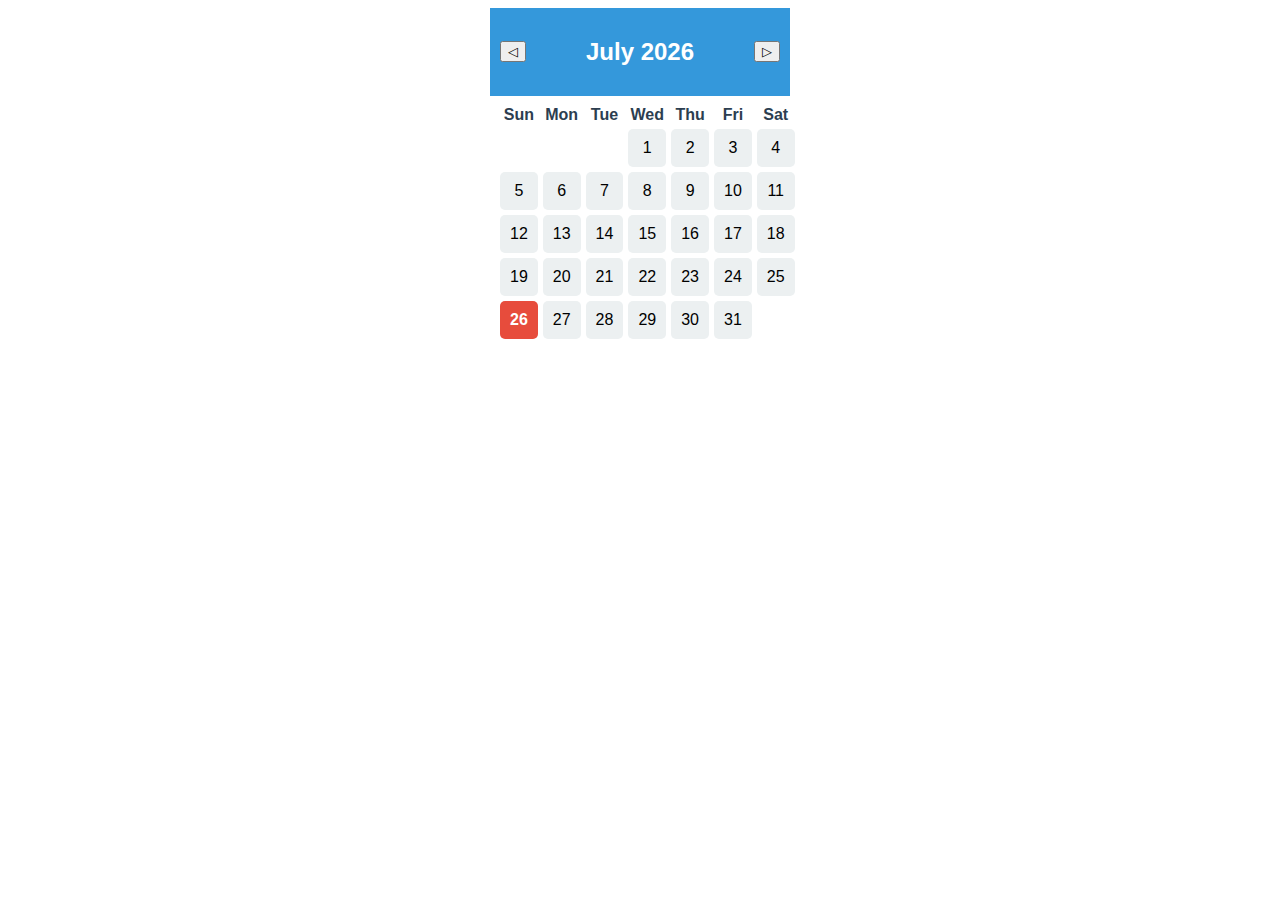
<file: aaa.html>
<!DOCTYPE html>
<html lang="en">
<head>
    <meta charset="UTF-8">
    <meta name="viewport" content="width=device-width, initial-scale=1.0">
    <title>Dynamic Calendar</title>
    <script src="https://code.jquery.com/jquery-3.6.0.min.js"></script>
    <style>
        body { font-family: Arial, sans-serif; text-align: center; }
        .calendar { width: 300px; margin: auto; }
        .calendar-header { display: flex; justify-content: space-between; align-items: center; padding: 10px; background: #3498db; color: white; }
        .calendar-days { display: grid; grid-template-columns: repeat(7, 1fr); gap: 5px; padding: 10px; }
        .day { padding: 10px; background: #ecf0f1; border-radius: 5px; }
        .today { background: #e74c3c !important; color: white; font-weight: bold; }
        .day-name { font-weight: bold; color: #2c3e50; }
    </style>
</head>
<body>
    <div class="calendar">
        <div class="calendar-header">
            <button id="prevMonth">&#9665;</button>
            <h2 id="monthYear"></h2>
            <button id="nextMonth">&#9655;</button>
        </div>
        <div class="calendar-days"></div>
    </div>

    <script>
        $(document).ready(function() {
            let currentDate = new Date();
            function renderCalendar(date) {
                let year = date.getFullYear();
                let month = date.getMonth();
                let today = new Date();
                let todayDate = today.getDate();
                let todayMonth = today.getMonth();
                let todayYear = today.getFullYear();
                let todayDayName = new Intl.DateTimeFormat('en-US', { weekday: 'long' }).format(today);
                
                $("#monthYear").text(new Intl.DateTimeFormat('en-US', { month: 'long', year: 'numeric' }).format(date));
                
                let firstDay = new Date(year, month, 1).getDay();
                let daysInMonth = new Date(year, month + 1, 0).getDate();
                let daysHtml = "";
                
                let dayNames = ['Sun', 'Mon', 'Tue', 'Wed', 'Thu', 'Fri', 'Sat'];
                for (let i = 0; i < 7; i++) {
                    daysHtml += `<div class='day-name'>${dayNames[i]}</div>`;
                }
                
                for (let i = 0; i < firstDay; i++) daysHtml += "<div></div>";
                
                for (let day = 1; day <= daysInMonth; day++) {
                    let isToday = (day === todayDate && month === todayMonth && year === todayYear);
                    daysHtml += `<div class='day ${isToday ? "today" : ""}'>${day}</div>`;
                }
                
                $(".calendar-days").html(daysHtml);
            }
            
            renderCalendar(currentDate);
            
            $("#prevMonth").click(() => { currentDate.setMonth(currentDate.getMonth() - 1); renderCalendar(currentDate); });
            $("#nextMonth").click(() => { currentDate.setMonth(currentDate.getMonth() + 1); renderCalendar(currentDate); });
        });
    </script>
</body>
</html>
</file>
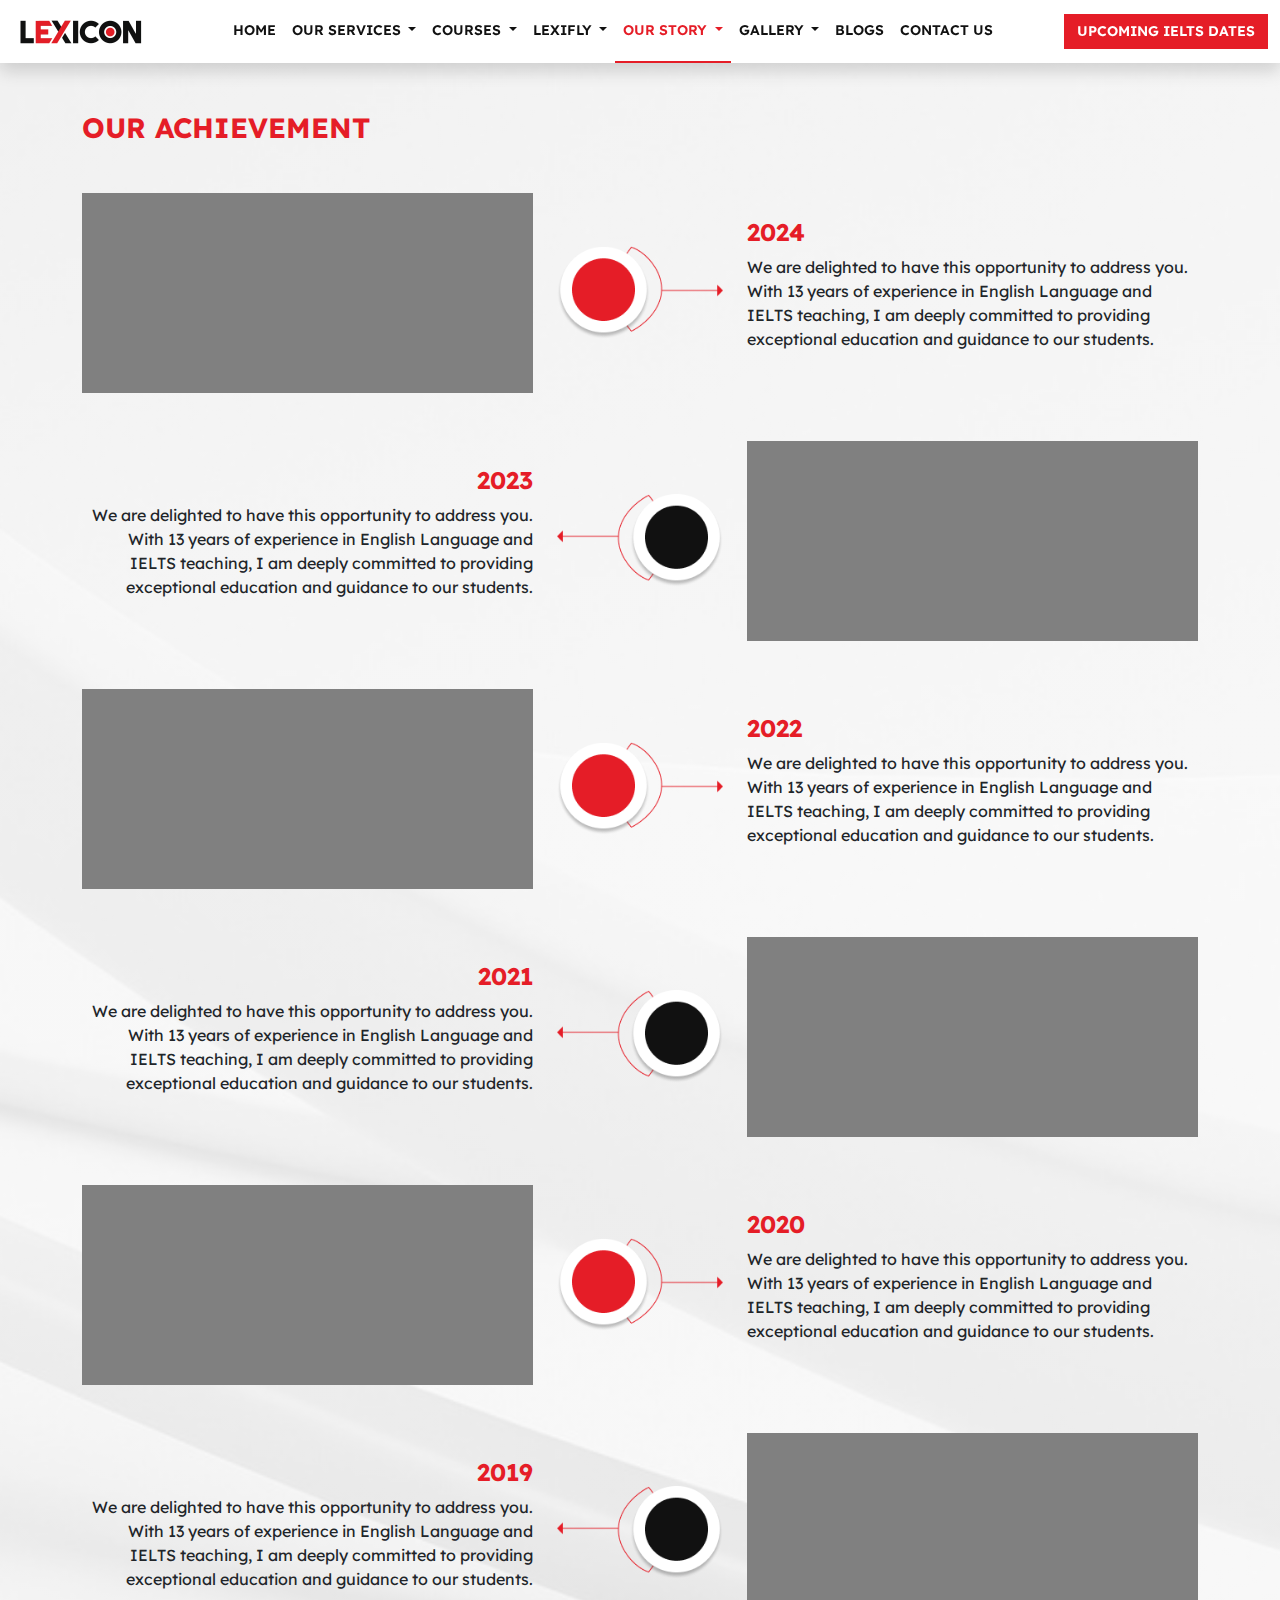
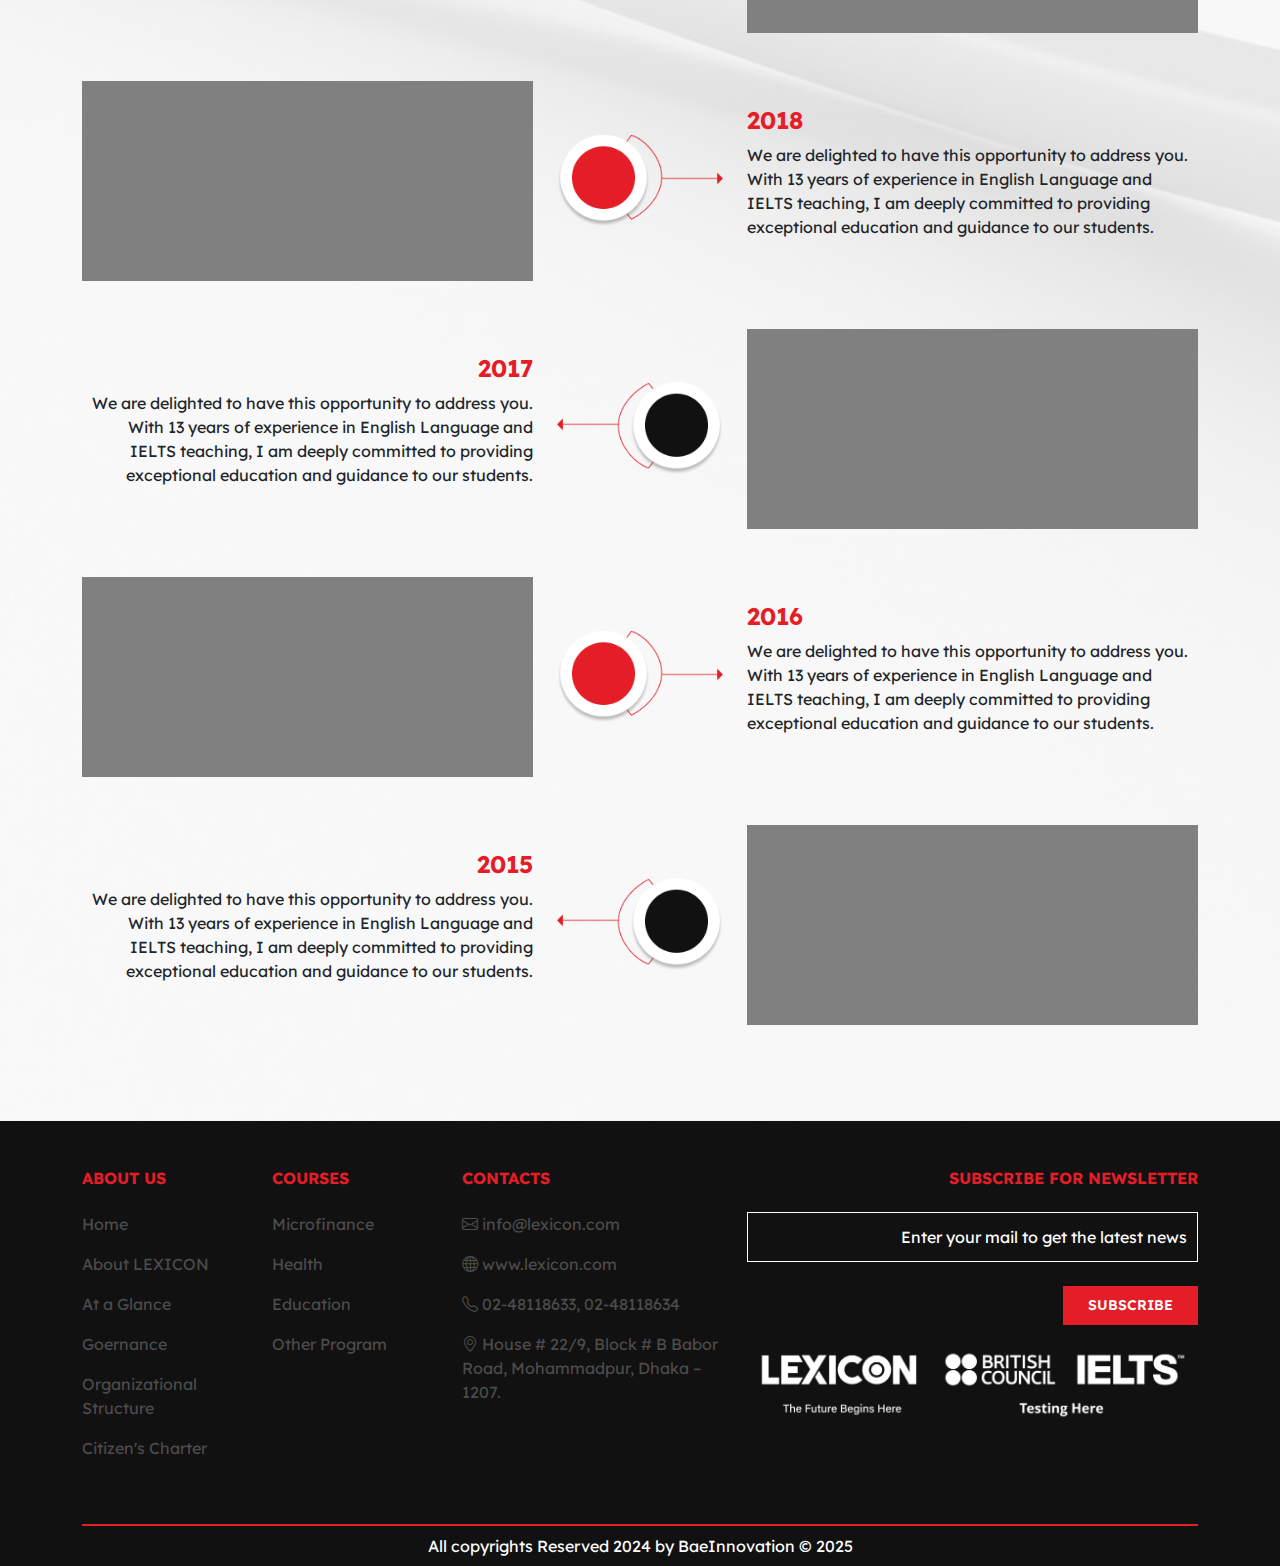
<file: achievment.html>
<!doctype html>
<html lang="en">
  <head>
    <meta charset="utf-8">
    <meta name="viewport" content="width=device-width, initial-scale=1">
    <title>Lexicon</title>
    <!-- favicon -->
    <link rel="shortcut icon" href="" type="image/x-icon">
    <!-- bootstrap css -->
    <link href="https://cdn.jsdelivr.net/npm/bootstrap@5.3.3/dist/css/bootstrap.min.css" rel="stylesheet" integrity="sha384-QWTKZyjpPEjISv5WaRU9OFeRpok6YctnYmDr5pNlyT2bRjXh0JMhjY6hW+ALEwIH" crossorigin="anonymous">
    <!-- bootstrap icon -->
    <link rel="stylesheet" href="https://cdn.jsdelivr.net/npm/bootstrap-icons@1.11.3/font/bootstrap-icons.min.css">
    <!-- google fonts -->
    <link rel="preconnect" href="https://fonts.googleapis.com">
    <link rel="preconnect" href="https://fonts.gstatic.com" crossorigin>
    <link href="https://fonts.googleapis.com/css2?family=Lexend+Deca:wght@100..900&display=swap" rel="stylesheet">
    <!-- custom css -->
    <link rel="stylesheet" href="./assets/css/style.css">
  </head>
  <body class="">

    <nav class="navbar navbar-expand-lg bg-white py-0 my-0 sticky-top shadow">
      <div class="container-fluid">
        <a class="navbar-brand" href="./index.html">
          <img src="./assets/img/logo.png" alt="logo" srcset="">
        </a>
        <button class="navbar-toggler" type="button" data-bs-toggle="collapse" data-bs-target="#navbarSupportedContent" aria-controls="navbarSupportedContent" aria-expanded="false" aria-label="Toggle navigation">
          <span class="navbar-toggler-icon"></span>
        </button>
        <div class="collapse navbar-collapse" id="navbarSupportedContent">
          <ul class="navbar-nav m-auto mb-2 mb-lg-0">

            <li class="nav-item">
              <a class="nav-link" aria-current="page" href="./index.html">HOME</a>
            </li>
            <li class="nav-item dropdown">
              <a class="nav-link dropdown-toggle" href="#" role="button" data-bs-toggle="dropdown" aria-expanded="false">
                OUR SERVICES
              </a>
              <ul class="dropdown-menu">
                <li><a class="dropdown-item" href="#">ACTION</a></li>
              </ul>
            </li>
            <li class="nav-item dropdown">
              <a class="nav-link dropdown-toggle" href="#" role="button" data-bs-toggle="dropdown" aria-expanded="false">
                COURSES
              </a>
              <ul class="dropdown-menu">
                <li><a class="dropdown-item" href="#">ACTION</a></li>
              </ul>
            </li>
            <li class="nav-item dropdown">
              <a class="nav-link dropdown-toggle" href="#" role="button" data-bs-toggle="dropdown" aria-expanded="false">
                LEXIFLY
              </a>
              <ul class="dropdown-menu">
                <li><a class="dropdown-item" href="#">ACTION</a></li>
              </ul>
            </li>
            <li class="nav-item dropdown">
              <a class="nav-link active dropdown-toggle" href="#" role="button" data-bs-toggle="dropdown" aria-expanded="false">
                OUR STORY
              </a>
              <ul class="dropdown-menu">
                <li><a class="dropdown-item" href="./who_we_are.html">Who we are ?</a></li>
                <li><a class="dropdown-item active" href="./achievment.html">Our Achievment</a></li>
                <li><a class="dropdown-item" href="./mission_vision.html">Mission Vision</a></li>
              </ul>
            </li>
            <li class="nav-item dropdown">
              <a class="nav-link dropdown-toggle" href="#" role="button" data-bs-toggle="dropdown" aria-expanded="false">
                GALLERY
              </a>
              <ul class="dropdown-menu">
                <li><a class="dropdown-item" href="./topscorer.html">TOP SCORER</a></li>
                <li><a class="dropdown-item" href="./events.html">EVENTS</a></li>
              </ul>
            </li>
            <li class="nav-item">
              <a class="nav-link" href="./blogs.html">BLOGS</a>
            </li>
            <li class="nav-item">
              <a class="nav-link" href="./contact.html">CONTACT US</a>
            </li>

          </ul>
          <ul class="navbar-nav mS-auto mb-2 mb-lg-0">
            <li class="nav-item">
              <a class="btn btn-primary-2" href="">UPCOMING IELTS DATES</a>
            </li>
          </ul>
        </div>
      </div>
    </nav>

    <section class="main-content-background">
      <div class="container py-3 py-md-5">

        <h3 class="lexicon-heading">OUR ACHIEVEMENT</h3>

        <div class="row text-center text-md-start my-5 align-items-center">
          <div class="col-md-5 mb-3 mb-md-0">
            <div style="width: 100%; height: 200px;background-color: gray;"></div>
          </div>
          <div class="col-md-2 mb-3 mb-md-0">
            <img class="img-fluid achiv-img-red" src="./assets/img/achiv1.png" alt="image">
          </div>
          <div class="col-md-5 mb-3 mb-md-0">
            <h4 class="lexicon-heading mt-5 mt-md-0">2024</h4>
            <p>We are delighted to have this opportunity to address you. With 13 years of experience in English Language and IELTS teaching, I am deeply committed to providing exceptional education and guidance to our students.</p>
          </div>
        </div>
        
        <div class="row text-center text-md-end mb-5 align-items-center">
          <div class="col-md-5 mb-3 mb-md-0 order-3 order-md-1">
            <h4 class="lexicon-heading mt-5 mt-md-0">2023</h4>
            <p>We are delighted to have this opportunity to address you. With 13 years of experience in English Language and IELTS teaching, I am deeply committed to providing exceptional education and guidance to our students.</p>
          </div>
          <div class="col-md-2 mb-3 mb-md-0 order-2 order-md-2">
            <img class="img-fluid achiv-img-black" src="./assets/img/achiv2.png" alt="image">
          </div>
          <div class="col-md-5 mb-3 mb-md-0 order-1 order-md-3">
            <div style="width: 100%; height: 200px;background-color: gray;"></div>
          </div>
        </div>

        <div class="row text-center text-md-start mb-5 align-items-center">
          <div class="col-md-5 mb-3 mb-md-0">
            <div style="width: 100%; height: 200px;background-color: gray;"></div>
          </div>
          <div class="col-md-2 mb-3 mb-md-0">
            <img class="img-fluid achiv-img-red" src="./assets/img/achiv1.png" alt="image">
          </div>
          <div class="col-md-5 mb-3 mb-md-0">
            <h4 class="lexicon-heading mt-5 mt-md-0">2022</h4>
            <p>We are delighted to have this opportunity to address you. With 13 years of experience in English Language and IELTS teaching, I am deeply committed to providing exceptional education and guidance to our students.</p>
          </div>
        </div>

        <div class="row text-center text-md-end mb-5 align-items-center">
          <div class="col-md-5 mb-3 mb-md-0 order-3 order-md-1">
            <h4 class="lexicon-heading mt-5 mt-md-0">2021</h4>
            <p>We are delighted to have this opportunity to address you. With 13 years of experience in English Language and IELTS teaching, I am deeply committed to providing exceptional education and guidance to our students.</p>
          </div>
          <div class="col-md-2 mb-3 mb-md-0 order-2 order-md-2">
            <img class="img-fluid achiv-img-black" src="./assets/img/achiv2.png" alt="image">
          </div>
          <div class="col-md-5 mb-3 mb-md-0 order-1 order-md-3">
            <div style="width: 100%; height: 200px;background-color: gray;"></div>
          </div>
        </div>

        <div class="row text-center text-md-start mb-5 align-items-center">
          <div class="col-md-5 mb-3 mb-md-0">
            <div style="width: 100%; height: 200px;background-color: gray;"></div>
          </div>
          <div class="col-md-2 mb-3 mb-md-0">
            <img class="img-fluid achiv-img-red" src="./assets/img/achiv1.png" alt="image">
          </div>
          <div class="col-md-5 mb-3 mb-md-0">
            <h4 class="lexicon-heading mt-5 mt-md-0">2020</h4>
            <p>We are delighted to have this opportunity to address you. With 13 years of experience in English Language and IELTS teaching, I am deeply committed to providing exceptional education and guidance to our students.</p>
          </div>
        </div>

        <div class="row text-center text-md-end mb-5 align-items-center">
          <div class="col-md-5 mb-3 mb-md-0 order-3 order-md-1">
            <h4 class="lexicon-heading mt-5 mt-md-0">2019</h4>
            <p>We are delighted to have this opportunity to address you. With 13 years of experience in English Language and IELTS teaching, I am deeply committed to providing exceptional education and guidance to our students.</p>
          </div>
          <div class="col-md-2 mb-3 mb-md-0 order-2 order-md-2">
            <img class="img-fluid achiv-img-black" src="./assets/img/achiv2.png" alt="image">
          </div>
          <div class="col-md-5 mb-3 mb-md-0 order-1 order-md-3">
            <div style="width: 100%; height: 200px;background-color: gray;"></div>
          </div>
        </div>

        <div class="row text-center text-md-start mb-5 align-items-center">
          <div class="col-md-5 mb-3 mb-md-0">
            <div style="width: 100%; height: 200px;background-color: gray;"></div>
          </div>
          <div class="col-md-2 mb-3 mb-md-0">
            <img class="img-fluid achiv-img-red" src="./assets/img/achiv1.png" alt="image">
          </div>
          <div class="col-md-5 mb-3 mb-md-0">
            <h4 class="lexicon-heading mt-5 mt-md-0">2018</h4>
            <p>We are delighted to have this opportunity to address you. With 13 years of experience in English Language and IELTS teaching, I am deeply committed to providing exceptional education and guidance to our students.</p>
          </div>
        </div>

        <div class="row text-center text-md-end mb-5 align-items-center">
          <div class="col-md-5 mb-3 mb-md-0 order-3 order-md-1">
            <h4 class="lexicon-heading mt-5 mt-md-0">2017</h4>
            <p>We are delighted to have this opportunity to address you. With 13 years of experience in English Language and IELTS teaching, I am deeply committed to providing exceptional education and guidance to our students.</p>
          </div>
          <div class="col-md-2 mb-3 mb-md-0 order-2 order-md-2">
            <img class="img-fluid achiv-img-black" src="./assets/img/achiv2.png" alt="image">
          </div>
          <div class="col-md-5 mb-3 mb-md-0 order-1 order-md-3">
            <div style="width: 100%; height: 200px;background-color: gray;"></div>
          </div>
        </div>

        <div class="row text-center text-md-start mb-5 align-items-center">
          <div class="col-md-5 mb-3 mb-md-0">
            <div style="width: 100%; height: 200px;background-color: gray;"></div>
          </div>
          <div class="col-md-2 mb-3 mb-md-0">
            <img class="img-fluid achiv-img-red" src="./assets/img/achiv1.png" alt="image">
          </div>
          <div class="col-md-5 mb-3 mb-md-0">
            <h4 class="lexicon-heading mt-5 mt-md-0">2016</h4>
            <p>We are delighted to have this opportunity to address you. With 13 years of experience in English Language and IELTS teaching, I am deeply committed to providing exceptional education and guidance to our students.</p>
          </div>
        </div>

        <div class="row text-center text-md-end mb-5 align-items-center">
          <div class="col-md-5 mb-3 mb-md-0 order-3 order-md-1">
            <h4 class="lexicon-heading mt-5 mt-md-0">2015</h4>
            <p>We are delighted to have this opportunity to address you. With 13 years of experience in English Language and IELTS teaching, I am deeply committed to providing exceptional education and guidance to our students.</p>
          </div>
          <div class="col-md-2 mb-3 mb-md-0 order-2 order-md-2">
            <img class="img-fluid achiv-img-black" src="./assets/img/achiv2.png" alt="image">
          </div>
          <div class="col-md-5 mb-3 mb-md-0 order-1 order-md-3">
            <div style="width: 100%; height: 200px;background-color: gray;"></div>
          </div>
        </div>
        
      </div>
    </section>

    <footer>
      <div class="container pt-5">
        <div class="row mb-5 text-center text-md-start">
          <div class="col-md-2">
            <h6 class="lexicon-heading mb-4">ABOUT US</h6>
            <p><a href="" class="footerLink">Home</a></p>
            <p><a href="" class="footerLink">About LEXICON</a></p>
            <p><a href="" class="footerLink">At a Glance</a></p>
            <p><a href="" class="footerLink">Goernance</a></p>
            <p><a href="" class="footerLink">Organizational Structure</a></p>
            <p><a href="" class="footerLink">Citizen's Charter</a></p>
          </div>
          <div class="col-md-2">
            <h6 class="lexicon-heading mb-4">COURSES</h6>
            <p><a href="" class="footerLink">Microfinance</a></p>
            <p><a href="" class="footerLink">Health</a></p>
            <p><a href="" class="footerLink">Education</a></p>
            <p><a href="" class="footerLink">Other Program</a></p>
          </div>
          <div class="col-md-3">
            <h6 class="lexicon-heading mb-4">CONTACTS</h6>
            <p><a href="" class="footerLink"><i class="bi bi-envelope"></i> info@lexicon.com</a></p>
            <p><a href="" class="footerLink"><i class="bi bi-globe"></i> www.lexicon.com</a></p>
            <p><a href="" class="footerLink"><i class="bi bi-telephone"></i> 02-48118633, 02-48118634 </a></p>
            <p><a href="" class="footerLink"><i class="bi bi-geo-alt"></i> House # 22/9, Block # B Babor Road, Mohammadpur, Dhaka – 1207.</a></p>
          </div>
          <div class="col-md-5 text-center text-md-end">
            <h6 class="lexicon-heading mb-4">SUBSCRIBE FOR NEWSLETTER</h6>
            <input type="text" name="" id="" class="form-control footer-mail-input" placeholder="Enter your mail to get the latest news"> <br>
            <a href="" class="btn btn-primary-2 px-4 py-2">SUBSCRIBE</a>
            <div class="col-12 mt-3">
              <img class="img-fluid" src="./assets/img/footer-brands.png" alt="image">
            </div>
          </div>
        </div>
        <div style="width: 100%;height: 2px;background-color: var(--color-one);"></div>
        <div class="row py-2">
          <div class="col-12 text-center">All copyrights Reserved 2024 by BaeInnovation © 2025</div>
        </div>
      </div>
    </footer>

    <!-- bootstrap js -->
    <script src="https://cdn.jsdelivr.net/npm/bootstrap@5.3.3/dist/js/bootstrap.bundle.min.js" integrity="sha384-YvpcrYf0tY3lHB60NNkmXc5s9fDVZLESaAA55NDzOxhy9GkcIdslK1eN7N6jIeHz" crossorigin="anonymous"></script>
  </body>
</html>
</file>
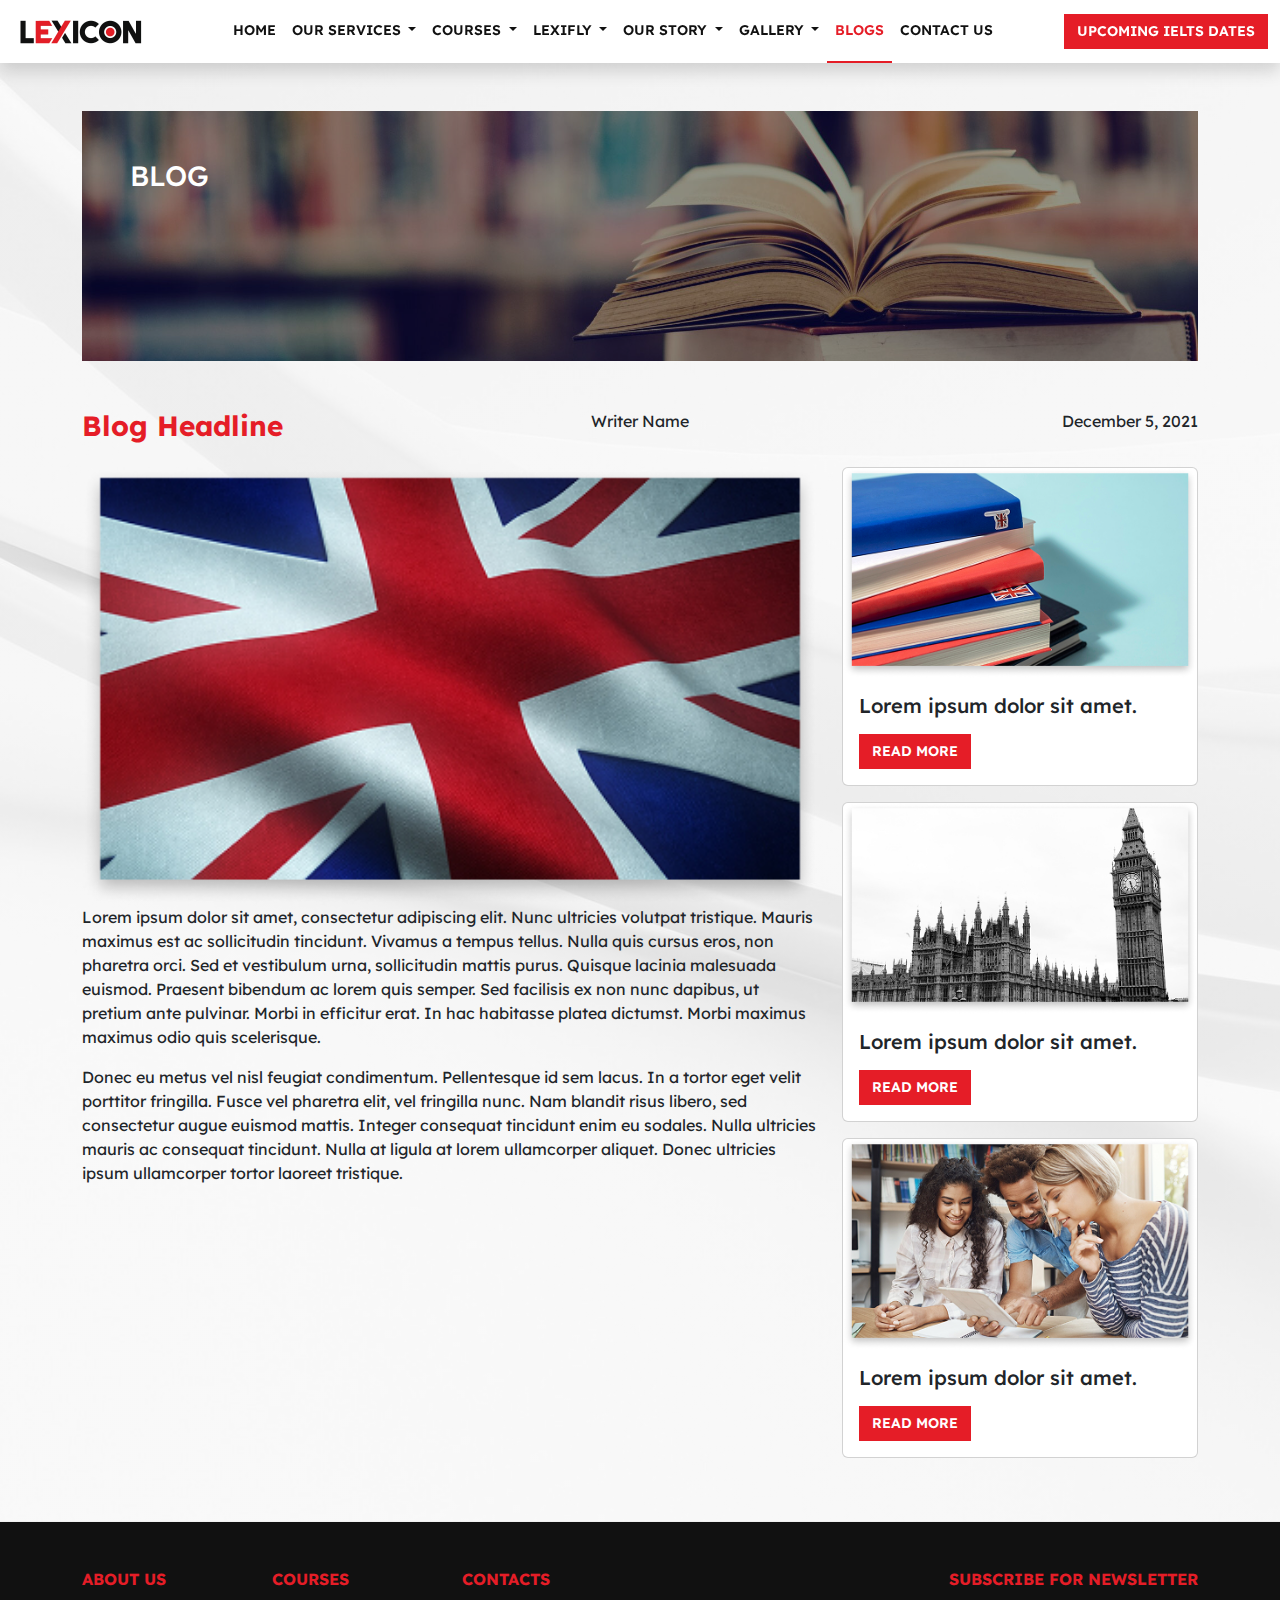
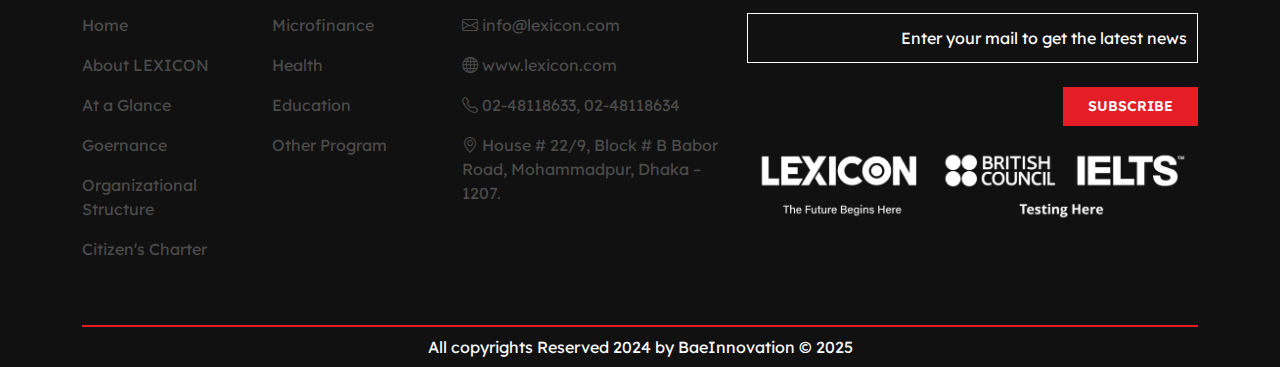
<file: blog.html>
<!doctype html>
<html lang="en">
  <head>
    <meta charset="utf-8">
    <meta name="viewport" content="width=device-width, initial-scale=1">
    <title>Lexicon</title>
    <!-- favicon -->
    <link rel="shortcut icon" href="" type="image/x-icon">
    <!-- bootstrap css -->
    <link href="https://cdn.jsdelivr.net/npm/bootstrap@5.3.3/dist/css/bootstrap.min.css" rel="stylesheet" integrity="sha384-QWTKZyjpPEjISv5WaRU9OFeRpok6YctnYmDr5pNlyT2bRjXh0JMhjY6hW+ALEwIH" crossorigin="anonymous">
    <!-- bootstrap icon -->
    <link rel="stylesheet" href="https://cdn.jsdelivr.net/npm/bootstrap-icons@1.11.3/font/bootstrap-icons.min.css">
    <!-- google fonts -->
    <link rel="preconnect" href="https://fonts.googleapis.com">
    <link rel="preconnect" href="https://fonts.gstatic.com" crossorigin>
    <link href="https://fonts.googleapis.com/css2?family=Lexend+Deca:wght@100..900&display=swap" rel="stylesheet">
    <!-- custom css -->
    <link rel="stylesheet" href="./assets/css/style.css">
  </head>
  <body class="">

    <nav class="navbar navbar-expand-lg bg-white py-0 my-0 sticky-top shadow">
      <div class="container-fluid">
        <a class="navbar-brand" href="./index.html">
          <img src="./assets/img/logo.png" alt="logo" srcset="">
        </a>
        <button class="navbar-toggler" type="button" data-bs-toggle="collapse" data-bs-target="#navbarSupportedContent" aria-controls="navbarSupportedContent" aria-expanded="false" aria-label="Toggle navigation">
          <span class="navbar-toggler-icon"></span>
        </button>
        <div class="collapse navbar-collapse" id="navbarSupportedContent">
          <ul class="navbar-nav m-auto mb-2 mb-lg-0">

            <li class="nav-item">
              <a class="nav-link" aria-current="page" href="#">HOME</a>
            </li>
            <li class="nav-item dropdown">
              <a class="nav-link dropdown-toggle" href="#" role="button" data-bs-toggle="dropdown" aria-expanded="false">
                OUR SERVICES
              </a>
              <ul class="dropdown-menu">
                <li><a class="dropdown-item" href="#">ACTION</a></li>
              </ul>
            </li>
            <li class="nav-item dropdown">
              <a class="nav-link dropdown-toggle" href="#" role="button" data-bs-toggle="dropdown" aria-expanded="false">
                COURSES
              </a>
              <ul class="dropdown-menu">
                <li><a class="dropdown-item" href="#">ACTION</a></li>
              </ul>
            </li>
            <li class="nav-item dropdown">
              <a class="nav-link dropdown-toggle" href="#" role="button" data-bs-toggle="dropdown" aria-expanded="false">
                LEXIFLY
              </a>
              <ul class="dropdown-menu">
                <li><a class="dropdown-item" href="#">ACTION</a></li>
              </ul>
            </li>
            <li class="nav-item dropdown">
              <a class="nav-link dropdown-toggle" href="#" role="button" data-bs-toggle="dropdown" aria-expanded="false">
                OUR STORY
              </a>
              <ul class="dropdown-menu">
                <li><a class="dropdown-item" href="./who_we_are.html">Who we are ?</a></li>
                <li><a class="dropdown-item" href="./achievment.html">Our Achievment</a></li>
                <li><a class="dropdown-item" href="./mission_vision.html">Mission Vision</a></li>
              </ul>
            </li>
            <li class="nav-item dropdown">
              <a class="nav-link dropdown-toggle" href="#" role="button" data-bs-toggle="dropdown" aria-expanded="false">
                GALLERY
              </a>
              <ul class="dropdown-menu">
                <li><a class="dropdown-item" href="./topscorer.html">TOP SCORER</a></li>
                <li><a class="dropdown-item" href="./events.html">EVENTS</a></li>
              </ul>
            </li>
            <li class="nav-item">
              <a class="nav-link active" href="./blogs.html">BLOGS</a>
            </li>
            <li class="nav-item">
              <a class="nav-link" href="./contact.html">CONTACT US</a>
            </li>

          </ul>
          <ul class="navbar-nav mS-auto mb-2 mb-lg-0">
            <li class="nav-item">
              <a class="btn btn-primary-2" href="">UPCOMING IELTS DATES</a>
            </li>
          </ul>
        </div>
      </div>
    </nav>

    <section class="main-content-background">
      <div class="container py-3 py-md-5">

        <div class="row">
          <div class="col-12">
            <div class="page-banner" style="background-image: url('./assets/img/blogs-back.jpg');">
              <h3 class="text-center text-md-start pt-5 ps-0 ps-md-5">BLOG</h3>
            </div>
          </div>
        </div>

        <div class="row mt-5 mb-3">
          <div class="col-md-4">
            <h3 class="lexicon-heading">Blog Headline</h3>
          </div>
          <div class="col-md-4 text-md-center">Writer Name</div>
          <div class="col-md-4 text-md-end">December 5, 2021</div>
        </div>

        <div class="row">

          <div class="col-md-8">
            <img class="img-fluid w-100" src="./assets/img/blog1.png" alt="image">
            <p>Lorem ipsum dolor sit amet, consectetur adipiscing elit. Nunc ultricies volutpat tristique. Mauris maximus est ac sollicitudin tincidunt. Vivamus a tempus tellus. Nulla quis cursus eros, non pharetra orci. Sed et vestibulum urna, sollicitudin mattis purus. Quisque lacinia malesuada euismod. Praesent bibendum ac lorem quis semper. Sed facilisis ex non nunc dapibus, ut pretium ante pulvinar. Morbi in efficitur erat. In hac habitasse platea dictumst. Morbi maximus maximus odio quis scelerisque.</p>
            <p>Donec eu metus vel nisl feugiat condimentum. Pellentesque id sem lacus. In a tortor eget velit porttitor fringilla. Fusce vel pharetra elit, vel fringilla nunc. Nam blandit risus libero, sed consectetur augue euismod mattis. Integer consequat tincidunt enim eu sodales. Nulla ultricies mauris ac consequat tincidunt. Nulla at ligula at lorem ullamcorper aliquet. Donec ultricies ipsum ullamcorper tortor laoreet tristique.</p>
          </div>



          <div class="col-md-4">
            <div class="row">

              <div class="col-md-12 mb-3">
                <div class="card">
                  <img src="./assets/img/blog3.png" class="card-img-top rounded" alt="image">
                  <div class="card-body">
                    <h5 class="card-title mb-3">Lorem ipsum dolor sit amet.</h5>
                    <a href="./blog.html" class="btn btn-primary-2">READ MORE</a>
                  </div>
                </div>
              </div>
              <div class="col-md-12 mb-3">
                <div class="card">
                  <img src="./assets/img/blog4.png" class="card-img-top rounded" alt="image">
                  <div class="card-body">
                    <h5 class="card-title mb-3">Lorem ipsum dolor sit amet.</h5>
                    <a href="./blog.html" class="btn btn-primary-2">READ MORE</a>
                  </div>
                </div>
              </div>
              <div class="col-md-12 mb-3">
                <div class="card">
                  <img src="./assets/img/blog5.png" class="card-img-top rounded" alt="image">
                  <div class="card-body">
                    <h5 class="card-title mb-3">Lorem ipsum dolor sit amet.</h5>
                    <a href="./blog.html" class="btn btn-primary-2">READ MORE</a>
                  </div>
                </div>
              </div>

            </div>
          </div>

        </div>
        
      </div>
    </section>

    <footer>
      <div class="container pt-5">
        <div class="row mb-5 text-center text-md-start">
          <div class="col-md-2">
            <h6 class="lexicon-heading mb-4">ABOUT US</h6>
            <p><a href="" class="footerLink">Home</a></p>
            <p><a href="" class="footerLink">About LEXICON</a></p>
            <p><a href="" class="footerLink">At a Glance</a></p>
            <p><a href="" class="footerLink">Goernance</a></p>
            <p><a href="" class="footerLink">Organizational Structure</a></p>
            <p><a href="" class="footerLink">Citizen's Charter</a></p>
          </div>
          <div class="col-md-2">
            <h6 class="lexicon-heading mb-4">COURSES</h6>
            <p><a href="" class="footerLink">Microfinance</a></p>
            <p><a href="" class="footerLink">Health</a></p>
            <p><a href="" class="footerLink">Education</a></p>
            <p><a href="" class="footerLink">Other Program</a></p>
          </div>
          <div class="col-md-3">
            <h6 class="lexicon-heading mb-4">CONTACTS</h6>
            <p><a href="" class="footerLink"><i class="bi bi-envelope"></i> info@lexicon.com</a></p>
            <p><a href="" class="footerLink"><i class="bi bi-globe"></i> www.lexicon.com</a></p>
            <p><a href="" class="footerLink"><i class="bi bi-telephone"></i> 02-48118633, 02-48118634 </a></p>
            <p><a href="" class="footerLink"><i class="bi bi-geo-alt"></i> House # 22/9, Block # B Babor Road, Mohammadpur, Dhaka – 1207.</a></p>
          </div>
          <div class="col-md-5 text-center text-md-end">
            <h6 class="lexicon-heading mb-4">SUBSCRIBE FOR NEWSLETTER</h6>
            <input type="text" name="" id="" class="form-control footer-mail-input" placeholder="Enter your mail to get the latest news"> <br>
            <a href="" class="btn btn-primary-2 px-4 py-2">SUBSCRIBE</a>
            <div class="col-12 mt-3">
              <img class="img-fluid" src="./assets/img/footer-brands.png" alt="image">
            </div>
          </div>
        </div>
        <div style="width: 100%;height: 2px;background-color: var(--color-one);"></div>
        <div class="row py-2">
          <div class="col-12 text-center">All copyrights Reserved 2024 by BaeInnovation © 2025</div>
        </div>
      </div>
    </footer>

    <!-- bootstrap js -->
    <script src="https://cdn.jsdelivr.net/npm/bootstrap@5.3.3/dist/js/bootstrap.bundle.min.js" integrity="sha384-YvpcrYf0tY3lHB60NNkmXc5s9fDVZLESaAA55NDzOxhy9GkcIdslK1eN7N6jIeHz" crossorigin="anonymous"></script>
  </body>
</html>
</file>
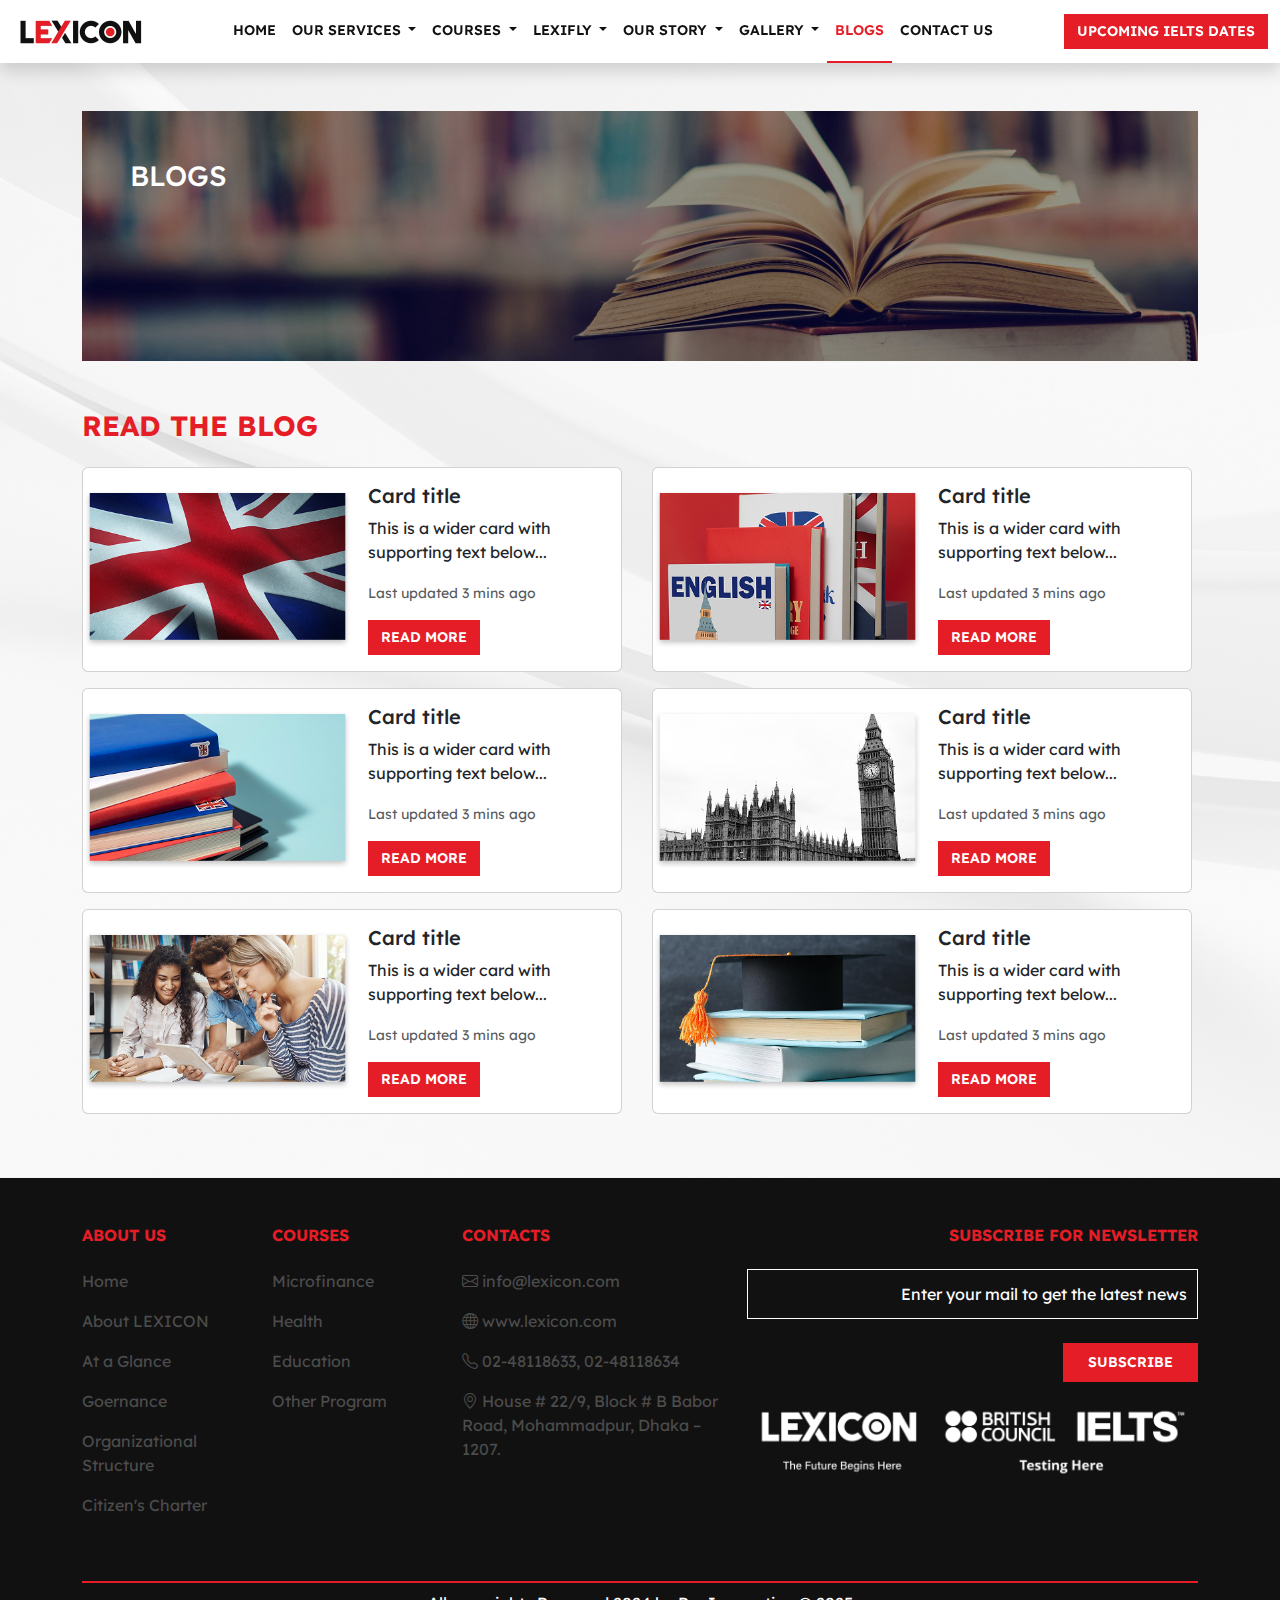
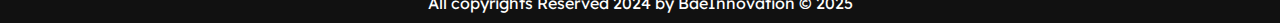
<file: blogs.html>
<!doctype html>
<html lang="en">
  <head>
    <meta charset="utf-8">
    <meta name="viewport" content="width=device-width, initial-scale=1">
    <title>Lexicon</title>
    <!-- favicon -->
    <link rel="shortcut icon" href="" type="image/x-icon">
    <!-- bootstrap css -->
    <link href="https://cdn.jsdelivr.net/npm/bootstrap@5.3.3/dist/css/bootstrap.min.css" rel="stylesheet" integrity="sha384-QWTKZyjpPEjISv5WaRU9OFeRpok6YctnYmDr5pNlyT2bRjXh0JMhjY6hW+ALEwIH" crossorigin="anonymous">
    <!-- bootstrap icon -->
    <link rel="stylesheet" href="https://cdn.jsdelivr.net/npm/bootstrap-icons@1.11.3/font/bootstrap-icons.min.css">
    <!-- google fonts -->
    <link rel="preconnect" href="https://fonts.googleapis.com">
    <link rel="preconnect" href="https://fonts.gstatic.com" crossorigin>
    <link href="https://fonts.googleapis.com/css2?family=Lexend+Deca:wght@100..900&display=swap" rel="stylesheet">
    <!-- custom css -->
    <link rel="stylesheet" href="./assets/css/style.css">
  </head>
  <body class="">

    <nav class="navbar navbar-expand-lg bg-white py-0 my-0 sticky-top shadow">
      <div class="container-fluid">
        <a class="navbar-brand" href="./index.html">
          <img src="./assets/img/logo.png" alt="logo" srcset="">
        </a>
        <button class="navbar-toggler" type="button" data-bs-toggle="collapse" data-bs-target="#navbarSupportedContent" aria-controls="navbarSupportedContent" aria-expanded="false" aria-label="Toggle navigation">
          <span class="navbar-toggler-icon"></span>
        </button>
        <div class="collapse navbar-collapse" id="navbarSupportedContent">
          <ul class="navbar-nav m-auto mb-2 mb-lg-0">

            <li class="nav-item">
              <a class="nav-link" aria-current="page" href="#">HOME</a>
            </li>
            <li class="nav-item dropdown">
              <a class="nav-link dropdown-toggle" href="#" role="button" data-bs-toggle="dropdown" aria-expanded="false">
                OUR SERVICES
              </a>
              <ul class="dropdown-menu">
                <li><a class="dropdown-item" href="#">ACTION</a></li>
              </ul>
            </li>
            <li class="nav-item dropdown">
              <a class="nav-link dropdown-toggle" href="#" role="button" data-bs-toggle="dropdown" aria-expanded="false">
                COURSES
              </a>
              <ul class="dropdown-menu">
                <li><a class="dropdown-item" href="#">ACTION</a></li>
              </ul>
            </li>
            <li class="nav-item dropdown">
              <a class="nav-link dropdown-toggle" href="#" role="button" data-bs-toggle="dropdown" aria-expanded="false">
                LEXIFLY
              </a>
              <ul class="dropdown-menu">
                <li><a class="dropdown-item" href="#">ACTION</a></li>
              </ul>
            </li>
            <li class="nav-item dropdown">
              <a class="nav-link dropdown-toggle" href="#" role="button" data-bs-toggle="dropdown" aria-expanded="false">
                OUR STORY
              </a>
              <ul class="dropdown-menu">
                <li><a class="dropdown-item" href="./who_we_are.html">Who we are ?</a></li>
                <li><a class="dropdown-item" href="./achievment.html">Our Achievment</a></li>
                <li><a class="dropdown-item" href="./mission_vision.html">Mission Vision</a></li>
              </ul>
            </li>
            <li class="nav-item dropdown">
              <a class="nav-link dropdown-toggle" href="#" role="button" data-bs-toggle="dropdown" aria-expanded="false">
                GALLERY
              </a>
              <ul class="dropdown-menu">
                <li><a class="dropdown-item" href="./topscorer.html">TOP SCORER</a></li>
                <li><a class="dropdown-item" href="./events.html">EVENTS</a></li>
              </ul>
            </li>
            <li class="nav-item">
              <a class="nav-link active" href="./blogs.html">BLOGS</a>
            </li>
            <li class="nav-item">
              <a class="nav-link" href="./contact.html">CONTACT US</a>
            </li>

          </ul>
          <ul class="navbar-nav mS-auto mb-2 mb-lg-0">
            <li class="nav-item">
              <a class="btn btn-primary-2" href="">UPCOMING IELTS DATES</a>
            </li>
          </ul>
        </div>
      </div>
    </nav>

    <section class="main-content-background">
      <div class="container py-3 py-md-5">

        <div class="row">
          <div class="col-12">
            <div class="page-banner" style="background-image: url('./assets/img/blogs-back.jpg');">
              <h3 class="text-center text-md-start pt-5 ps-0 ps-md-5">BLOGS</h3>
            </div>
          </div>
        </div>

        <div class="row mt-5 mb-3">
          <div class="col-12">
            <h3 class="lexicon-heading">READ THE BLOG</h3>
          </div>
        </div>

        <div class="row">

          <div class="col-md-6">
            <div class="card mb-3" style="max-width: 540px;">
              <div class="row g-0 align-items-center">
                <div class="col-md-6">
                  <img src="./assets/img/blog1.png" class="img-fluid rounded-start" alt="...">
                </div>
                <div class="col-md-6">
                  <div class="card-body">
                    <h5 class="card-title">Card title</h5>
                    <p class="card-text">This is a wider card with supporting text below...</p>
                    <p class="card-text"><small class="text-body-secondary">Last updated 3 mins ago</small></p>
                    <a href="./blog.html" class="btn btn-primary-2">READ MORE</a>
                  </div>
                </div>
              </div>
            </div>
          </div>
          <div class="col-md-6">
            <div class="card mb-3" style="max-width: 540px;">
              <div class="row g-0 align-items-center">
                <div class="col-md-6">
                  <img src="./assets/img/blog2.png" class="img-fluid rounded-start" alt="...">
                </div>
                <div class="col-md-6">
                  <div class="card-body">
                    <h5 class="card-title">Card title</h5>
                    <p class="card-text">This is a wider card with supporting text below...</p>
                    <p class="card-text"><small class="text-body-secondary">Last updated 3 mins ago</small></p>
                    <a href="./blog.html" class="btn btn-primary-2">READ MORE</a>
                  </div>
                </div>
              </div>
            </div>
          </div>
          <div class="col-md-6">
            <div class="card mb-3" style="max-width: 540px;">
              <div class="row g-0 align-items-center">
                <div class="col-md-6">
                  <img src="./assets/img/blog3.png" class="img-fluid rounded-start" alt="...">
                </div>
                <div class="col-md-6">
                  <div class="card-body">
                    <h5 class="card-title">Card title</h5>
                    <p class="card-text">This is a wider card with supporting text below...</p>
                    <p class="card-text"><small class="text-body-secondary">Last updated 3 mins ago</small></p>
                    <a href="./blog.html" class="btn btn-primary-2">READ MORE</a>
                  </div>
                </div>
              </div>
            </div>
          </div>
          <div class="col-md-6">
            <div class="card mb-3" style="max-width: 540px;">
              <div class="row g-0 align-items-center">
                <div class="col-md-6">
                  <img src="./assets/img/blog4.png" class="img-fluid rounded-start" alt="...">
                </div>
                <div class="col-md-6">
                  <div class="card-body">
                    <h5 class="card-title">Card title</h5>
                    <p class="card-text">This is a wider card with supporting text below...</p>
                    <p class="card-text"><small class="text-body-secondary">Last updated 3 mins ago</small></p>
                    <a href="./blog.html" class="btn btn-primary-2">READ MORE</a>
                  </div>
                </div>
              </div>
            </div>
          </div>
          <div class="col-md-6">
            <div class="card mb-3" style="max-width: 540px;">
              <div class="row g-0 align-items-center">
                <div class="col-md-6">
                  <img src="./assets/img/blog5.png" class="img-fluid rounded-start" alt="...">
                </div>
                <div class="col-md-6">
                  <div class="card-body">
                    <h5 class="card-title">Card title</h5>
                    <p class="card-text">This is a wider card with supporting text below...</p>
                    <p class="card-text"><small class="text-body-secondary">Last updated 3 mins ago</small></p>
                    <a href="./blog.html" class="btn btn-primary-2">READ MORE</a>
                  </div>
                </div>
              </div>
            </div>
          </div>
          <div class="col-md-6">
            <div class="card mb-3" style="max-width: 540px;">
              <div class="row g-0 align-items-center">
                <div class="col-md-6">
                  <img src="./assets/img/blog6.png" class="img-fluid rounded-start" alt="...">
                </div>
                <div class="col-md-6">
                  <div class="card-body">
                    <h5 class="card-title">Card title</h5>
                    <p class="card-text">This is a wider card with supporting text below...</p>
                    <p class="card-text"><small class="text-body-secondary">Last updated 3 mins ago</small></p>
                    <a href="./blog.html" class="btn btn-primary-2">READ MORE</a>
                  </div>
                </div>
              </div>
            </div>
          </div>

        </div>
        
      </div>
    </section>

    <footer>
      <div class="container pt-5">
        <div class="row mb-5 text-center text-md-start">
          <div class="col-md-2">
            <h6 class="lexicon-heading mb-4">ABOUT US</h6>
            <p><a href="" class="footerLink">Home</a></p>
            <p><a href="" class="footerLink">About LEXICON</a></p>
            <p><a href="" class="footerLink">At a Glance</a></p>
            <p><a href="" class="footerLink">Goernance</a></p>
            <p><a href="" class="footerLink">Organizational Structure</a></p>
            <p><a href="" class="footerLink">Citizen's Charter</a></p>
          </div>
          <div class="col-md-2">
            <h6 class="lexicon-heading mb-4">COURSES</h6>
            <p><a href="" class="footerLink">Microfinance</a></p>
            <p><a href="" class="footerLink">Health</a></p>
            <p><a href="" class="footerLink">Education</a></p>
            <p><a href="" class="footerLink">Other Program</a></p>
          </div>
          <div class="col-md-3">
            <h6 class="lexicon-heading mb-4">CONTACTS</h6>
            <p><a href="" class="footerLink"><i class="bi bi-envelope"></i> info@lexicon.com</a></p>
            <p><a href="" class="footerLink"><i class="bi bi-globe"></i> www.lexicon.com</a></p>
            <p><a href="" class="footerLink"><i class="bi bi-telephone"></i> 02-48118633, 02-48118634 </a></p>
            <p><a href="" class="footerLink"><i class="bi bi-geo-alt"></i> House # 22/9, Block # B Babor Road, Mohammadpur, Dhaka – 1207.</a></p>
          </div>
          <div class="col-md-5 text-center text-md-end">
            <h6 class="lexicon-heading mb-4">SUBSCRIBE FOR NEWSLETTER</h6>
            <input type="text" name="" id="" class="form-control footer-mail-input" placeholder="Enter your mail to get the latest news"> <br>
            <a href="" class="btn btn-primary-2 px-4 py-2">SUBSCRIBE</a>
            <div class="col-12 mt-3">
              <img class="img-fluid" src="./assets/img/footer-brands.png" alt="image">
            </div>
          </div>
        </div>
        <div style="width: 100%;height: 2px;background-color: var(--color-one);"></div>
        <div class="row py-2">
          <div class="col-12 text-center">All copyrights Reserved 2024 by BaeInnovation © 2025</div>
        </div>
      </div>
    </footer>

    <!-- bootstrap js -->
    <script src="https://cdn.jsdelivr.net/npm/bootstrap@5.3.3/dist/js/bootstrap.bundle.min.js" integrity="sha384-YvpcrYf0tY3lHB60NNkmXc5s9fDVZLESaAA55NDzOxhy9GkcIdslK1eN7N6jIeHz" crossorigin="anonymous"></script>
  </body>
</html>
</file>
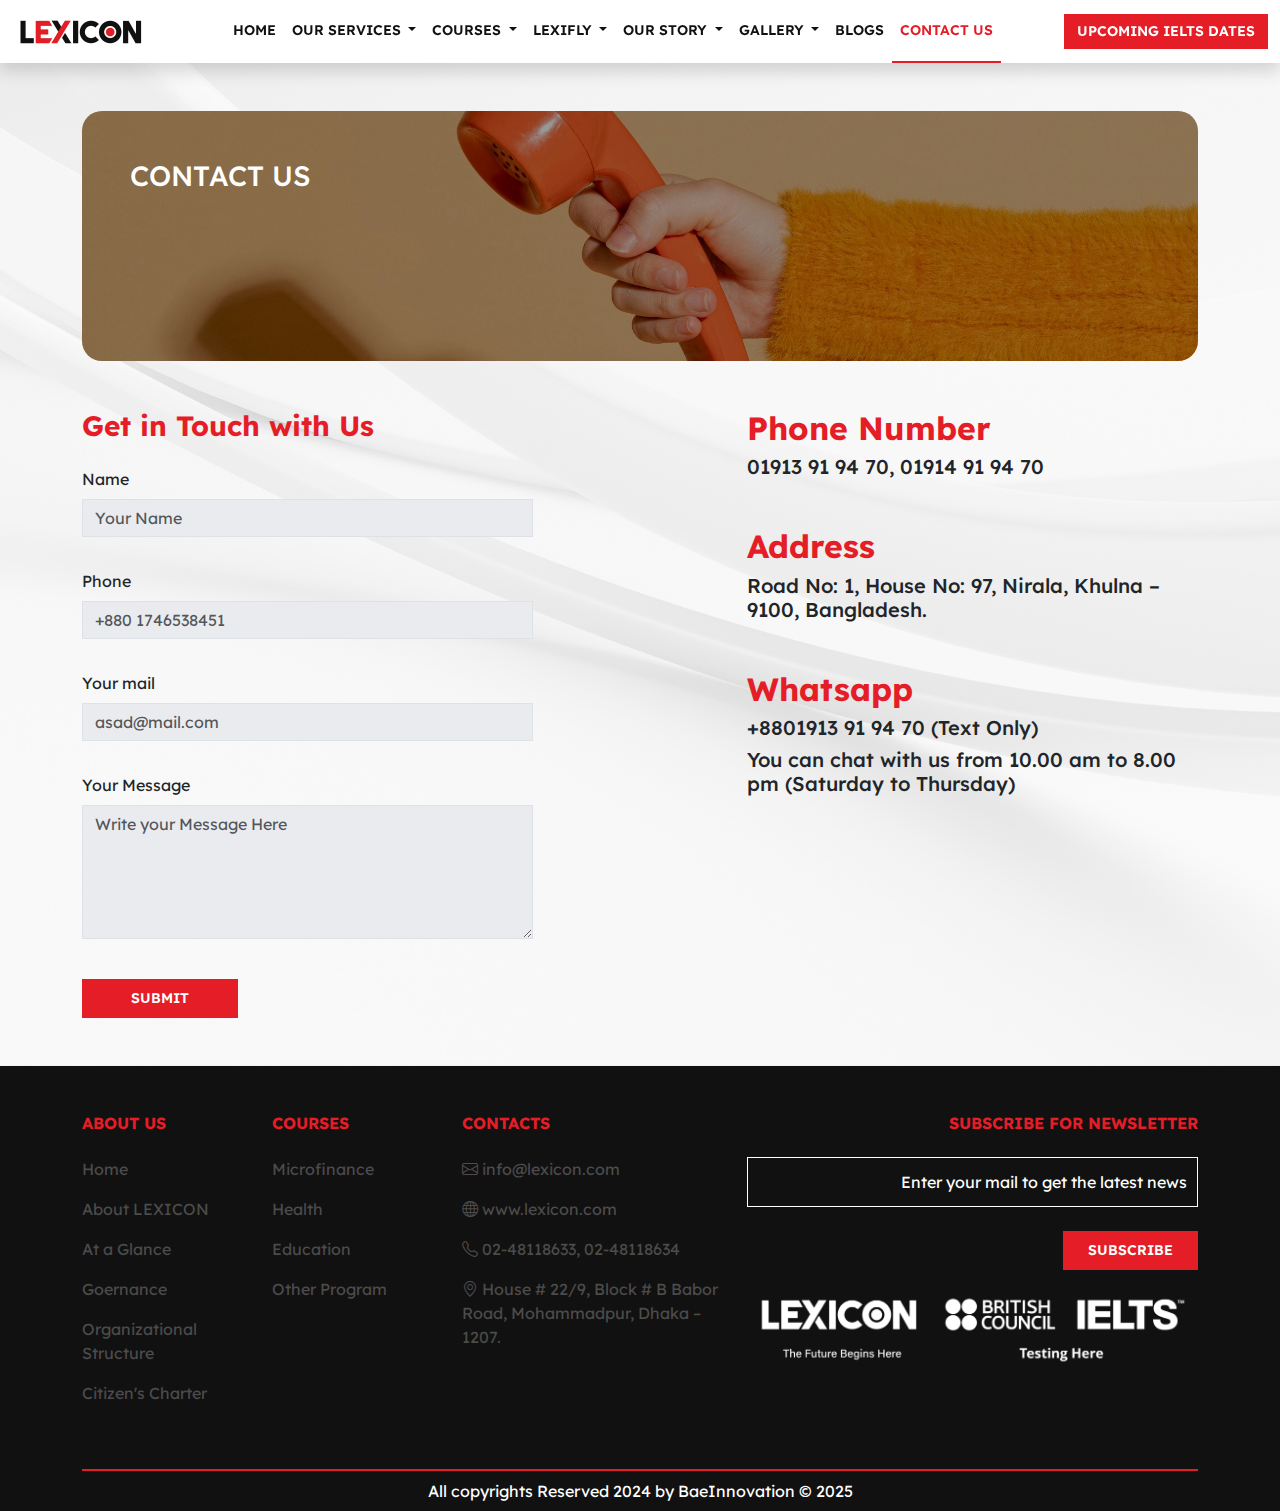
<file: contact.html>
<!doctype html>
<html lang="en">
  <head>
    <meta charset="utf-8">
    <meta name="viewport" content="width=device-width, initial-scale=1">
    <title>Lexicon</title>
    <!-- favicon -->
    <link rel="shortcut icon" href="" type="image/x-icon">
    <!-- bootstrap css -->
    <link href="https://cdn.jsdelivr.net/npm/bootstrap@5.3.3/dist/css/bootstrap.min.css" rel="stylesheet" integrity="sha384-QWTKZyjpPEjISv5WaRU9OFeRpok6YctnYmDr5pNlyT2bRjXh0JMhjY6hW+ALEwIH" crossorigin="anonymous">
    <!-- bootstrap icon -->
    <link rel="stylesheet" href="https://cdn.jsdelivr.net/npm/bootstrap-icons@1.11.3/font/bootstrap-icons.min.css">
    <!-- google fonts -->
    <link rel="preconnect" href="https://fonts.googleapis.com">
    <link rel="preconnect" href="https://fonts.gstatic.com" crossorigin>
    <link href="https://fonts.googleapis.com/css2?family=Lexend+Deca:wght@100..900&display=swap" rel="stylesheet">
    <!-- custom css -->
    <link rel="stylesheet" href="./assets/css/style.css">
  </head>
  <body class="">

    <nav class="navbar navbar-expand-lg bg-white py-0 my-0 sticky-top shadow">
      <div class="container-fluid">
        <a class="navbar-brand" href="./index.html">
          <img src="./assets/img/logo.png" alt="logo" srcset="">
        </a>
        <button class="navbar-toggler" type="button" data-bs-toggle="collapse" data-bs-target="#navbarSupportedContent" aria-controls="navbarSupportedContent" aria-expanded="false" aria-label="Toggle navigation">
          <span class="navbar-toggler-icon"></span>
        </button>
        <div class="collapse navbar-collapse" id="navbarSupportedContent">
          <ul class="navbar-nav m-auto mb-2 mb-lg-0">

            <li class="nav-item">
              <a class="nav-link" aria-current="page" href="./index.html">HOME</a>
            </li>
            <li class="nav-item dropdown">
              <a class="nav-link dropdown-toggle" href="#" role="button" data-bs-toggle="dropdown" aria-expanded="false">
                OUR SERVICES
              </a>
              <ul class="dropdown-menu">
                <li><a class="dropdown-item" href="#">ACTION</a></li>
              </ul>
            </li>
            <li class="nav-item dropdown">
              <a class="nav-link dropdown-toggle" href="#" role="button" data-bs-toggle="dropdown" aria-expanded="false">
                COURSES
              </a>
              <ul class="dropdown-menu">
                <li><a class="dropdown-item" href="#">ACTION</a></li>
              </ul>
            </li>
            <li class="nav-item dropdown">
              <a class="nav-link dropdown-toggle" href="#" role="button" data-bs-toggle="dropdown" aria-expanded="false">
                LEXIFLY
              </a>
              <ul class="dropdown-menu">
                <li><a class="dropdown-item" href="#">ACTION</a></li>
              </ul>
            </li>
            <li class="nav-item dropdown">
              <a class="nav-link dropdown-toggle" href="#" role="button" data-bs-toggle="dropdown" aria-expanded="false">
                OUR STORY
              </a>
              <ul class="dropdown-menu">
                <li><a class="dropdown-item" href="./who_we_are.html">Who we are ?</a></li>
                <li><a class="dropdown-item" href="./achievment.html">Our Achievment</a></li>
                <li><a class="dropdown-item" href="./mission_vision.html">Mission Vision</a></li>
              </ul>
            </li>
            <li class="nav-item dropdown">
              <a class="nav-link dropdown-toggle" href="#" role="button" data-bs-toggle="dropdown" aria-expanded="false">
                GALLERY
              </a>
              <ul class="dropdown-menu">
                <li><a class="dropdown-item" href="./topscorer.html">TOP SCORER</a></li>
                <li><a class="dropdown-item" href="./events.html">EVENTS</a></li>
              </ul>
            </li>
            <li class="nav-item">
              <a class="nav-link" href="./blogs.html">BLOGS</a>
            </li>
            <li class="nav-item">
              <a class="nav-link active" href="./contact.html">CONTACT US</a>
            </li>

          </ul>
          <ul class="navbar-nav mS-auto mb-2 mb-lg-0">
            <li class="nav-item">
              <a class="btn btn-primary-2" href="">UPCOMING IELTS DATES</a>
            </li>
          </ul>
        </div>
      </div>
    </nav>

    <section class="main-content-background">
      <div class="container py-3 py-md-5">

        <div class="row">
          <div class="col-12">
            <div class="page-banner page-banner-curve" style="background-image: url('./assets/img/contact-back.jpg');">
              <h3 class="text-center text-md-start pt-5 ps-0 ps-md-5">CONTACT US</h3>
            </div>
          </div>
        </div>

        <div class="row mt-5 justify-content-between">
          <div class="col-md-5">
            <h3 class="lexicon-heading">Get in Touch with Us</h3>
            <form action="">
            <div class="row">

              <div class="col-md-12 my-3">
                <label for="">Name</label>
                <input type="text" name="" id="" placeholder="Your Name" class="form-control mt-2 white-form-control">
              </div>
              <div class="col-md-12 my-3">
                <label for="">Phone</label>
                <input type="text" name="" id="" placeholder="+880 1746538451" class="form-control mt-2 white-form-control">
              </div>
              <div class="col-md-12 my-3">
                <label for="">Your mail</label>
                <input type="text" name="" id="" placeholder="asad@mail.com" class="form-control mt-2 white-form-control">
              </div>
              <div class="col-md-12 my-3">
                <label for="">Your Message</label>
                <textarea name="" id="" rows="5" cols="33" class="form-control mt-2 white-form-control" placeholder="Write your Message Here"></textarea>
              </div>

              <div class="col-12 mt-4">
                <button type="button" class="btn btn-primary-2 px-5 py-2">SUBMIT</button>
              </div>

            </div>
            </form>
          </div>

          <div class="col-md-5 mt-5 mt-md-0 text-center text-md-start">
            <h2 class="lexicon-heading">Phone Number</h2>
            <h5>
              01913 91 94 70, 01914 91 94 70
            </h5>

            <h2 class="lexicon-heading mt-5">Address</h2>
            <h5>Road No: 1, House No: 97, Nirala, Khulna – 9100, Bangladesh.</h5>

            <h2 class="lexicon-heading mt-5">Whatsapp</h2>
            <h5>+8801913 91 94 70 (Text Only)</h5>

            <h5>You can chat with us from 10.00 am to 8.00 pm (Saturday to Thursday)</h5>

          </div>

        </div>
        
      </div>
    </section>

    <footer>
      <div class="container pt-5">
        <div class="row mb-5 text-center text-md-start">
          <div class="col-md-2">
            <h6 class="lexicon-heading mb-4">ABOUT US</h6>
            <p><a href="" class="footerLink">Home</a></p>
            <p><a href="" class="footerLink">About LEXICON</a></p>
            <p><a href="" class="footerLink">At a Glance</a></p>
            <p><a href="" class="footerLink">Goernance</a></p>
            <p><a href="" class="footerLink">Organizational Structure</a></p>
            <p><a href="" class="footerLink">Citizen's Charter</a></p>
          </div>
          <div class="col-md-2">
            <h6 class="lexicon-heading mb-4">COURSES</h6>
            <p><a href="" class="footerLink">Microfinance</a></p>
            <p><a href="" class="footerLink">Health</a></p>
            <p><a href="" class="footerLink">Education</a></p>
            <p><a href="" class="footerLink">Other Program</a></p>
          </div>
          <div class="col-md-3">
            <h6 class="lexicon-heading mb-4">CONTACTS</h6>
            <p><a href="" class="footerLink"><i class="bi bi-envelope"></i> info@lexicon.com</a></p>
            <p><a href="" class="footerLink"><i class="bi bi-globe"></i> www.lexicon.com</a></p>
            <p><a href="" class="footerLink"><i class="bi bi-telephone"></i> 02-48118633, 02-48118634 </a></p>
            <p><a href="" class="footerLink"><i class="bi bi-geo-alt"></i> House # 22/9, Block # B Babor Road, Mohammadpur, Dhaka – 1207.</a></p>
          </div>
          <div class="col-md-5 text-center text-md-end">
            <h6 class="lexicon-heading mb-4">SUBSCRIBE FOR NEWSLETTER</h6>
            <input type="text" name="" id="" class="form-control footer-mail-input" placeholder="Enter your mail to get the latest news"> <br>
            <a href="" class="btn btn-primary-2 px-4 py-2">SUBSCRIBE</a>
            <div class="col-12 mt-3">
              <img class="img-fluid" src="./assets/img/footer-brands.png" alt="image">
            </div>
          </div>
        </div>
        <div style="width: 100%;height: 2px;background-color: var(--color-one);"></div>
        <div class="row py-2">
          <div class="col-12 text-center">All copyrights Reserved 2024 by BaeInnovation © 2025</div>
        </div>
      </div>
    </footer>

    <!-- bootstrap js -->
    <script src="https://cdn.jsdelivr.net/npm/bootstrap@5.3.3/dist/js/bootstrap.bundle.min.js" integrity="sha384-YvpcrYf0tY3lHB60NNkmXc5s9fDVZLESaAA55NDzOxhy9GkcIdslK1eN7N6jIeHz" crossorigin="anonymous"></script>
  </body>
</html>
</file>
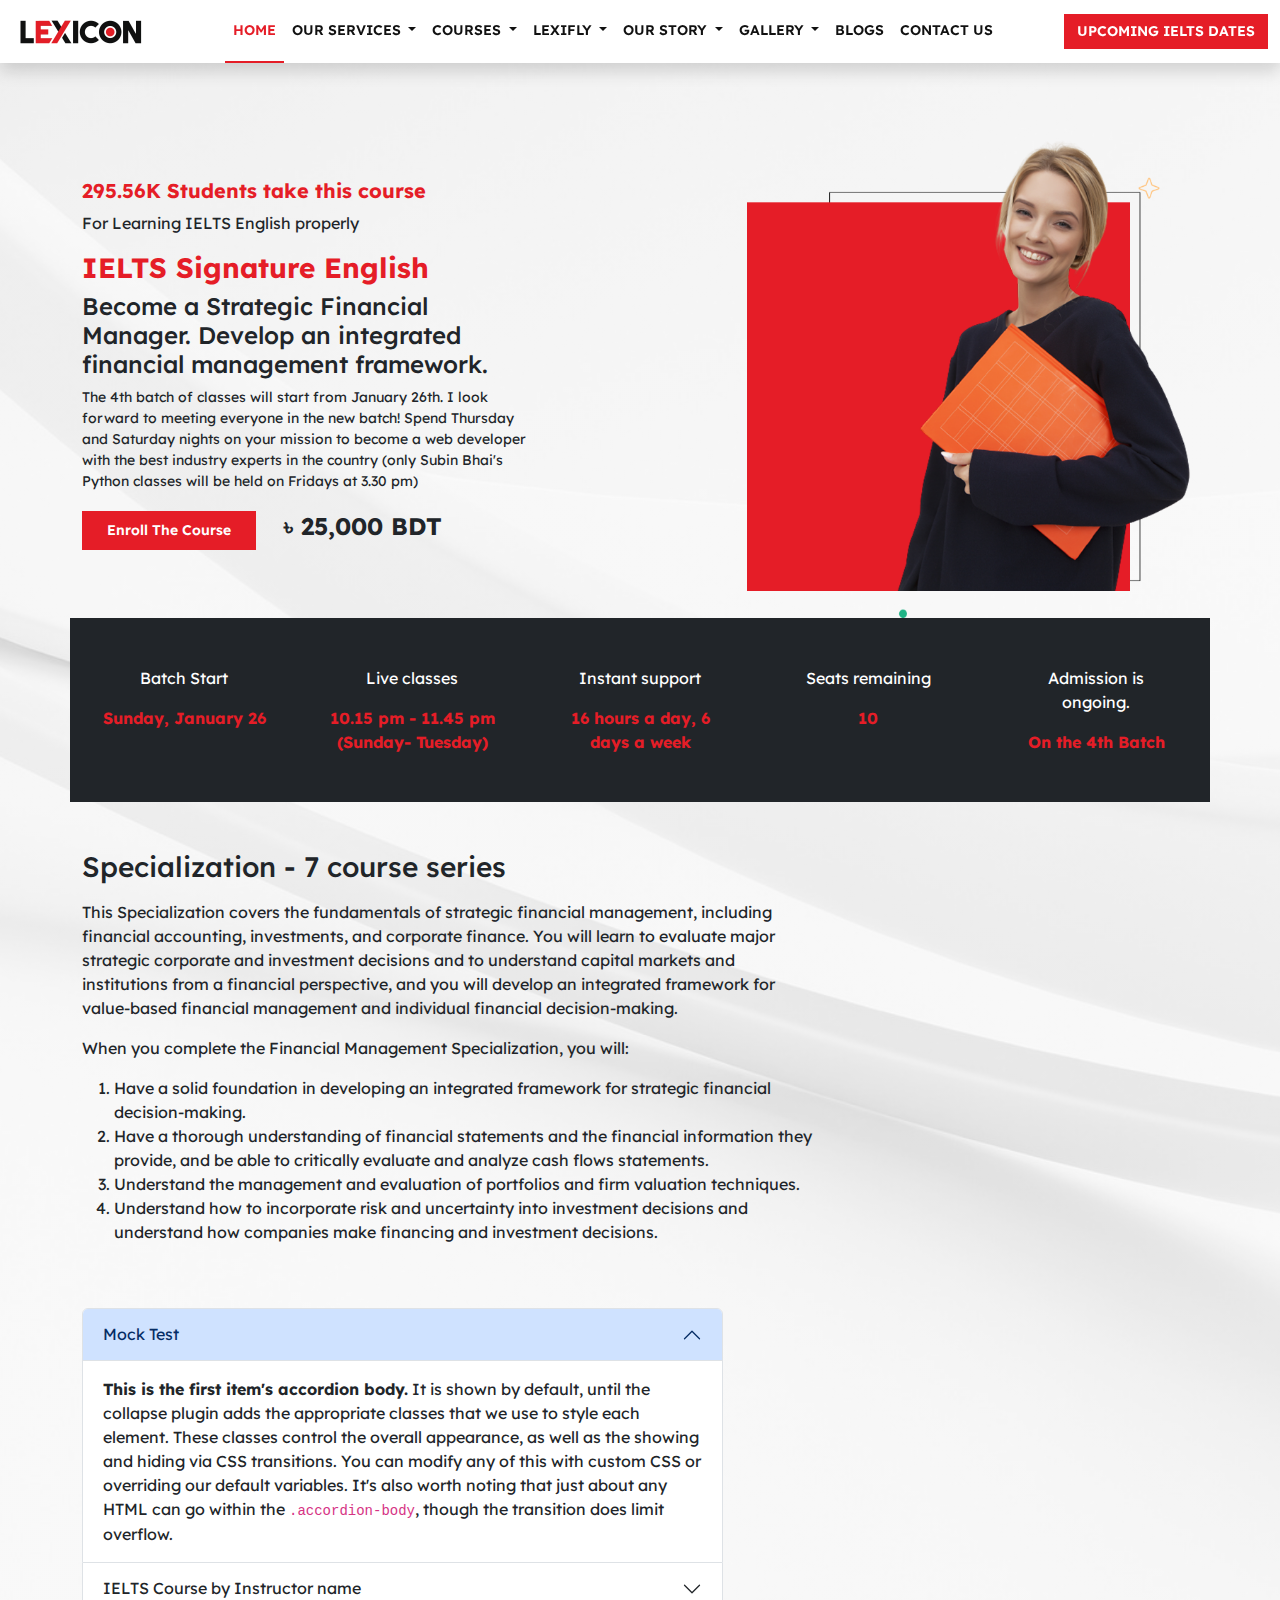
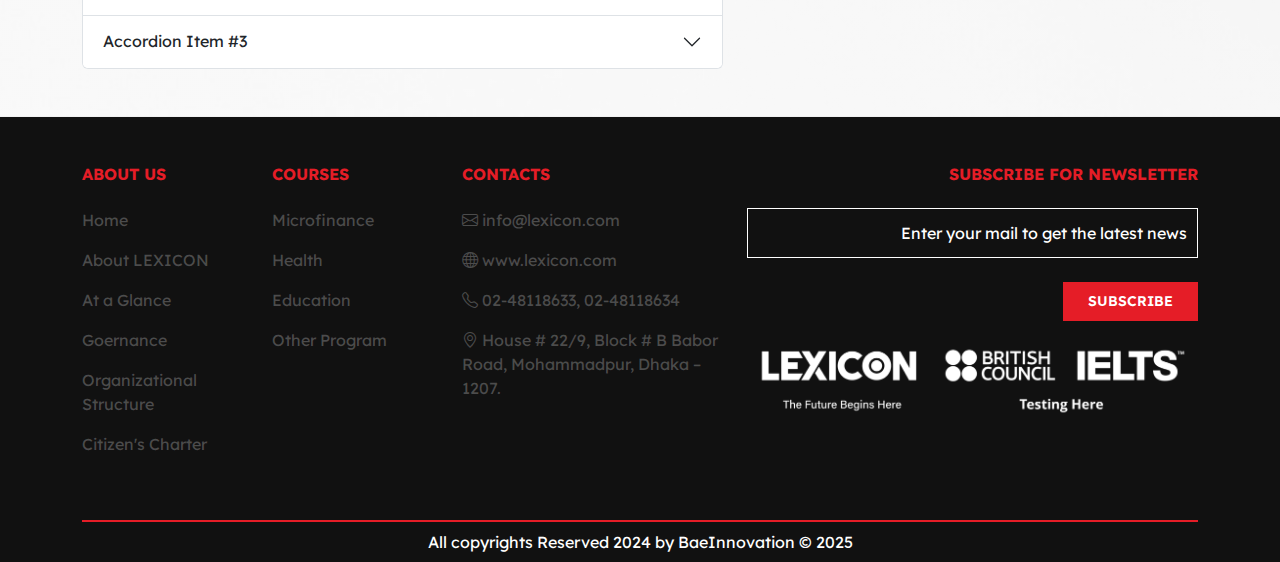
<file: course.html>
<!doctype html>
<html lang="en">
  <head>
    <meta charset="utf-8">
    <meta name="viewport" content="width=device-width, initial-scale=1">
    <title>Lexicon</title>
    <!-- favicon -->
    <link rel="shortcut icon" href="" type="image/x-icon">
    <!-- bootstrap css -->
    <link href="https://cdn.jsdelivr.net/npm/bootstrap@5.3.3/dist/css/bootstrap.min.css" rel="stylesheet" integrity="sha384-QWTKZyjpPEjISv5WaRU9OFeRpok6YctnYmDr5pNlyT2bRjXh0JMhjY6hW+ALEwIH" crossorigin="anonymous">
    <!-- bootstrap icon -->
    <link rel="stylesheet" href="https://cdn.jsdelivr.net/npm/bootstrap-icons@1.11.3/font/bootstrap-icons.min.css">
    <!-- google fonts -->
    <link rel="preconnect" href="https://fonts.googleapis.com">
    <link rel="preconnect" href="https://fonts.gstatic.com" crossorigin>
    <link href="https://fonts.googleapis.com/css2?family=Lexend+Deca:wght@100..900&display=swap" rel="stylesheet">
    <!-- custom css -->
    <link rel="stylesheet" href="./assets/css/style.css">
  </head>
  <body class="">

    <nav class="navbar navbar-expand-lg bg-white py-0 my-0 sticky-top shadow">
      <div class="container-fluid">
        <a class="navbar-brand" href="./index.html">
          <img src="./assets/img/logo.png" alt="logo" srcset="">
        </a>
        <button class="navbar-toggler" type="button" data-bs-toggle="collapse" data-bs-target="#navbarSupportedContent" aria-controls="navbarSupportedContent" aria-expanded="false" aria-label="Toggle navigation">
          <span class="navbar-toggler-icon"></span>
        </button>
        <div class="collapse navbar-collapse" id="navbarSupportedContent">
          <ul class="navbar-nav m-auto mb-2 mb-lg-0">

            <li class="nav-item">
              <a class="nav-link active" aria-current="page" href="./index.html">HOME</a>
            </li>
            <li class="nav-item dropdown">
              <a class="nav-link dropdown-toggle" href="#" role="button" data-bs-toggle="dropdown" aria-expanded="false">
                OUR SERVICES
              </a>
              <ul class="dropdown-menu">
                <li><a class="dropdown-item" href="#">ACTION</a></li>
              </ul>
            </li>
            <li class="nav-item dropdown">
              <a class="nav-link dropdown-toggle" href="#" role="button" data-bs-toggle="dropdown" aria-expanded="false">
                COURSES
              </a>
              <ul class="dropdown-menu">
                <li><a class="dropdown-item" href="#">ACTION</a></li>
              </ul>
            </li>
            <li class="nav-item dropdown">
              <a class="nav-link dropdown-toggle" href="#" role="button" data-bs-toggle="dropdown" aria-expanded="false">
                LEXIFLY
              </a>
              <ul class="dropdown-menu">
                <li><a class="dropdown-item" href="#">ACTION</a></li>
              </ul>
            </li>
            <li class="nav-item dropdown">
              <a class="nav-link dropdown-toggle" href="#" role="button" data-bs-toggle="dropdown" aria-expanded="false">
                OUR STORY
              </a>
              <ul class="dropdown-menu">
                <li><a class="dropdown-item" href="./who_we_are.html">Who we are ?</a></li>
                <li><a class="dropdown-item" href="./achievment.html">Our Achievment</a></li>
                <li><a class="dropdown-item" href="./mission_vision.html">Mission Vision</a></li>
              </ul>
            </li>
            <li class="nav-item dropdown">
              <a class="nav-link dropdown-toggle" href="#" role="button" data-bs-toggle="dropdown" aria-expanded="false">
                GALLERY
              </a>
              <ul class="dropdown-menu">
                <li><a class="dropdown-item" href="./topscorer.html">TOP SCORER</a></li>
                <li><a class="dropdown-item" href="./events.html">EVENTS</a></li>
              </ul>
            </li>
            <li class="nav-item">
              <a class="nav-link" href="./blogs.html">BLOGS</a>
            </li>
            <li class="nav-item">
              <a class="nav-link" href="./contact.html">CONTACT US</a>
            </li>

          </ul>
          <ul class="navbar-nav mS-auto mb-2 mb-lg-0">
            <li class="nav-item">
              <a class="btn btn-primary-2" href="">UPCOMING IELTS DATES</a>
            </li>
          </ul>
        </div>
      </div>
    </nav>

    <section class="main-content-background">
      <div class="container py-5">

        <div class="row align-items-center justify-content-between text-center text-md-start">
          <div class="col-md-5">
            <h5 class="lexicon-heading">295.56K Students take this course</h5>
            <p>For Learning  IELTS English properly</p>
            <h3 class="lexicon-heading">IELTS Signature English</h3>
            <h4>Become a Strategic Financial Manager. Develop an integrated financial management framework.</h4>
            <p class="fw-normal fs-14">The 4th batch of classes will start from January 26th. I look forward to meeting everyone in the new batch! Spend Thursday and Saturday nights on your mission to become a web developer with the best industry experts in the country (only Subin Bhai's Python classes will be held on Fridays at 3.30 pm)</p>
            <a href="./placement.html" class="btn btn-primary-2 px-4 py-2">Enroll The Course</a>
            <span class="fs-4 fw-bold ms-4">৳ 25,000 BDT</span>

          </div>
          <div class="col-md-5">
            <img class="img-fluid" src="./assets/img/single course banner.png" alt="image">
          </div>
        </div>
        
        <div class="row bg-dark text-center py-5 justify-content-around">
          <div class="col-12 col-md-2">
            <p class="text-white">Batch Start</p>
            <p class="lexicon-heading mb-0">Sunday, January 26</p>
          </div>
          <div class="col-12 col-md-2">
            <p class="text-white">Live classes</p>
            <p class="lexicon-heading mb-0">10.15 pm - 11.45 pm (Sunday- Tuesday)</p>
          </div>
          <div class="col-12 col-md-2">
            <p class="text-white">Instant support</p>
            <p class="lexicon-heading mb-0">16 hours a day, 6 days a week</p>
          </div>
          <div class="col-12 col-md-2">
            <p class="text-white">Seats remaining</p>
            <p class="lexicon-heading mb-0">10</p>
          </div>
          <div class="col-12 col-md-2">
            <p class="text-white">Admission is ongoing.</p>
            <p class="lexicon-heading mb-0">On the 4th Batch</p>
          </div>
        </div>

        <div class="row py-5 text-center text-md-start">
          <div class="col-md-8">
            <h3 class="mb-3">Specialization - 7 course series</h3>
            <p>This Specialization covers the fundamentals of strategic financial management, including financial accounting, investments, and corporate finance. You will learn to evaluate major strategic corporate and investment decisions and to understand capital markets and institutions from a financial perspective, and you will develop an integrated framework for value-based financial management and individual financial decision-making.</p>
            <p>When you complete the Financial Management Specialization, you will:</p>
            <ol>
              <li>Have a solid foundation in developing an integrated framework for strategic financial decision-making.</li>
              <li>Have a thorough understanding of financial statements and the financial information they provide, and be able to critically evaluate and analyze cash flows statements.</li>
              <li>Understand the management and evaluation of portfolios and firm valuation techniques.</li>
              <li>Understand how to incorporate risk and uncertainty into investment decisions and understand how companies make financing and investment decisions.</li>
            </ol>
          </div>
        </div>

        <div class="row">
          <div class="col-md-7">
            <div class="accordion" id="accordionExample">
              <div class="accordion-item">
                <h2 class="accordion-header">
                  <button class="accordion-button" type="button" data-bs-toggle="collapse" data-bs-target="#collapseOne" aria-expanded="true" aria-controls="collapseOne">
                    Mock Test
                  </button>
                </h2>
                <div id="collapseOne" class="accordion-collapse collapse show" data-bs-parent="#accordionExample">
                  <div class="accordion-body">
                    <strong>This is the first item's accordion body.</strong> It is shown by default, until the collapse plugin adds the appropriate classes that we use to style each element. These classes control the overall appearance, as well as the showing and hiding via CSS transitions. You can modify any of this with custom CSS or overriding our default variables. It's also worth noting that just about any HTML can go within the <code>.accordion-body</code>, though the transition does limit overflow.
                  </div>
                </div>
              </div>
              <div class="accordion-item">
                <h2 class="accordion-header">
                  <button class="accordion-button collapsed" type="button" data-bs-toggle="collapse" data-bs-target="#collapseTwo" aria-expanded="false" aria-controls="collapseTwo">
                    IELTS Course by Instructor name
                  </button>
                </h2>
                <div id="collapseTwo" class="accordion-collapse collapse" data-bs-parent="#accordionExample">
                  <div class="accordion-body">
                    <strong>This is the second item's accordion body.</strong> It is hidden by default, until the collapse plugin adds the appropriate classes that we use to style each element. These classes control the overall appearance, as well as the showing and hiding via CSS transitions. You can modify any of this with custom CSS or overriding our default variables. It's also worth noting that just about any HTML can go within the <code>.accordion-body</code>, though the transition does limit overflow.
                  </div>
                </div>
              </div>
              <div class="accordion-item">
                <h2 class="accordion-header">
                  <button class="accordion-button collapsed" type="button" data-bs-toggle="collapse" data-bs-target="#collapseThree" aria-expanded="false" aria-controls="collapseThree">
                    Accordion Item #3
                  </button>
                </h2>
                <div id="collapseThree" class="accordion-collapse collapse" data-bs-parent="#accordionExample">
                  <div class="accordion-body">
                    <strong>This is the third item's accordion body.</strong> It is hidden by default, until the collapse plugin adds the appropriate classes that we use to style each element. These classes control the overall appearance, as well as the showing and hiding via CSS transitions. You can modify any of this with custom CSS or overriding our default variables. It's also worth noting that just about any HTML can go within the <code>.accordion-body</code>, though the transition does limit overflow.
                  </div>
                </div>
              </div>
            </div>
          </div>
        </div>
        
      </div>
    </section>

    <footer>
      <div class="container pt-5">
        <div class="row mb-5 text-center text-md-start">
          <div class="col-md-2">
            <h6 class="lexicon-heading mb-4">ABOUT US</h6>
            <p><a href="" class="footerLink">Home</a></p>
            <p><a href="" class="footerLink">About LEXICON</a></p>
            <p><a href="" class="footerLink">At a Glance</a></p>
            <p><a href="" class="footerLink">Goernance</a></p>
            <p><a href="" class="footerLink">Organizational Structure</a></p>
            <p><a href="" class="footerLink">Citizen's Charter</a></p>
          </div>
          <div class="col-md-2">
            <h6 class="lexicon-heading mb-4">COURSES</h6>
            <p><a href="" class="footerLink">Microfinance</a></p>
            <p><a href="" class="footerLink">Health</a></p>
            <p><a href="" class="footerLink">Education</a></p>
            <p><a href="" class="footerLink">Other Program</a></p>
          </div>
          <div class="col-md-3">
            <h6 class="lexicon-heading mb-4">CONTACTS</h6>
            <p><a href="" class="footerLink"><i class="bi bi-envelope"></i> info@lexicon.com</a></p>
            <p><a href="" class="footerLink"><i class="bi bi-globe"></i> www.lexicon.com</a></p>
            <p><a href="" class="footerLink"><i class="bi bi-telephone"></i> 02-48118633, 02-48118634 </a></p>
            <p><a href="" class="footerLink"><i class="bi bi-geo-alt"></i> House # 22/9, Block # B Babor Road, Mohammadpur, Dhaka – 1207.</a></p>
          </div>
          <div class="col-md-5 text-center text-md-end">
            <h6 class="lexicon-heading mb-4">SUBSCRIBE FOR NEWSLETTER</h6>
            <input type="text" name="" id="" class="form-control footer-mail-input" placeholder="Enter your mail to get the latest news"> <br>
            <a href="" class="btn btn-primary-2 px-4 py-2">SUBSCRIBE</a>
            <div class="col-12 mt-3">
              <img class="img-fluid" src="./assets/img/footer-brands.png" alt="image">
            </div>
          </div>
        </div>
        <div style="width: 100%;height: 2px;background-color: var(--color-one);"></div>
        <div class="row py-2">
          <div class="col-12 text-center">All copyrights Reserved 2024 by BaeInnovation © 2025</div>
        </div>
      </div>
    </footer>

    <!-- bootstrap js -->
    <script src="https://cdn.jsdelivr.net/npm/bootstrap@5.3.3/dist/js/bootstrap.bundle.min.js" integrity="sha384-YvpcrYf0tY3lHB60NNkmXc5s9fDVZLESaAA55NDzOxhy9GkcIdslK1eN7N6jIeHz" crossorigin="anonymous"></script>
  </body>
</html>
</file>
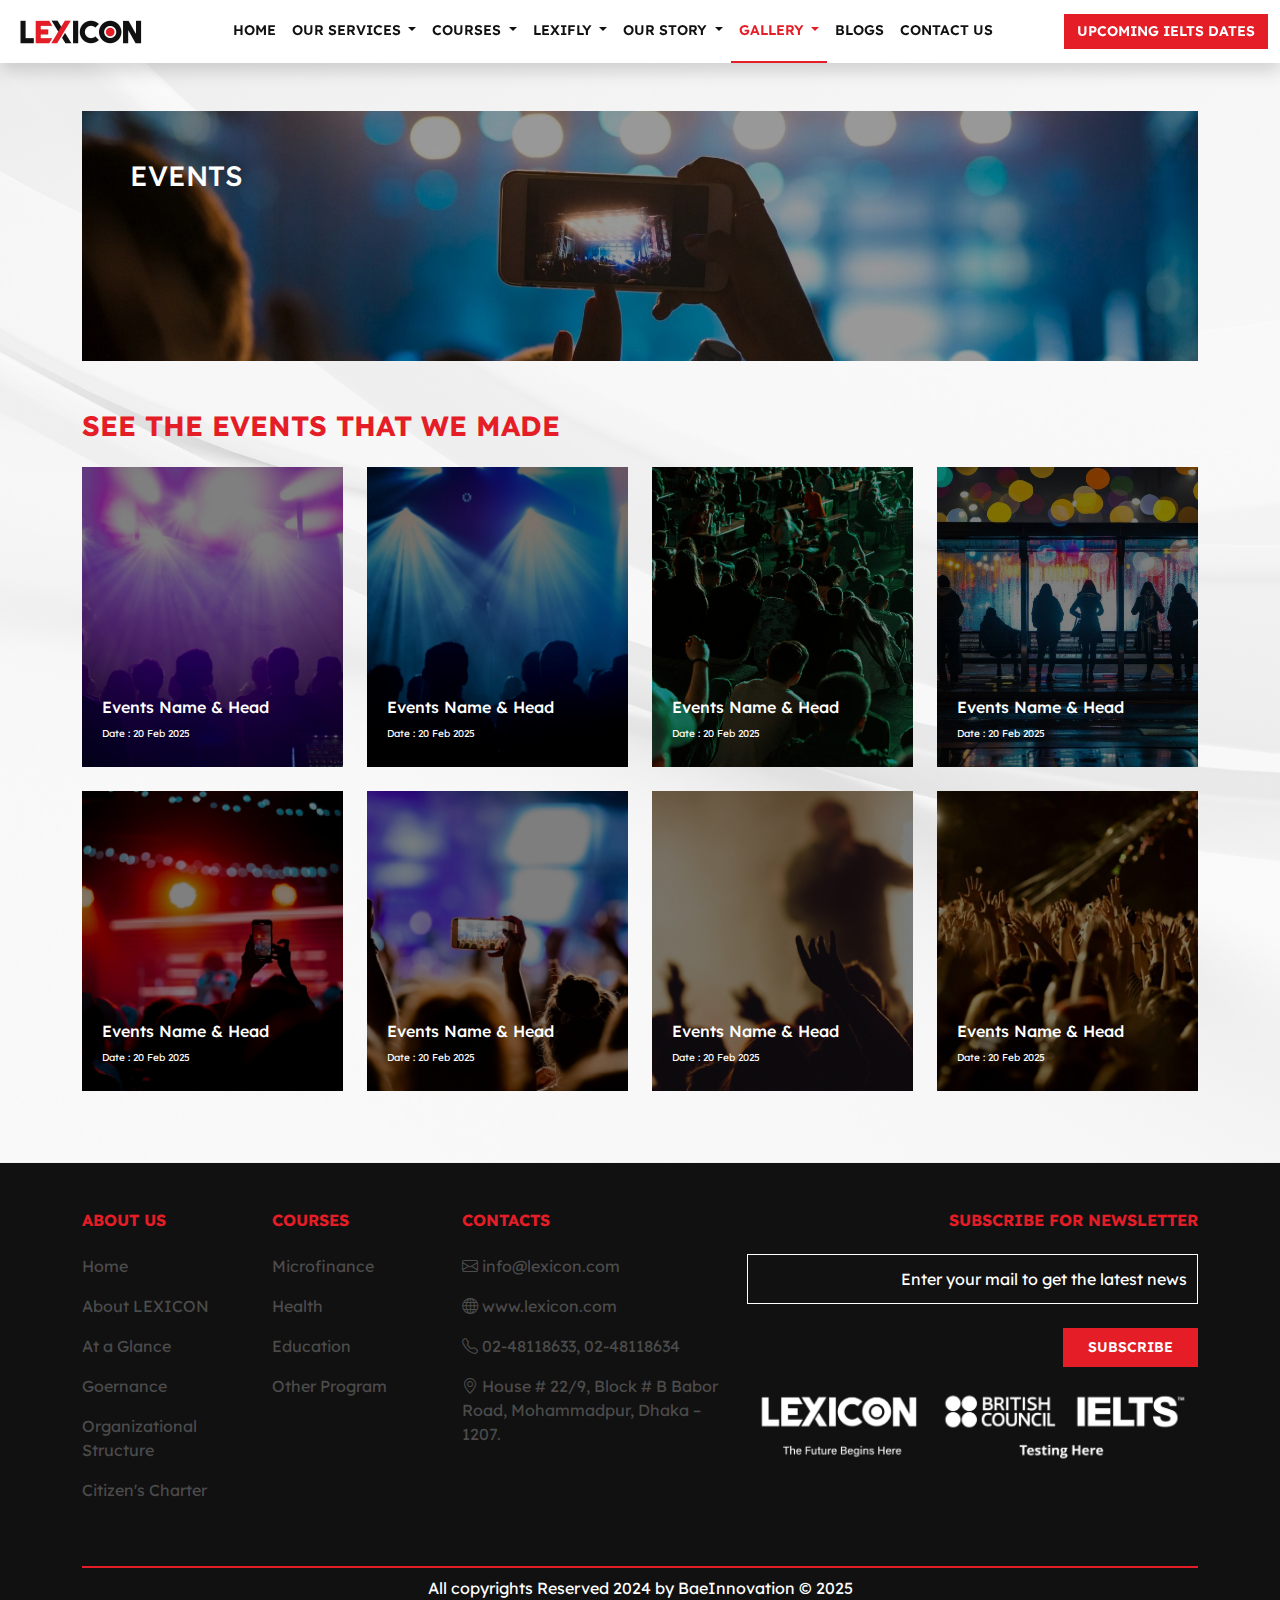
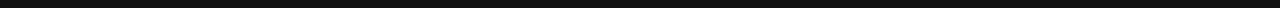
<file: events.html>
<!doctype html>
<html lang="en">
  <head>
    <meta charset="utf-8">
    <meta name="viewport" content="width=device-width, initial-scale=1">
    <title>Lexicon</title>
    <!-- favicon -->
    <link rel="shortcut icon" href="" type="image/x-icon">
    <!-- bootstrap css -->
    <link href="https://cdn.jsdelivr.net/npm/bootstrap@5.3.3/dist/css/bootstrap.min.css" rel="stylesheet" integrity="sha384-QWTKZyjpPEjISv5WaRU9OFeRpok6YctnYmDr5pNlyT2bRjXh0JMhjY6hW+ALEwIH" crossorigin="anonymous">
    <!-- bootstrap icon -->
    <link rel="stylesheet" href="https://cdn.jsdelivr.net/npm/bootstrap-icons@1.11.3/font/bootstrap-icons.min.css">
    <!-- google fonts -->
    <link rel="preconnect" href="https://fonts.googleapis.com">
    <link rel="preconnect" href="https://fonts.gstatic.com" crossorigin>
    <link href="https://fonts.googleapis.com/css2?family=Lexend+Deca:wght@100..900&display=swap" rel="stylesheet">
    <!-- custom css -->
    <link rel="stylesheet" href="./assets/css/style.css">
  </head>
  <body class="">

    <nav class="navbar navbar-expand-lg bg-white py-0 my-0 sticky-top shadow">
      <div class="container-fluid">
        <a class="navbar-brand" href="./index.html">
          <img src="./assets/img/logo.png" alt="logo" srcset="">
        </a>
        <button class="navbar-toggler" type="button" data-bs-toggle="collapse" data-bs-target="#navbarSupportedContent" aria-controls="navbarSupportedContent" aria-expanded="false" aria-label="Toggle navigation">
          <span class="navbar-toggler-icon"></span>
        </button>
        <div class="collapse navbar-collapse" id="navbarSupportedContent">
          <ul class="navbar-nav m-auto mb-2 mb-lg-0">

            <li class="nav-item">
              <a class="nav-link" aria-current="page" href="#">HOME</a>
            </li>
            <li class="nav-item dropdown">
              <a class="nav-link dropdown-toggle" href="#" role="button" data-bs-toggle="dropdown" aria-expanded="false">
                OUR SERVICES
              </a>
              <ul class="dropdown-menu">
                <li><a class="dropdown-item" href="#">ACTION</a></li>
              </ul>
            </li>
            <li class="nav-item dropdown">
              <a class="nav-link dropdown-toggle" href="#" role="button" data-bs-toggle="dropdown" aria-expanded="false">
                COURSES
              </a>
              <ul class="dropdown-menu">
                <li><a class="dropdown-item" href="#">ACTION</a></li>
              </ul>
            </li>
            <li class="nav-item dropdown">
              <a class="nav-link dropdown-toggle" href="#" role="button" data-bs-toggle="dropdown" aria-expanded="false">
                LEXIFLY
              </a>
              <ul class="dropdown-menu">
                <li><a class="dropdown-item" href="#">ACTION</a></li>
              </ul>
            </li>
            <li class="nav-item dropdown">
              <a class="nav-link dropdown-toggle" href="#" role="button" data-bs-toggle="dropdown" aria-expanded="false">
                OUR STORY
              </a>
              <ul class="dropdown-menu">
                <li><a class="dropdown-item" href="./who_we_are.html">Who we are ?</a></li>
                <li><a class="dropdown-item" href="./achievment.html">Our Achievment</a></li>
                <li><a class="dropdown-item" href="./mission_vision.html">Mission Vision</a></li>
              </ul>
            </li>
            <li class="nav-item dropdown">
              <a class="nav-link active dropdown-toggle" href="#" role="button" data-bs-toggle="dropdown" aria-expanded="false">
                GALLERY
              </a>
              <ul class="dropdown-menu">
                <li><a class="dropdown-item" href="./topscorer.html">TOP SCORER</a></li>
                <li><a class="dropdown-item active" href="./events.html">EVENTS</a></li>
              </ul>
            </li>
            <li class="nav-item">
              <a class="nav-link" href="./blogs.html">BLOGS</a>
            </li>
            <li class="nav-item">
              <a class="nav-link" href="./contact.html">CONTACT US</a>
            </li>

          </ul>
          <ul class="navbar-nav mS-auto mb-2 mb-lg-0">
            <li class="nav-item">
              <a class="btn btn-primary-2" href="">UPCOMING IELTS DATES</a>
            </li>
          </ul>
        </div>
      </div>
    </nav>

    <section class="main-content-background">
      <div class="container py-3 py-md-5">

        <div class="row">
          <div class="col-12">
            <div class="page-banner" style="background-image: url('./assets/img/events-back.jpg');">
              <h3 class="text-center text-md-start pt-5 ps-0 ps-md-5">EVENTS</h3>
            </div>
          </div>
        </div>

        <div class="row mt-5">
          <div class="col-12">
            <h3 class="lexicon-heading">SEE THE EVENTS THAT WE MADE</h3>
          </div>
        </div>

        <div class="row mt-3">

          <div class="col-md-3 mb-4">
            <a href="#" class="single-event-box" style="background-image: url('./assets/img/event1.jpg');">
              <div class="single-event-content">
                <h6>Events Name & Head</h6>
                <p class="fs-10">Date : 20 Feb 2025</p>
              </div>
            </a>
          </div>
          <div class="col-md-3 mb-4">
            <a href="#" class="single-event-box" style="background-image: url('./assets/img/event2.jpg');">
              <div class="single-event-content">
                <h6>Events Name & Head</h6>
                <p class="fs-10">Date : 20 Feb 2025</p>
              </div>
            </a>
          </div>
          <div class="col-md-3 mb-4">
            <a href="#" class="single-event-box" style="background-image: url('./assets/img/event3.jpg');">
              <div class="single-event-content">
                <h6>Events Name & Head</h6>
                <p class="fs-10">Date : 20 Feb 2025</p>
              </div>
            </a>
          </div>
          <div class="col-md-3 mb-4">
            <a href="#" class="single-event-box" style="background-image: url('./assets/img/event4.jpg');">
              <div class="single-event-content">
                <h6>Events Name & Head</h6>
                <p class="fs-10">Date : 20 Feb 2025</p>
              </div>
            </a>
          </div>
          <div class="col-md-3 mb-4">
            <a href="#" class="single-event-box" style="background-image: url('./assets/img/event5.jpg');">
              <div class="single-event-content">
                <h6>Events Name & Head</h6>
                <p class="fs-10">Date : 20 Feb 2025</p>
              </div>
            </a>
          </div>
          <div class="col-md-3 mb-4">
            <a href="#" class="single-event-box" style="background-image: url('./assets/img/event6.jpg');">
              <div class="single-event-content">
                <h6>Events Name & Head</h6>
                <p class="fs-10">Date : 20 Feb 2025</p>
              </div>
            </a>
          </div>
          <div class="col-md-3 mb-4">
            <a href="#" class="single-event-box" style="background-image: url('./assets/img/event7.jpg');">
              <div class="single-event-content">
                <h6>Events Name & Head</h6>
                <p class="fs-10">Date : 20 Feb 2025</p>
              </div>
            </a>
          </div>
          <div class="col-md-3 mb-4">
            <a href="#" class="single-event-box" style="background-image: url('./assets/img/event8.jpg');">
              <div class="single-event-content">
                <h6>Events Name & Head</h6>
                <p class="fs-10">Date : 20 Feb 2025</p>
              </div>
            </a>
          </div>

        </div>
        
      </div>
    </section>

    <footer>
      <div class="container pt-5">
        <div class="row mb-5 text-center text-md-start">
          <div class="col-md-2">
            <h6 class="lexicon-heading mb-4">ABOUT US</h6>
            <p><a href="" class="footerLink">Home</a></p>
            <p><a href="" class="footerLink">About LEXICON</a></p>
            <p><a href="" class="footerLink">At a Glance</a></p>
            <p><a href="" class="footerLink">Goernance</a></p>
            <p><a href="" class="footerLink">Organizational Structure</a></p>
            <p><a href="" class="footerLink">Citizen's Charter</a></p>
          </div>
          <div class="col-md-2">
            <h6 class="lexicon-heading mb-4">COURSES</h6>
            <p><a href="" class="footerLink">Microfinance</a></p>
            <p><a href="" class="footerLink">Health</a></p>
            <p><a href="" class="footerLink">Education</a></p>
            <p><a href="" class="footerLink">Other Program</a></p>
          </div>
          <div class="col-md-3">
            <h6 class="lexicon-heading mb-4">CONTACTS</h6>
            <p><a href="" class="footerLink"><i class="bi bi-envelope"></i> info@lexicon.com</a></p>
            <p><a href="" class="footerLink"><i class="bi bi-globe"></i> www.lexicon.com</a></p>
            <p><a href="" class="footerLink"><i class="bi bi-telephone"></i> 02-48118633, 02-48118634 </a></p>
            <p><a href="" class="footerLink"><i class="bi bi-geo-alt"></i> House # 22/9, Block # B Babor Road, Mohammadpur, Dhaka – 1207.</a></p>
          </div>
          <div class="col-md-5 text-center text-md-end">
            <h6 class="lexicon-heading mb-4">SUBSCRIBE FOR NEWSLETTER</h6>
            <input type="text" name="" id="" class="form-control footer-mail-input" placeholder="Enter your mail to get the latest news"> <br>
            <a href="" class="btn btn-primary-2 px-4 py-2">SUBSCRIBE</a>
            <div class="col-12 mt-3">
              <img class="img-fluid" src="./assets/img/footer-brands.png" alt="image">
            </div>
          </div>
        </div>
        <div style="width: 100%;height: 2px;background-color: var(--color-one);"></div>
        <div class="row py-2">
          <div class="col-12 text-center">All copyrights Reserved 2024 by BaeInnovation © 2025</div>
        </div>
      </div>
    </footer>

    <!-- bootstrap js -->
    <script src="https://cdn.jsdelivr.net/npm/bootstrap@5.3.3/dist/js/bootstrap.bundle.min.js" integrity="sha384-YvpcrYf0tY3lHB60NNkmXc5s9fDVZLESaAA55NDzOxhy9GkcIdslK1eN7N6jIeHz" crossorigin="anonymous"></script>
  </body>
</html>
</file>
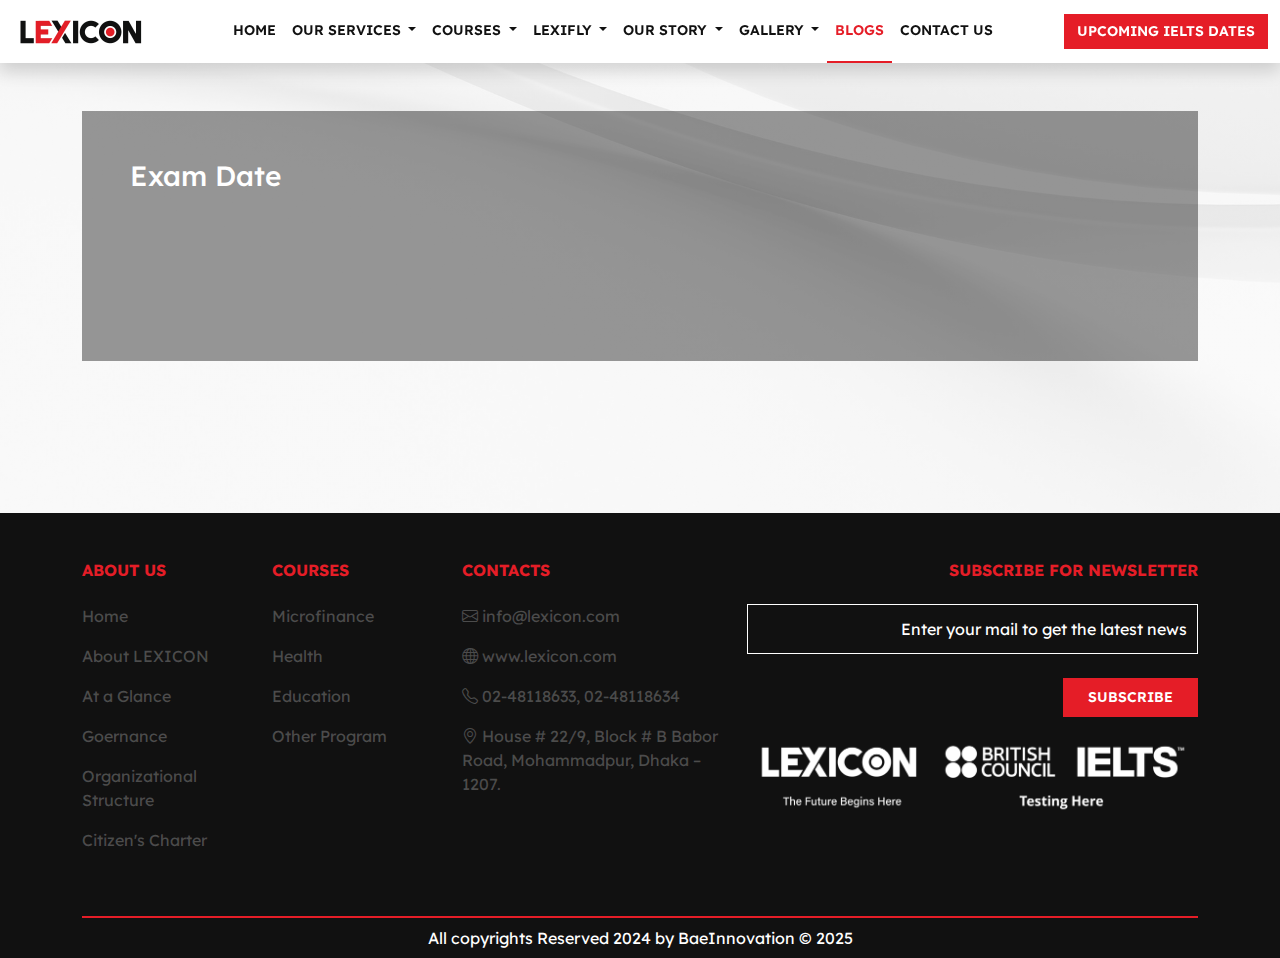
<file: exam_date.html>
<!doctype html>
<html lang="en">
  <head>
    <meta charset="utf-8">
    <meta name="viewport" content="width=device-width, initial-scale=1">
    <title>Lexicon</title>
    <!-- favicon -->
    <link rel="shortcut icon" href="" type="image/x-icon">
    <!-- bootstrap css -->
    <link href="https://cdn.jsdelivr.net/npm/bootstrap@5.3.3/dist/css/bootstrap.min.css" rel="stylesheet" integrity="sha384-QWTKZyjpPEjISv5WaRU9OFeRpok6YctnYmDr5pNlyT2bRjXh0JMhjY6hW+ALEwIH" crossorigin="anonymous">
    <!-- bootstrap icon -->
    <link rel="stylesheet" href="https://cdn.jsdelivr.net/npm/bootstrap-icons@1.11.3/font/bootstrap-icons.min.css">
    <!-- google fonts -->
    <link rel="preconnect" href="https://fonts.googleapis.com">
    <link rel="preconnect" href="https://fonts.gstatic.com" crossorigin>
    <link href="https://fonts.googleapis.com/css2?family=Lexend+Deca:wght@100..900&display=swap" rel="stylesheet">
    <!-- custom css -->
    <link rel="stylesheet" href="./assets/css/style.css">
  </head>
  <body class="">

    <nav class="navbar navbar-expand-lg bg-white py-0 my-0 sticky-top shadow">
      <div class="container-fluid">
        <a class="navbar-brand" href="./index.html">
          <img src="./assets/img/logo.png" alt="logo" srcset="">
        </a>
        <button class="navbar-toggler" type="button" data-bs-toggle="collapse" data-bs-target="#navbarSupportedContent" aria-controls="navbarSupportedContent" aria-expanded="false" aria-label="Toggle navigation">
          <span class="navbar-toggler-icon"></span>
        </button>
        <div class="collapse navbar-collapse" id="navbarSupportedContent">
          <ul class="navbar-nav m-auto mb-2 mb-lg-0">

            <li class="nav-item">
              <a class="nav-link" aria-current="page" href="#">HOME</a>
            </li>
            <li class="nav-item dropdown">
              <a class="nav-link dropdown-toggle" href="#" role="button" data-bs-toggle="dropdown" aria-expanded="false">
                OUR SERVICES
              </a>
              <ul class="dropdown-menu">
                <li><a class="dropdown-item" href="#">ACTION</a></li>
              </ul>
            </li>
            <li class="nav-item dropdown">
              <a class="nav-link dropdown-toggle" href="#" role="button" data-bs-toggle="dropdown" aria-expanded="false">
                COURSES
              </a>
              <ul class="dropdown-menu">
                <li><a class="dropdown-item" href="#">ACTION</a></li>
              </ul>
            </li>
            <li class="nav-item dropdown">
              <a class="nav-link dropdown-toggle" href="#" role="button" data-bs-toggle="dropdown" aria-expanded="false">
                LEXIFLY
              </a>
              <ul class="dropdown-menu">
                <li><a class="dropdown-item" href="#">ACTION</a></li>
              </ul>
            </li>
            <li class="nav-item dropdown">
              <a class="nav-link dropdown-toggle" href="#" role="button" data-bs-toggle="dropdown" aria-expanded="false">
                OUR STORY
              </a>
              <ul class="dropdown-menu">
                <li><a class="dropdown-item" href="./who_we_are.html">Who we are ?</a></li>
                <li><a class="dropdown-item" href="./achievment.html">Our Achievment</a></li>
                <li><a class="dropdown-item" href="./mission_vision.html">Mission Vision</a></li>
              </ul>
            </li>
            <li class="nav-item dropdown">
              <a class="nav-link dropdown-toggle" href="#" role="button" data-bs-toggle="dropdown" aria-expanded="false">
                GALLERY
              </a>
              <ul class="dropdown-menu">
                <li><a class="dropdown-item" href="./topscorer.html">TOP SCORER</a></li>
                <li><a class="dropdown-item" href="./events.html">EVENTS</a></li>
              </ul>
            </li>
            <li class="nav-item">
              <a class="nav-link active" href="./blogs.html">BLOGS</a>
            </li>
            <li class="nav-item">
              <a class="nav-link" href="./contact.html">CONTACT US</a>
            </li>

          </ul>
          <ul class="navbar-nav mS-auto mb-2 mb-lg-0">
            <li class="nav-item">
              <a class="btn btn-primary-2" href="">UPCOMING IELTS DATES</a>
            </li>
          </ul>
        </div>
      </div>
    </nav>

    <section class="main-content-background">
      <div class="container py-3 py-md-5">

        <div class="row">
          <div class="col-12">
            <div class="page-banner" style="background-image: url('https://brandft.co.uk/brandcore/uploads/brand-ft-monthly-roundup-email-header-option-05-light-blue-v02-800x400.jpg');">
              <h3 class="text-center text-md-start pt-5 ps-0 ps-md-5">Exam Date</h3>
            </div>
          </div>
        </div>

        <div class="row mt-5 mb-3">
          <div class="col-12">
            
          </div>
        </div>

      </div>
    </section>

    <footer>
      <div class="container pt-5">
        <div class="row mb-5 text-center text-md-start">
          <div class="col-md-2">
            <h6 class="lexicon-heading mb-4">ABOUT US</h6>
            <p><a href="" class="footerLink">Home</a></p>
            <p><a href="" class="footerLink">About LEXICON</a></p>
            <p><a href="" class="footerLink">At a Glance</a></p>
            <p><a href="" class="footerLink">Goernance</a></p>
            <p><a href="" class="footerLink">Organizational Structure</a></p>
            <p><a href="" class="footerLink">Citizen's Charter</a></p>
          </div>
          <div class="col-md-2">
            <h6 class="lexicon-heading mb-4">COURSES</h6>
            <p><a href="" class="footerLink">Microfinance</a></p>
            <p><a href="" class="footerLink">Health</a></p>
            <p><a href="" class="footerLink">Education</a></p>
            <p><a href="" class="footerLink">Other Program</a></p>
          </div>
          <div class="col-md-3">
            <h6 class="lexicon-heading mb-4">CONTACTS</h6>
            <p><a href="" class="footerLink"><i class="bi bi-envelope"></i> info@lexicon.com</a></p>
            <p><a href="" class="footerLink"><i class="bi bi-globe"></i> www.lexicon.com</a></p>
            <p><a href="" class="footerLink"><i class="bi bi-telephone"></i> 02-48118633, 02-48118634 </a></p>
            <p><a href="" class="footerLink"><i class="bi bi-geo-alt"></i> House # 22/9, Block # B Babor Road, Mohammadpur, Dhaka – 1207.</a></p>
          </div>
          <div class="col-md-5 text-center text-md-end">
            <h6 class="lexicon-heading mb-4">SUBSCRIBE FOR NEWSLETTER</h6>
            <input type="text" name="" id="" class="form-control footer-mail-input" placeholder="Enter your mail to get the latest news"> <br>
            <a href="" class="btn btn-primary-2 px-4 py-2">SUBSCRIBE</a>
            <div class="col-12 mt-3">
              <img class="img-fluid" src="./assets/img/footer-brands.png" alt="image">
            </div>
          </div>
        </div>
        <div style="width: 100%;height: 2px;background-color: var(--color-one);"></div>
        <div class="row py-2">
          <div class="col-12 text-center">All copyrights Reserved 2024 by BaeInnovation © 2025</div>
        </div>
      </div>
    </footer>

    <!-- bootstrap js -->
    <script src="https://cdn.jsdelivr.net/npm/bootstrap@5.3.3/dist/js/bootstrap.bundle.min.js" integrity="sha384-YvpcrYf0tY3lHB60NNkmXc5s9fDVZLESaAA55NDzOxhy9GkcIdslK1eN7N6jIeHz" crossorigin="anonymous"></script>
  </body>
</html>
</file>
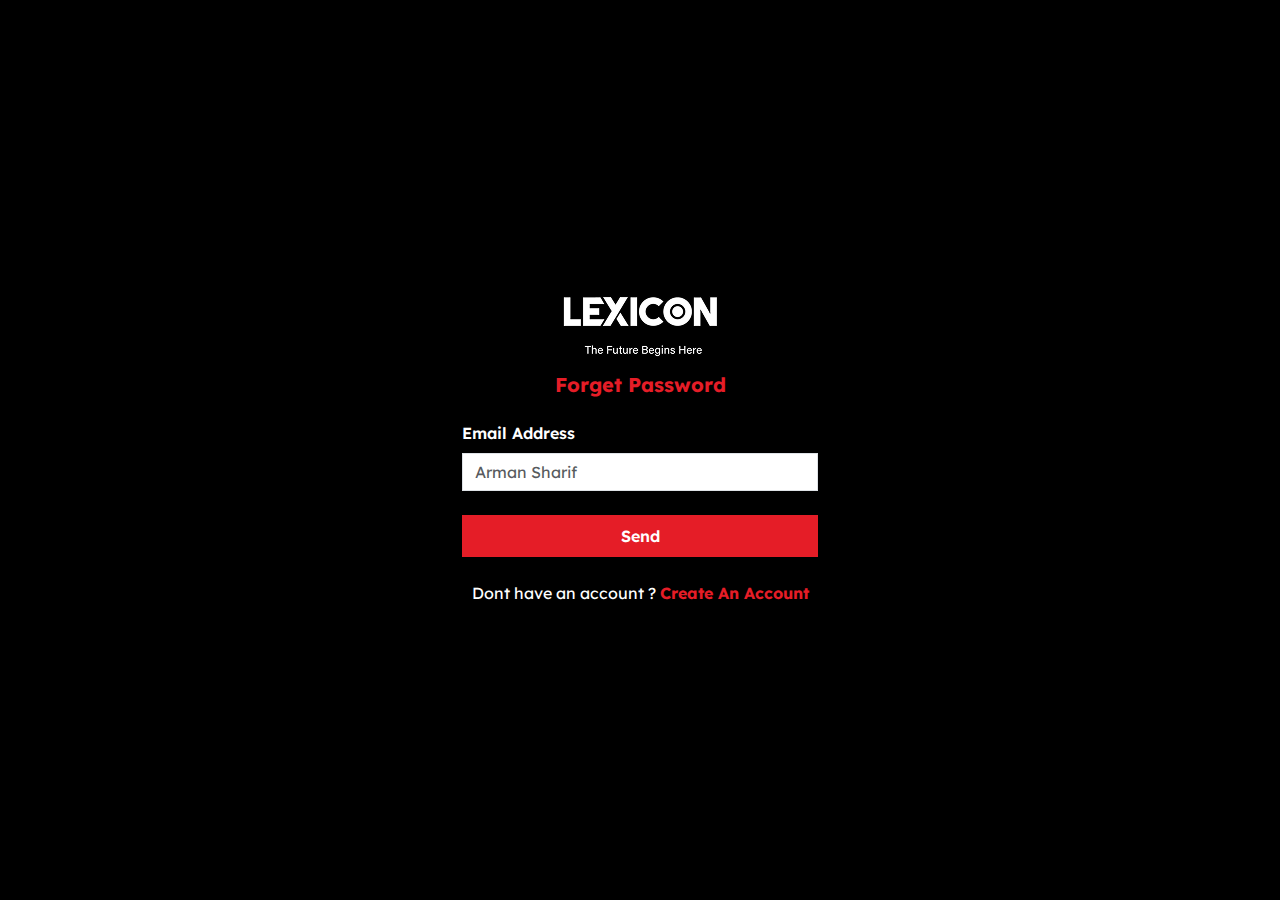
<file: forget_password.html>
<!doctype html>
<html lang="en">
  <head>
    <meta charset="utf-8">
    <meta name="viewport" content="width=device-width, initial-scale=1">
    <title>Lexicon</title>
    <!-- favicon -->
    <link rel="shortcut icon" href="" type="image/x-icon">
    <!-- bootstrap css -->
    <link href="https://cdn.jsdelivr.net/npm/bootstrap@5.3.3/dist/css/bootstrap.min.css" rel="stylesheet" integrity="sha384-QWTKZyjpPEjISv5WaRU9OFeRpok6YctnYmDr5pNlyT2bRjXh0JMhjY6hW+ALEwIH" crossorigin="anonymous">
    <!-- bootstrap icon -->
    <link rel="stylesheet" href="https://cdn.jsdelivr.net/npm/bootstrap-icons@1.11.3/font/bootstrap-icons.min.css">
    <!-- google fonts -->
    <link rel="preconnect" href="https://fonts.googleapis.com">
    <link rel="preconnect" href="https://fonts.gstatic.com" crossorigin>
    <link href="https://fonts.googleapis.com/css2?family=Lexend+Deca:wght@100..900&display=swap" rel="stylesheet">
    <!-- custom css -->
    <link rel="stylesheet" href="./assets/css/style.css">
  </head>
  <body class="black-background">
    <div class="container py-4">
      <div class="row justify-content-center">
        <div class="col-lg-4 col-md-5 col-10">
          <div class="row">
            <div class="col-12 text-center">
              <a href="./index.html"><img src="./assets/img/white logo.png" alt="image"></a>
            </div>
            <h5 class="text-center lexicon-heading mb-4">Forget Password</h5>
            
            <div class="col-md-12 mb-4">
              <label for="email" class="custom-label">Email Address</label>
              <input type="email" name="email" id="email" class="form-control custom-form-control mt-2" placeholder="Arman Sharif">
            </div>
            <div class="col-md-12 mb-4">
              <div class="row">
                <div class="col-12">
                  <button class="btn btn-primary-2 w-100 py-2 fs-6">Send</button>
                </div>
              </div>
            </div>
            <p class="text-center">Dont have an account ? <a href="./register.html" class="lexicon-heading">Create An Account</a></p>

          </div>
        </div>
      </div>
    </div>

    <!-- bootstrap js -->
    <script src="https://cdn.jsdelivr.net/npm/bootstrap@5.3.3/dist/js/bootstrap.bundle.min.js" integrity="sha384-YvpcrYf0tY3lHB60NNkmXc5s9fDVZLESaAA55NDzOxhy9GkcIdslK1eN7N6jIeHz" crossorigin="anonymous"></script>
  </body>
</html>
</file>
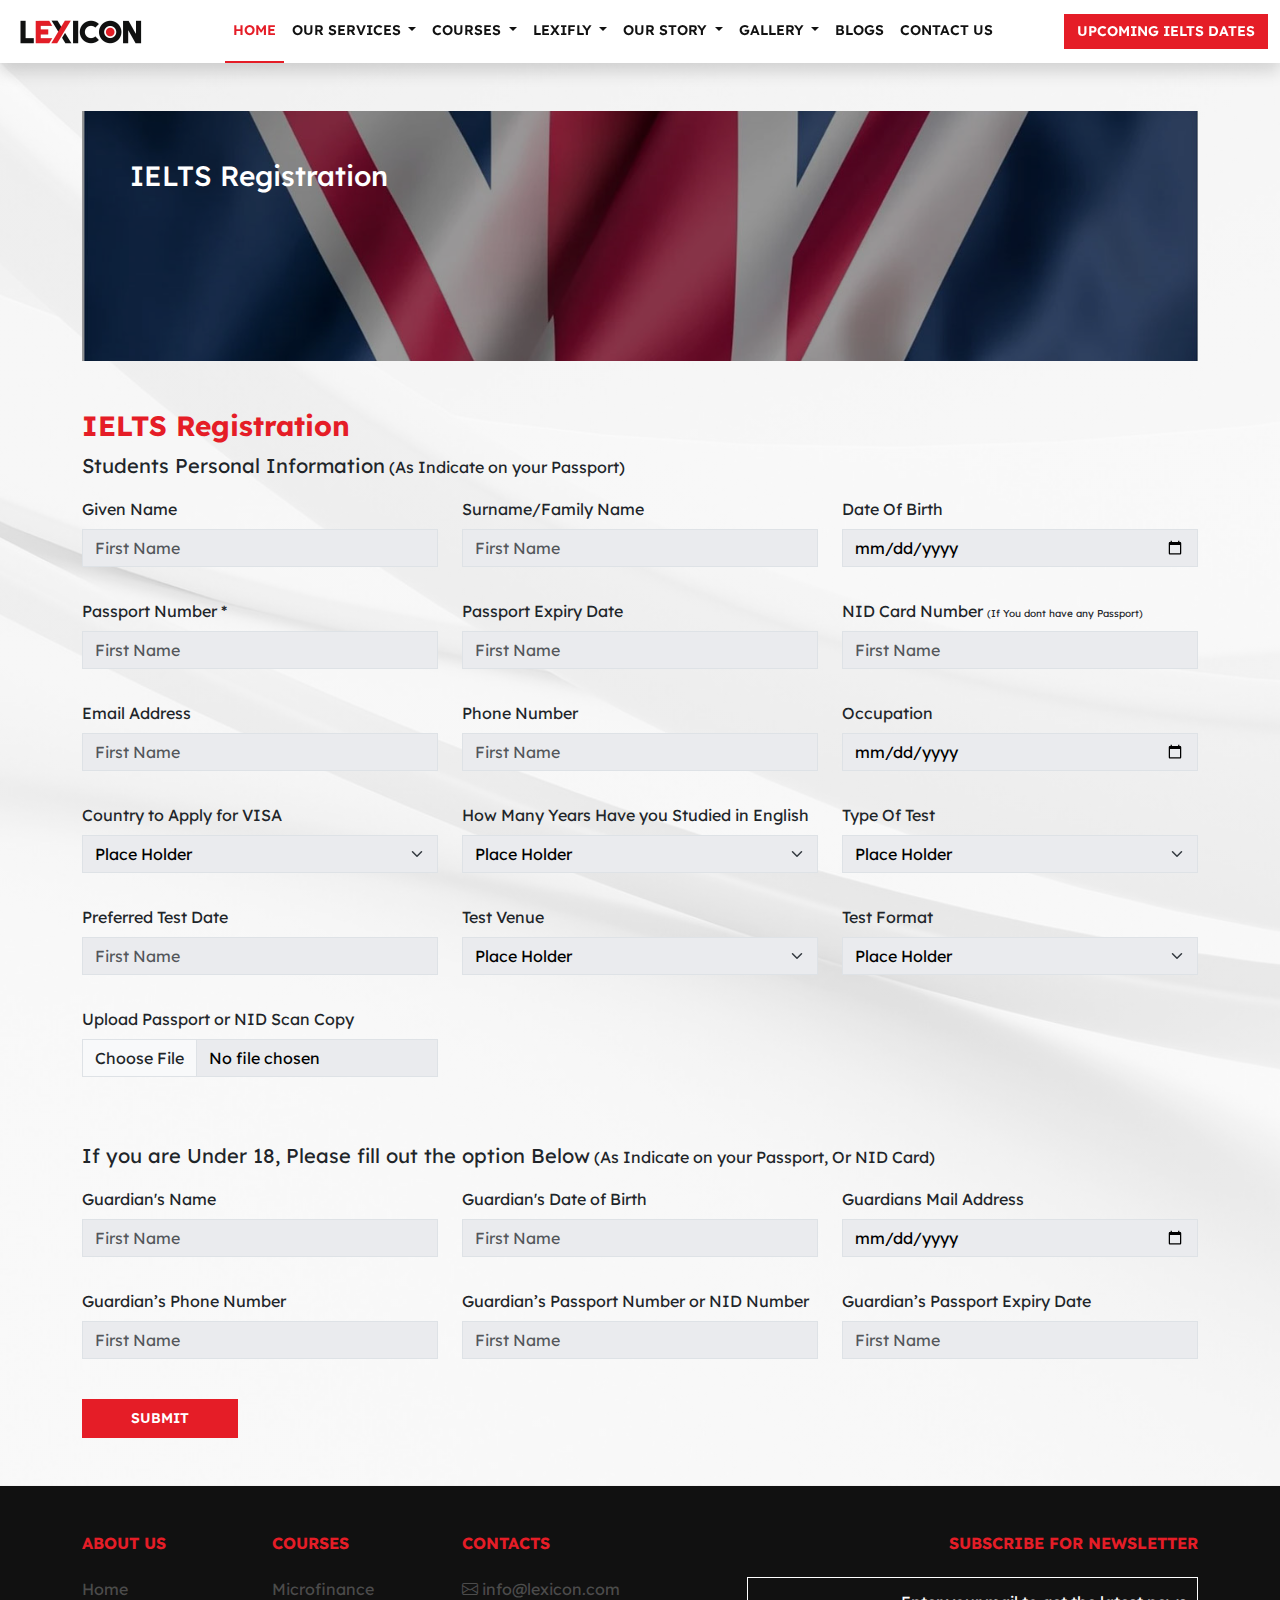
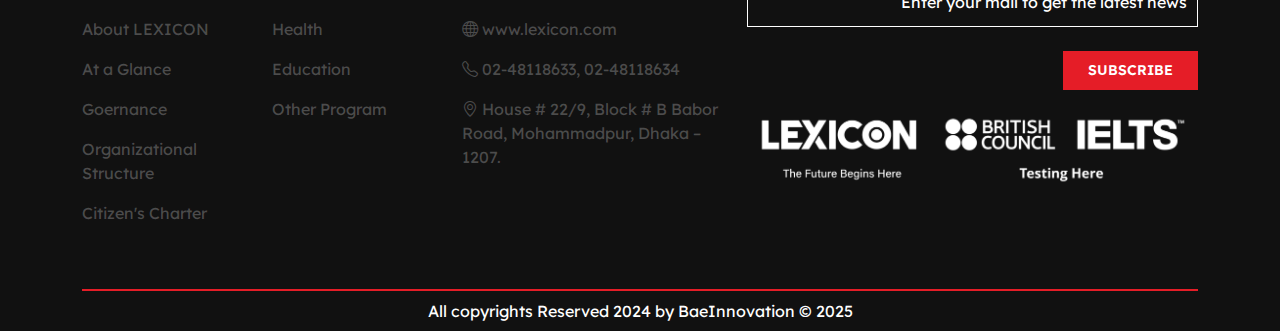
<file: ielts_registration.html>
<!doctype html>
<html lang="en">
  <head>
    <meta charset="utf-8">
    <meta name="viewport" content="width=device-width, initial-scale=1">
    <title>Lexicon</title>
    <!-- favicon -->
    <link rel="shortcut icon" href="" type="image/x-icon">
    <!-- bootstrap css -->
    <link href="https://cdn.jsdelivr.net/npm/bootstrap@5.3.3/dist/css/bootstrap.min.css" rel="stylesheet" integrity="sha384-QWTKZyjpPEjISv5WaRU9OFeRpok6YctnYmDr5pNlyT2bRjXh0JMhjY6hW+ALEwIH" crossorigin="anonymous">
    <!-- bootstrap icon -->
    <link rel="stylesheet" href="https://cdn.jsdelivr.net/npm/bootstrap-icons@1.11.3/font/bootstrap-icons.min.css">
    <!-- google fonts -->
    <link rel="preconnect" href="https://fonts.googleapis.com">
    <link rel="preconnect" href="https://fonts.gstatic.com" crossorigin>
    <link href="https://fonts.googleapis.com/css2?family=Lexend+Deca:wght@100..900&display=swap" rel="stylesheet">
    <!-- custom css -->
    <link rel="stylesheet" href="./assets/css/style.css">
  </head>
  <body class="">

    <nav class="navbar navbar-expand-lg bg-white py-0 my-0 sticky-top shadow">
      <div class="container-fluid">
        <a class="navbar-brand" href="./index.html">
          <img src="./assets/img/logo.png" alt="logo" srcset="">
        </a>
        <button class="navbar-toggler" type="button" data-bs-toggle="collapse" data-bs-target="#navbarSupportedContent" aria-controls="navbarSupportedContent" aria-expanded="false" aria-label="Toggle navigation">
          <span class="navbar-toggler-icon"></span>
        </button>
        <div class="collapse navbar-collapse" id="navbarSupportedContent">
          <ul class="navbar-nav m-auto mb-2 mb-lg-0">

            <li class="nav-item">
              <a class="nav-link active" aria-current="page" href="./index.html">HOME</a>
            </li>
            <li class="nav-item dropdown">
              <a class="nav-link dropdown-toggle" href="#" role="button" data-bs-toggle="dropdown" aria-expanded="false">
                OUR SERVICES
              </a>
              <ul class="dropdown-menu">
                <li><a class="dropdown-item" href="#">ACTION</a></li>
              </ul>
            </li>
            <li class="nav-item dropdown">
              <a class="nav-link dropdown-toggle" href="#" role="button" data-bs-toggle="dropdown" aria-expanded="false">
                COURSES
              </a>
              <ul class="dropdown-menu">
                <li><a class="dropdown-item" href="#">ACTION</a></li>
              </ul>
            </li>
            <li class="nav-item dropdown">
              <a class="nav-link dropdown-toggle" href="#" role="button" data-bs-toggle="dropdown" aria-expanded="false">
                LEXIFLY
              </a>
              <ul class="dropdown-menu">
                <li><a class="dropdown-item" href="#">ACTION</a></li>
              </ul>
            </li>
            <li class="nav-item dropdown">
              <a class="nav-link dropdown-toggle" href="#" role="button" data-bs-toggle="dropdown" aria-expanded="false">
                OUR STORY
              </a>
              <ul class="dropdown-menu">
                <li><a class="dropdown-item" href="./who_we_are.html">Who we are ?</a></li>
                <li><a class="dropdown-item" href="./achievment.html">Our Achievment</a></li>
                <li><a class="dropdown-item" href="./mission_vision.html">Mission Vision</a></li>
              </ul>
            </li>
            <li class="nav-item dropdown">
              <a class="nav-link dropdown-toggle" href="#" role="button" data-bs-toggle="dropdown" aria-expanded="false">
                GALLERY
              </a>
              <ul class="dropdown-menu">
                <li><a class="dropdown-item" href="./topscorer.html">TOP SCORER</a></li>
                <li><a class="dropdown-item" href="./events.html">EVENTS</a></li>
              </ul>
            </li>
            <li class="nav-item">
              <a class="nav-link" href="./blogs.html">BLOGS</a>
            </li>
            <li class="nav-item">
              <a class="nav-link" href="./contact.html">CONTACT US</a>
            </li>

          </ul>
          <ul class="navbar-nav mS-auto mb-2 mb-lg-0">
            <li class="nav-item">
              <a class="btn btn-primary-2" href="">UPCOMING IELTS DATES</a>
            </li>
          </ul>
        </div>
      </div>
    </nav>

    <section class="main-content-background">
      <div class="container py-3 py-md-5">
        
        <div class="row">
          <div class="col-12">
            <div class="page-banner" style="background-image: url('./assets/img/ielts-reg-back.jpg');">
              <h3 class="text-center text-md-start pt-5 ps-0 ps-md-5">IELTS Registration</h3>
            </div>
          </div>
        </div>

        <form action="">
        <div class="row mt-5">
          <div class="col-12">
            <h3 class="lexicon-heading">IELTS Registration</h3>
            <span class="fs-5">Students Personal Information</span>
            <span>(As Indicate on your Passport)</span>
          </div>

          <div class="col-md-4 my-3">
            <label for="">Given Name</label>
            <input type="text" name="" id="" placeholder="First Name" class="form-control mt-2 white-form-control">
          </div>
          <div class="col-md-4 my-3">
            <label for="">Surname/Family Name</label>
            <input type="text" name="" id="" placeholder="First Name" class="form-control mt-2 white-form-control">
          </div>
          <div class="col-md-4 my-3">
            <label for="">Date Of Birth</label>
            <input type="date" name="" id="" placeholder="First Name" class="form-control mt-2 white-form-control">
          </div>
          
          <div class="col-md-4 my-3">
            <label for="">Passport Number *</label>
            <input type="text" name="" id="" placeholder="First Name" class="form-control mt-2 white-form-control">
          </div>
          <div class="col-md-4 my-3">
            <label for="">Passport Expiry Date</label>
            <input type="text" name="" id="" placeholder="First Name" class="form-control mt-2 white-form-control">
          </div>
          <div class="col-md-4 my-3">
            <label for="">NID Card Number <span class="fs-10">(If You dont have any Passport)</span></label>
            <input type="text" name="" id="" placeholder="First Name" class="form-control mt-2 white-form-control">
          </div>

          <div class="col-md-4 my-3">
            <label for="">Email Address</label>
            <input type="text" name="" id="" placeholder="First Name" class="form-control mt-2 white-form-control">
          </div>
          <div class="col-md-4 my-3">
            <label for="">Phone Number</label>
            <input type="text" name="" id="" placeholder="First Name" class="form-control mt-2 white-form-control">
          </div>
          <div class="col-md-4 my-3">
            <label for="">Occupation</label>
            <input type="date" name="" id="" placeholder="First Name" class="form-control mt-2 white-form-control">
          </div>

          <div class="col-md-4 my-3">
            <label for="">Country to Apply for VISA</label>
            <select name="" id="" class="form-select mt-2 white-form-control">
              <option value="">Place Holder</option>
              <option value="">Abc</option>
            </select>
          </div>
          <div class="col-md-4 my-3">
            <label for="">How Many Years Have you Studied in English</label>
            <select name="" id="" class="form-select mt-2 white-form-control">
              <option value="">Place Holder</option>
              <option value="">Abc</option>
            </select>
          </div>
          <div class="col-md-4 my-3">
            <label for="">Type Of Test</label>
            <select name="" id="" class="form-select mt-2 white-form-control">
              <option value="">Place Holder</option>
              <option value="">Abc</option>
            </select>
          </div>

          <div class="col-md-4 my-3">
            <label for="">Preferred Test Date</label>
            <input type="text" name="" id="" placeholder="First Name" class="form-control mt-2 white-form-control">
          </div>
          <div class="col-md-4 my-3">
            <label for="">Test Venue</label>
            <select name="" id="" class="form-select mt-2 white-form-control">
              <option value="">Place Holder</option>
              <option value="">Abc</option>
            </select>
          </div>
          <div class="col-md-4 my-3">
            <label for="">Test Format</label>
            <select name="" id="" class="form-select mt-2 white-form-control">
              <option value="">Place Holder</option>
              <option value="">Abc</option>
            </select>
          </div>

          <div class="col-md-4 my-3">
            <label for="">Upload Passport or NID Scan Copy</label>
            <input type="file" name="" id="" placeholder="First Name" class="form-control mt-2 white-form-control">
          </div>

          <div class="col-12 mt-5">
            <span class="fs-5">If you are Under 18, Please fill out the option Below</span>
            <span>(As Indicate on your Passport, Or NID Card)</span>
          </div>

          <div class="col-md-4 my-3">
            <label for="">Guardian's Name</label>
            <input type="text" name="" id="" placeholder="First Name" class="form-control mt-2 white-form-control">
          </div>
          <div class="col-md-4 my-3">
            <label for="">Guardian's Date of Birth</label>
            <input type="text" name="" id="" placeholder="First Name" class="form-control mt-2 white-form-control">
          </div>
          <div class="col-md-4 my-3">
            <label for="">Guardians Mail Address</label>
            <input type="date" name="" id="" placeholder="First Name" class="form-control mt-2 white-form-control">
          </div>
          
          <div class="col-md-4 my-3">
            <label for="">Guardian’s Phone Number</label>
            <input type="text" name="" id="" placeholder="First Name" class="form-control mt-2 white-form-control">
          </div>
          <div class="col-md-4 my-3">
            <label for="">Guardian’s Passport Number or NID Number</label>
            <input type="text" name="" id="" placeholder="First Name" class="form-control mt-2 white-form-control">
          </div>
          <div class="col-md-4 my-3">
            <label for="">Guardian’s Passport Expiry Date</label>
            <input type="text" name="" id="" placeholder="First Name" class="form-control mt-2 white-form-control">
          </div>

          <div class="col-12 mt-4">
            <a href="" class="btn btn-primary-2 px-5 py-2">SUBMIT</a>
          </div>


        </div>
        </form>
        
      </div>
    </section>

    <footer>
      <div class="container pt-5">
        <div class="row mb-5 text-center text-md-start">
          <div class="col-md-2">
            <h6 class="lexicon-heading mb-4">ABOUT US</h6>
            <p><a href="" class="footerLink">Home</a></p>
            <p><a href="" class="footerLink">About LEXICON</a></p>
            <p><a href="" class="footerLink">At a Glance</a></p>
            <p><a href="" class="footerLink">Goernance</a></p>
            <p><a href="" class="footerLink">Organizational Structure</a></p>
            <p><a href="" class="footerLink">Citizen's Charter</a></p>
          </div>
          <div class="col-md-2">
            <h6 class="lexicon-heading mb-4">COURSES</h6>
            <p><a href="" class="footerLink">Microfinance</a></p>
            <p><a href="" class="footerLink">Health</a></p>
            <p><a href="" class="footerLink">Education</a></p>
            <p><a href="" class="footerLink">Other Program</a></p>
          </div>
          <div class="col-md-3">
            <h6 class="lexicon-heading mb-4">CONTACTS</h6>
            <p><a href="" class="footerLink"><i class="bi bi-envelope"></i> info@lexicon.com</a></p>
            <p><a href="" class="footerLink"><i class="bi bi-globe"></i> www.lexicon.com</a></p>
            <p><a href="" class="footerLink"><i class="bi bi-telephone"></i> 02-48118633, 02-48118634 </a></p>
            <p><a href="" class="footerLink"><i class="bi bi-geo-alt"></i> House # 22/9, Block # B Babor Road, Mohammadpur, Dhaka – 1207.</a></p>
          </div>
          <div class="col-md-5 text-center text-md-end">
            <h6 class="lexicon-heading mb-4">SUBSCRIBE FOR NEWSLETTER</h6>
            <input type="text" name="" id="" class="form-control footer-mail-input" placeholder="Enter your mail to get the latest news"> <br>
            <a href="" class="btn btn-primary-2 px-4 py-2">SUBSCRIBE</a>
            <div class="col-12 mt-3">
              <img class="img-fluid" src="./assets/img/footer-brands.png" alt="image">
            </div>
          </div>
        </div>
        <div style="width: 100%;height: 2px;background-color: var(--color-one);"></div>
        <div class="row py-2">
          <div class="col-12 text-center">All copyrights Reserved 2024 by BaeInnovation © 2025</div>
        </div>
      </div>
    </footer>

    <!-- bootstrap js -->
    <script src="https://cdn.jsdelivr.net/npm/bootstrap@5.3.3/dist/js/bootstrap.bundle.min.js" integrity="sha384-YvpcrYf0tY3lHB60NNkmXc5s9fDVZLESaAA55NDzOxhy9GkcIdslK1eN7N6jIeHz" crossorigin="anonymous"></script>
  </body>
</html>
</file>
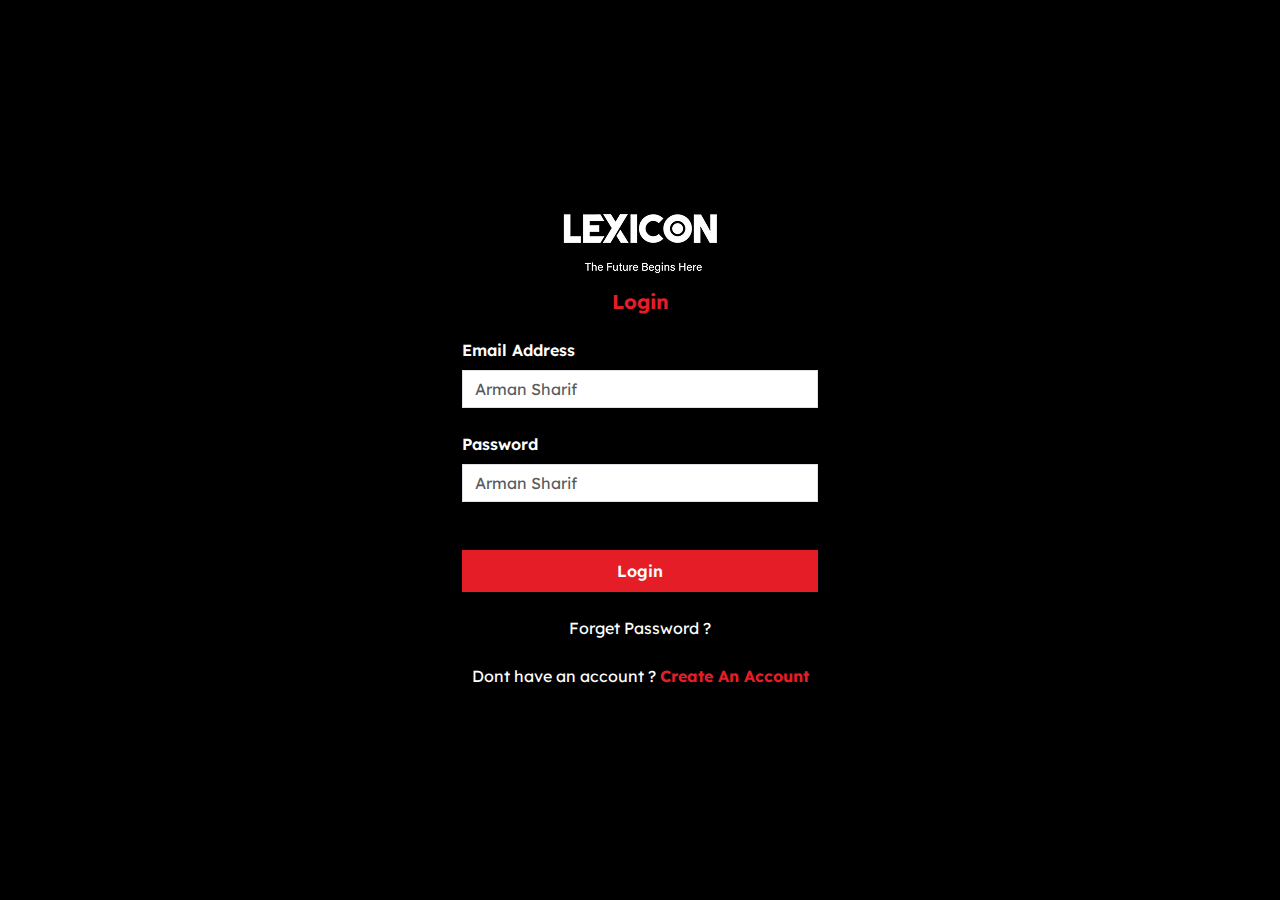
<file: login.html>
<!doctype html>
<html lang="en">
  <head>
    <meta charset="utf-8">
    <meta name="viewport" content="width=device-width, initial-scale=1">
    <title>Lexicon</title>
    <!-- favicon -->
    <link rel="shortcut icon" href="" type="image/x-icon">
    <!-- bootstrap css -->
    <link href="https://cdn.jsdelivr.net/npm/bootstrap@5.3.3/dist/css/bootstrap.min.css" rel="stylesheet" integrity="sha384-QWTKZyjpPEjISv5WaRU9OFeRpok6YctnYmDr5pNlyT2bRjXh0JMhjY6hW+ALEwIH" crossorigin="anonymous">
    <!-- bootstrap icon -->
    <link rel="stylesheet" href="https://cdn.jsdelivr.net/npm/bootstrap-icons@1.11.3/font/bootstrap-icons.min.css">
    <!-- google fonts -->
    <link rel="preconnect" href="https://fonts.googleapis.com">
    <link rel="preconnect" href="https://fonts.gstatic.com" crossorigin>
    <link href="https://fonts.googleapis.com/css2?family=Lexend+Deca:wght@100..900&display=swap" rel="stylesheet">
    <!-- custom css -->
    <link rel="stylesheet" href="./assets/css/style.css">
  </head>
  <body class="black-background">
    <div class="container py-4">
      <div class="row justify-content-center">
        <div class="col-lg-4 col-md-5 col-10">
          <div class="row">
            <div class="col-12 text-center">
              <a href="./index.html"><img src="./assets/img/white logo.png" alt="image"></a>
            </div>
            <h5 class="text-center lexicon-heading mb-4">Login</h5>
            
            <div class="col-md-12 mb-4">
              <label for="email" class="custom-label">Email Address</label>
              <input type="email" name="email" id="email" class="form-control custom-form-control mt-2" placeholder="Arman Sharif">
            </div>
            <div class="col-md-12 mb-5">
              <label for="password" class="custom-label">Password</label>
              <input type="password" name="password" id="password" class="form-control custom-form-control mt-2" placeholder="Arman Sharif">
            </div>
            <div class="col-md-12 mb-4">
              <div class="row">
                <div class="col-12">
                  <button class="btn btn-primary-2 w-100 py-2 fs-6">Login</button>
                </div>
              </div>
            </div>
            <p class="text-center mb-4"><a href="./forget_password.html" class="text-white">Forget Password ?</a></p>
            <p class="text-center">Dont have an account ? <a href="./register.html" class="lexicon-heading">Create An Account</a></p>

          </div>
        </div>
      </div>
    </div>

    <!-- bootstrap js -->
    <script src="https://cdn.jsdelivr.net/npm/bootstrap@5.3.3/dist/js/bootstrap.bundle.min.js" integrity="sha384-YvpcrYf0tY3lHB60NNkmXc5s9fDVZLESaAA55NDzOxhy9GkcIdslK1eN7N6jIeHz" crossorigin="anonymous"></script>
  </body>
</html>
</file>
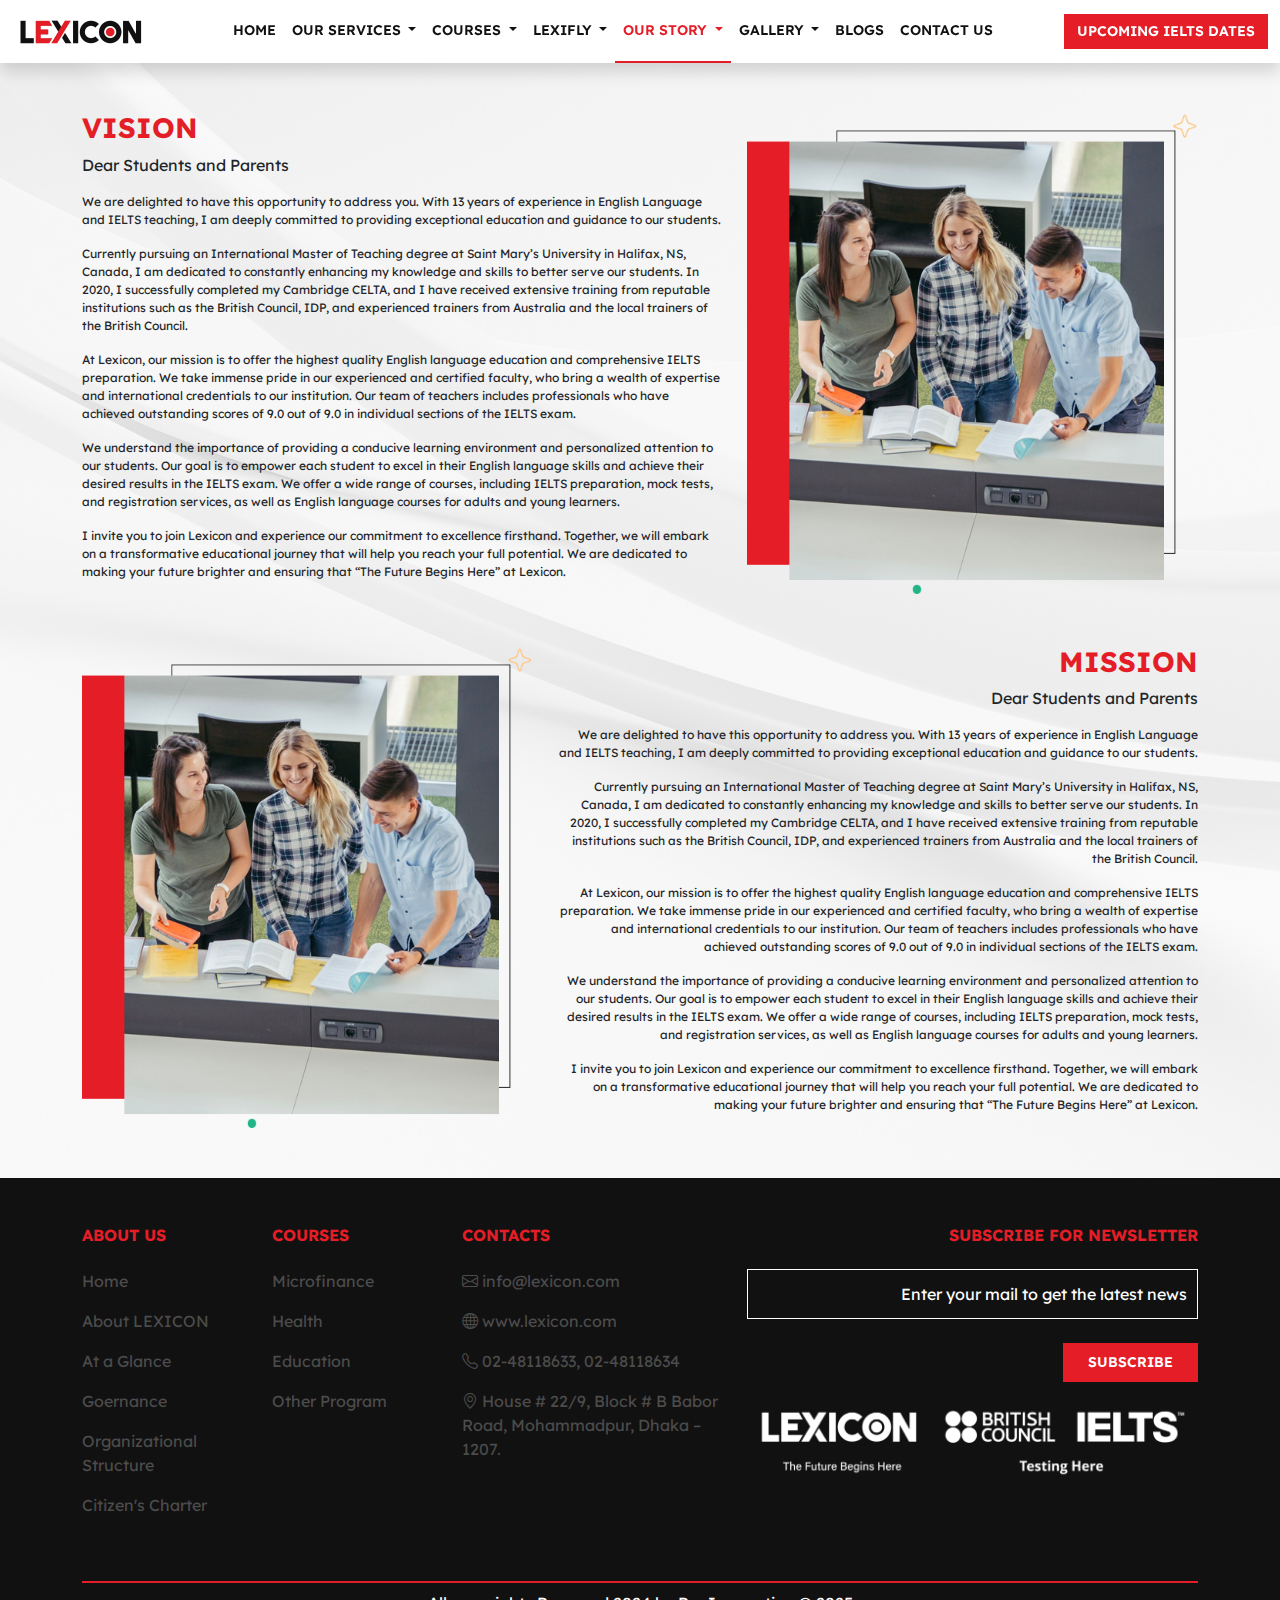
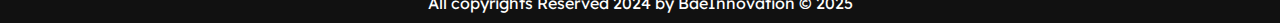
<file: mission_vision.html>
<!doctype html>
<html lang="en">
  <head>
    <meta charset="utf-8">
    <meta name="viewport" content="width=device-width, initial-scale=1">
    <title>Lexicon</title>
    <!-- favicon -->
    <link rel="shortcut icon" href="" type="image/x-icon">
    <!-- bootstrap css -->
    <link href="https://cdn.jsdelivr.net/npm/bootstrap@5.3.3/dist/css/bootstrap.min.css" rel="stylesheet" integrity="sha384-QWTKZyjpPEjISv5WaRU9OFeRpok6YctnYmDr5pNlyT2bRjXh0JMhjY6hW+ALEwIH" crossorigin="anonymous">
    <!-- bootstrap icon -->
    <link rel="stylesheet" href="https://cdn.jsdelivr.net/npm/bootstrap-icons@1.11.3/font/bootstrap-icons.min.css">
    <!-- google fonts -->
    <link rel="preconnect" href="https://fonts.googleapis.com">
    <link rel="preconnect" href="https://fonts.gstatic.com" crossorigin>
    <link href="https://fonts.googleapis.com/css2?family=Lexend+Deca:wght@100..900&display=swap" rel="stylesheet">
    <!-- custom css -->
    <link rel="stylesheet" href="./assets/css/style.css">
  </head>
  <body class="">

    <nav class="navbar navbar-expand-lg bg-white py-0 my-0 sticky-top shadow">
      <div class="container-fluid">
        <a class="navbar-brand" href="./index.html">
          <img src="./assets/img/logo.png" alt="logo" srcset="">
        </a>
        <button class="navbar-toggler" type="button" data-bs-toggle="collapse" data-bs-target="#navbarSupportedContent" aria-controls="navbarSupportedContent" aria-expanded="false" aria-label="Toggle navigation">
          <span class="navbar-toggler-icon"></span>
        </button>
        <div class="collapse navbar-collapse" id="navbarSupportedContent">
          <ul class="navbar-nav m-auto mb-2 mb-lg-0">

            <li class="nav-item">
              <a class="nav-link" aria-current="page" href="./index.html">HOME</a>
            </li>
            <li class="nav-item dropdown">
              <a class="nav-link dropdown-toggle" href="#" role="button" data-bs-toggle="dropdown" aria-expanded="false">
                OUR SERVICES
              </a>
              <ul class="dropdown-menu">
                <li><a class="dropdown-item" href="#">ACTION</a></li>
              </ul>
            </li>
            <li class="nav-item dropdown">
              <a class="nav-link dropdown-toggle" href="#" role="button" data-bs-toggle="dropdown" aria-expanded="false">
                COURSES
              </a>
              <ul class="dropdown-menu">
                <li><a class="dropdown-item" href="#">ACTION</a></li>
              </ul>
            </li>
            <li class="nav-item dropdown">
              <a class="nav-link dropdown-toggle" href="#" role="button" data-bs-toggle="dropdown" aria-expanded="false">
                LEXIFLY
              </a>
              <ul class="dropdown-menu">
                <li><a class="dropdown-item" href="#">ACTION</a></li>
              </ul>
            </li>
            <li class="nav-item dropdown">
              <a class="nav-link dropdown-toggle active" href="#" role="button" data-bs-toggle="dropdown" aria-expanded="false">
                OUR STORY
              </a>
              <ul class="dropdown-menu">
                <li><a class="dropdown-item" href="./who_we_are.html">Who we are ?</a></li>
                <li><a class="dropdown-item" href="./achievment.html">Our Achievment</a></li>
                <li><a class="dropdown-item active" href="./mission_vision.html">Mission Vision</a></li>
              </ul>
            </li>
            <li class="nav-item dropdown">
              <a class="nav-link dropdown-toggle" href="#" role="button" data-bs-toggle="dropdown" aria-expanded="false">
                GALLERY
              </a>
              <ul class="dropdown-menu">
                <li><a class="dropdown-item" href="./topscorer.html">TOP SCORER</a></li>
                <li><a class="dropdown-item" href="./events.html">EVENTS</a></li>
              </ul>
            </li>
            <li class="nav-item">
              <a class="nav-link" href="./blogs.html">BLOGS</a>
            </li>
            <li class="nav-item">
              <a class="nav-link" href="./contact.html">CONTACT US</a>
            </li>

          </ul>
          <ul class="navbar-nav mS-auto mb-2 mb-lg-0">
            <li class="nav-item">
              <a class="btn btn-primary-2" href="">UPCOMING IELTS DATES</a>
            </li>
          </ul>
        </div>
      </div>
    </nav>

    <section class="main-content-background">
      <div class="container py-3 py-md-5">
        
        <div class="row align-items-center">
          <div class="col-md-7 text-center text-md-start">
            <h3 class="lexicon-heading">VISION</h3>
            <p>Dear Students and Parents</p>
            <p class="fs-12">We are delighted to have this opportunity to address you. With 13 years of experience in English Language and IELTS teaching, I am deeply committed to providing exceptional education and guidance to our students.</p>
            <p class="fs-12">Currently pursuing an International Master of Teaching degree at Saint Mary’s University in Halifax, NS, Canada, I am dedicated to constantly enhancing my knowledge and skills to better serve our students. In 2020, I successfully completed my Cambridge CELTA, and I have received extensive training from reputable institutions such as the British Council, IDP, and experienced trainers from Australia and the local trainers of the British Council.</p>
            <p class="fs-12">At Lexicon, our mission is to offer the highest quality English language education and comprehensive IELTS preparation. We take immense pride in our experienced and certified faculty, who bring a wealth of expertise and international credentials to our institution. Our team of teachers includes professionals who have achieved outstanding scores of 9.0 out of 9.0 in individual sections of the IELTS exam.</p>
            <p class="fs-12">We understand the importance of providing a conducive learning environment and personalized attention to our students. Our goal is to empower each student to excel in their English language skills and achieve their desired results in the IELTS exam. We offer a wide range of courses, including IELTS preparation, mock tests, and registration services, as well as English language courses for adults and young learners.</p>
            <p class="fs-12">I invite you to join Lexicon and experience our commitment to excellence firsthand. Together, we will embark on a transformative educational journey that will help you reach your full potential. We are dedicated to making your future brighter and ensuring that “The Future Begins Here” at Lexicon.</p>
          </div>
          <div class="col-md-5">
            <img class="img-fluid" src="./assets/img/vison_mission 123.png" alt="">
          </div>
        </div>
        <div class="row align-items-center mt-5">
          <div class="col-md-5 order-2 order-md-1">
            <img class="img-fluid" src="./assets/img/vison_mission 123.png" alt="">
          </div>
          <div class="col-md-7 text-center text-md-end order-1 order-md-2">
            <h3 class="lexicon-heading">MISSION</h3>
            <p>Dear Students and Parents</p>
            <p class="fs-12">We are delighted to have this opportunity to address you. With 13 years of experience in English Language and IELTS teaching, I am deeply committed to providing exceptional education and guidance to our students.</p>
            <p class="fs-12">Currently pursuing an International Master of Teaching degree at Saint Mary’s University in Halifax, NS, Canada, I am dedicated to constantly enhancing my knowledge and skills to better serve our students. In 2020, I successfully completed my Cambridge CELTA, and I have received extensive training from reputable institutions such as the British Council, IDP, and experienced trainers from Australia and the local trainers of the British Council.</p>
            <p class="fs-12">At Lexicon, our mission is to offer the highest quality English language education and comprehensive IELTS preparation. We take immense pride in our experienced and certified faculty, who bring a wealth of expertise and international credentials to our institution. Our team of teachers includes professionals who have achieved outstanding scores of 9.0 out of 9.0 in individual sections of the IELTS exam.</p>
            <p class="fs-12">We understand the importance of providing a conducive learning environment and personalized attention to our students. Our goal is to empower each student to excel in their English language skills and achieve their desired results in the IELTS exam. We offer a wide range of courses, including IELTS preparation, mock tests, and registration services, as well as English language courses for adults and young learners.</p>
            <p class="fs-12">I invite you to join Lexicon and experience our commitment to excellence firsthand. Together, we will embark on a transformative educational journey that will help you reach your full potential. We are dedicated to making your future brighter and ensuring that “The Future Begins Here” at Lexicon.</p>
          </div>
        </div>

      </div>
    </section>

    <footer>
      <div class="container pt-5">
        <div class="row mb-5 text-center text-md-start">
          <div class="col-md-2">
            <h6 class="lexicon-heading mb-4">ABOUT US</h6>
            <p><a href="" class="footerLink">Home</a></p>
            <p><a href="" class="footerLink">About LEXICON</a></p>
            <p><a href="" class="footerLink">At a Glance</a></p>
            <p><a href="" class="footerLink">Goernance</a></p>
            <p><a href="" class="footerLink">Organizational Structure</a></p>
            <p><a href="" class="footerLink">Citizen's Charter</a></p>
          </div>
          <div class="col-md-2">
            <h6 class="lexicon-heading mb-4">COURSES</h6>
            <p><a href="" class="footerLink">Microfinance</a></p>
            <p><a href="" class="footerLink">Health</a></p>
            <p><a href="" class="footerLink">Education</a></p>
            <p><a href="" class="footerLink">Other Program</a></p>
          </div>
          <div class="col-md-3">
            <h6 class="lexicon-heading mb-4">CONTACTS</h6>
            <p><a href="" class="footerLink"><i class="bi bi-envelope"></i> info@lexicon.com</a></p>
            <p><a href="" class="footerLink"><i class="bi bi-globe"></i> www.lexicon.com</a></p>
            <p><a href="" class="footerLink"><i class="bi bi-telephone"></i> 02-48118633, 02-48118634 </a></p>
            <p><a href="" class="footerLink"><i class="bi bi-geo-alt"></i> House # 22/9, Block # B Babor Road, Mohammadpur, Dhaka – 1207.</a></p>
          </div>
          <div class="col-md-5 text-center text-md-end">
            <h6 class="lexicon-heading mb-4">SUBSCRIBE FOR NEWSLETTER</h6>
            <input type="text" name="" id="" class="form-control footer-mail-input" placeholder="Enter your mail to get the latest news"> <br>
            <a href="" class="btn btn-primary-2 px-4 py-2">SUBSCRIBE</a>
            <div class="col-12 mt-3">
              <img class="img-fluid" src="./assets/img/footer-brands.png" alt="image">
            </div>
          </div>
        </div>
        <div style="width: 100%;height: 2px;background-color: var(--color-one);"></div>
        <div class="row py-2">
          <div class="col-12 text-center">All copyrights Reserved 2024 by BaeInnovation © 2025</div>
        </div>
      </div>
    </footer>

    <!-- bootstrap js -->
    <script src="https://cdn.jsdelivr.net/npm/bootstrap@5.3.3/dist/js/bootstrap.bundle.min.js" integrity="sha384-YvpcrYf0tY3lHB60NNkmXc5s9fDVZLESaAA55NDzOxhy9GkcIdslK1eN7N6jIeHz" crossorigin="anonymous"></script>
  </body>
</html>
</file>
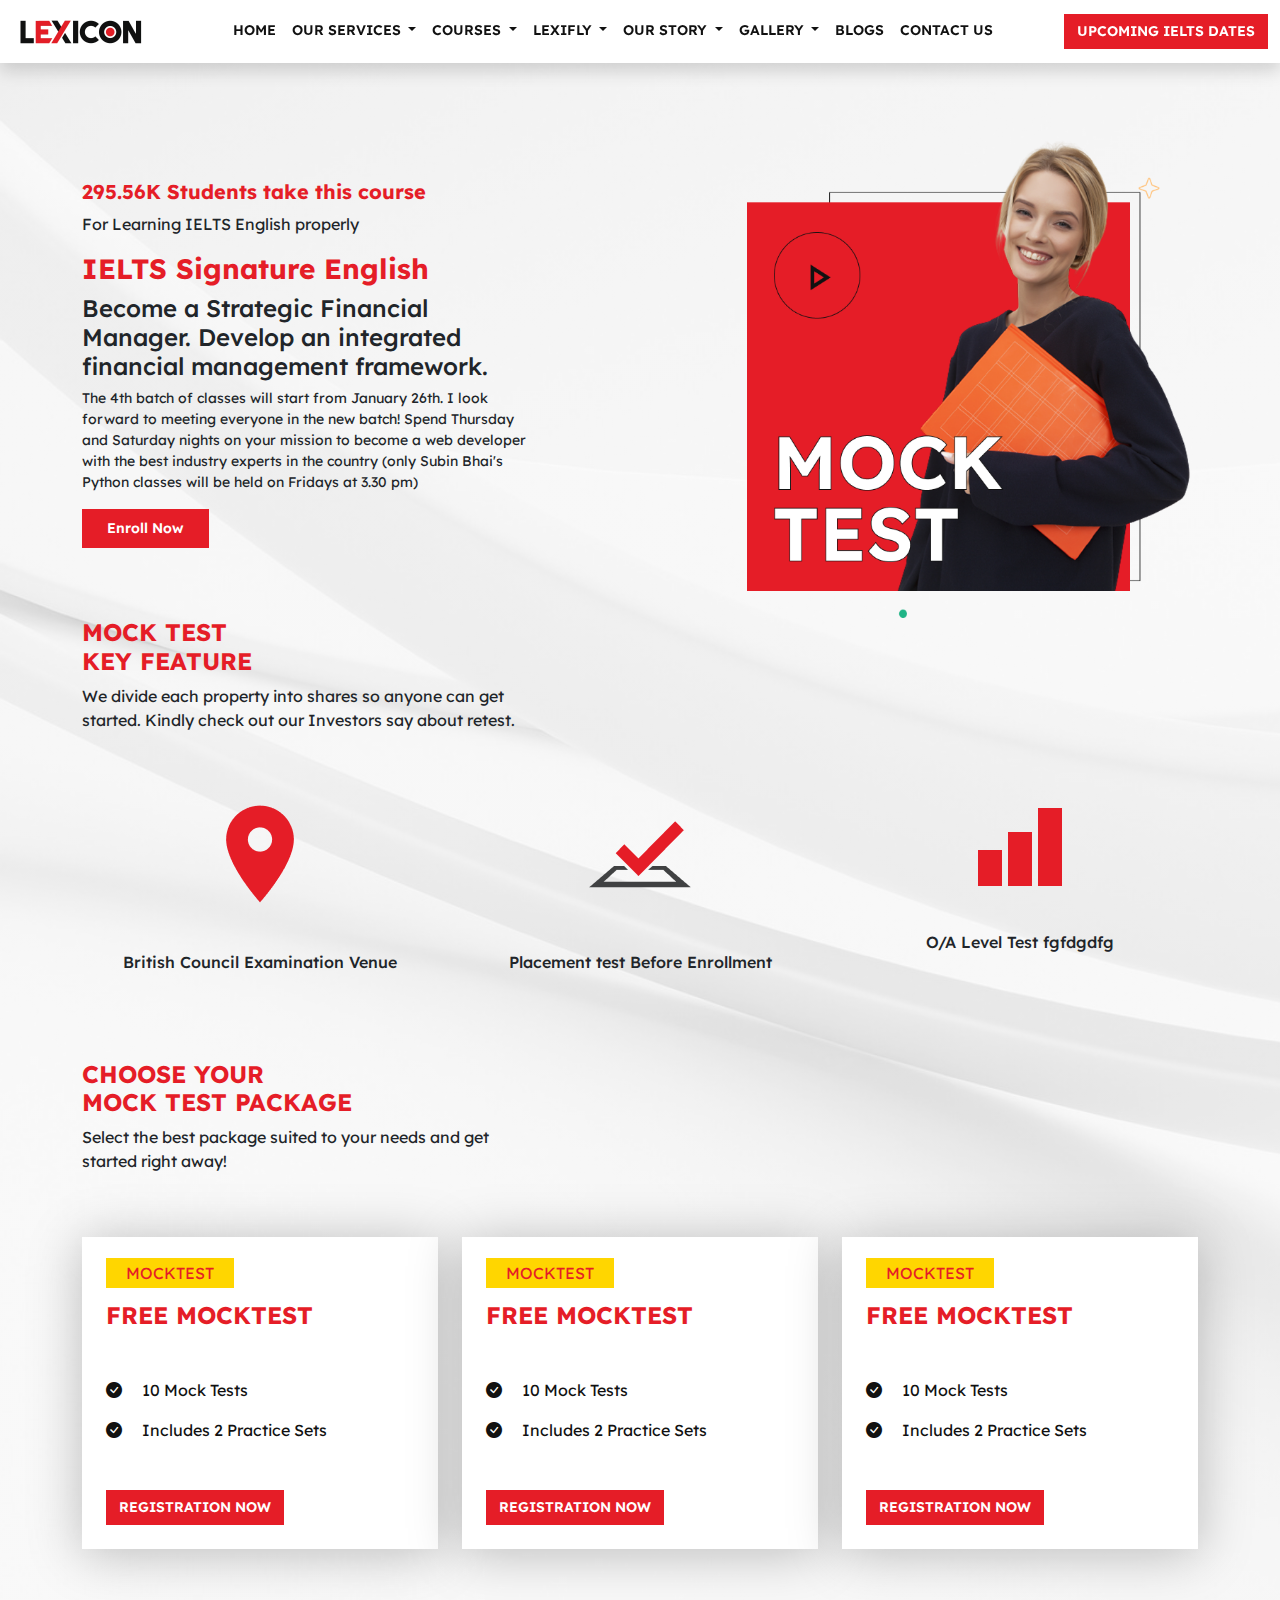
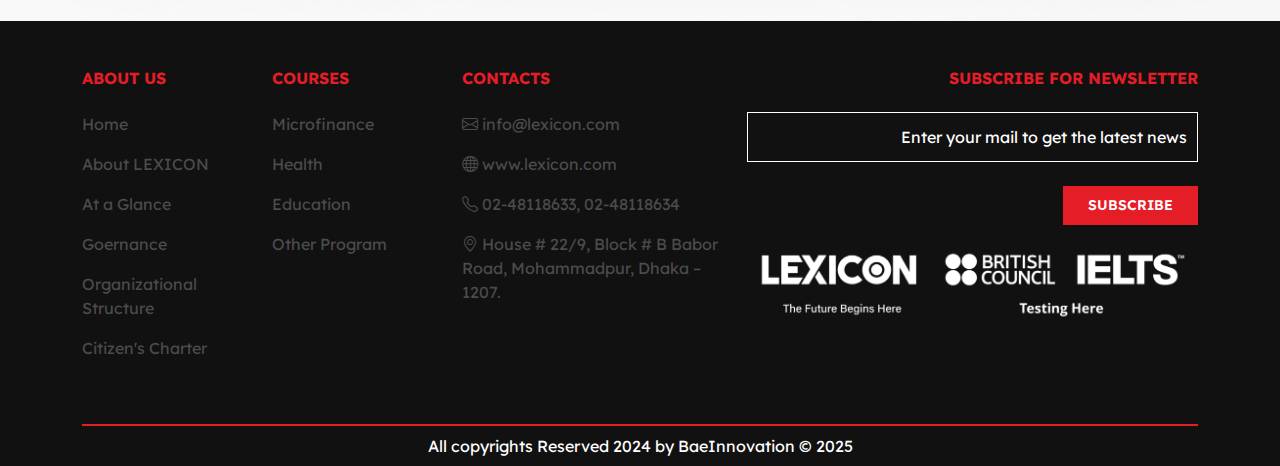
<file: mocktest.html>
<!doctype html>
<html lang="en">
  <head>
    <meta charset="utf-8">
    <meta name="viewport" content="width=device-width, initial-scale=1">
    <title>Lexicon</title>
    <!-- favicon -->
    <link rel="shortcut icon" href="" type="image/x-icon">
    <!-- bootstrap css -->
    <link href="https://cdn.jsdelivr.net/npm/bootstrap@5.3.3/dist/css/bootstrap.min.css" rel="stylesheet" integrity="sha384-QWTKZyjpPEjISv5WaRU9OFeRpok6YctnYmDr5pNlyT2bRjXh0JMhjY6hW+ALEwIH" crossorigin="anonymous">
    <!-- bootstrap icon -->
    <link rel="stylesheet" href="https://cdn.jsdelivr.net/npm/bootstrap-icons@1.11.3/font/bootstrap-icons.min.css">
    <!-- google fonts -->
    <link rel="preconnect" href="https://fonts.googleapis.com">
    <link rel="preconnect" href="https://fonts.gstatic.com" crossorigin>
    <link href="https://fonts.googleapis.com/css2?family=Lexend+Deca:wght@100..900&display=swap" rel="stylesheet">
    <!-- custom css -->
    <link rel="stylesheet" href="./assets/css/style.css">
  </head>
  <body class="">

    <nav class="navbar navbar-expand-lg bg-white py-0 my-0 sticky-top shadow">
      <div class="container-fluid">
        <a class="navbar-brand" href="./index.html">
          <img src="./assets/img/logo.png" alt="logo" srcset="">
        </a>
        <button class="navbar-toggler" type="button" data-bs-toggle="collapse" data-bs-target="#navbarSupportedContent" aria-controls="navbarSupportedContent" aria-expanded="false" aria-label="Toggle navigation">
          <span class="navbar-toggler-icon"></span>
        </button>
        <div class="collapse navbar-collapse" id="navbarSupportedContent">
          <ul class="navbar-nav m-auto mb-2 mb-lg-0">

            <li class="nav-item">
              <a class="nav-link" aria-current="page" href="./index.html">HOME</a>
            </li>
            <li class="nav-item dropdown">
              <a class="nav-link dropdown-toggle" href="#" role="button" data-bs-toggle="dropdown" aria-expanded="false">
                OUR SERVICES
              </a>
              <ul class="dropdown-menu">
                <li><a class="dropdown-item" href="#">ACTION</a></li>
              </ul>
            </li>
            <li class="nav-item dropdown">
              <a class="nav-link dropdown-toggle" href="#" role="button" data-bs-toggle="dropdown" aria-expanded="false">
                COURSES
              </a>
              <ul class="dropdown-menu">
                <li><a class="dropdown-item" href="#">ACTION</a></li>
              </ul>
            </li>
            <li class="nav-item dropdown">
              <a class="nav-link dropdown-toggle" href="#" role="button" data-bs-toggle="dropdown" aria-expanded="false">
                LEXIFLY
              </a>
              <ul class="dropdown-menu">
                <li><a class="dropdown-item" href="#">ACTION</a></li>
              </ul>
            </li>
            <li class="nav-item dropdown">
              <a class="nav-link dropdown-toggle" href="#" role="button" data-bs-toggle="dropdown" aria-expanded="false">
                OUR STORY
              </a>
              <ul class="dropdown-menu">
                <li><a class="dropdown-item" href="./who_we_are.html">Who we are ?</a></li>
                <li><a class="dropdown-item" href="./achievment.html">Our Achievment</a></li>
                <li><a class="dropdown-item" href="./mission_vision.html">Mission Vision</a></li>
              </ul>
            </li>
            <li class="nav-item dropdown">
              <a class="nav-link dropdown-toggle" href="#" role="button" data-bs-toggle="dropdown" aria-expanded="false">
                GALLERY
              </a>
              <ul class="dropdown-menu">
                <li><a class="dropdown-item" href="./topscorer.html">TOP SCORER</a></li>
                <li><a class="dropdown-item" href="./events.html">EVENTS</a></li>
              </ul>
            </li>
            <li class="nav-item">
              <a class="nav-link" href="./blogs.html">BLOGS</a>
            </li>
            <li class="nav-item">
              <a class="nav-link" href="./contact.html">CONTACT US</a>
            </li>

          </ul>
          <ul class="navbar-nav mS-auto mb-2 mb-lg-0">
            <li class="nav-item">
              <a class="btn btn-primary-2" href="">UPCOMING IELTS DATES</a>
            </li>
          </ul>
        </div>
      </div>
    </nav>

    <section class="main-content-background">
      <div class="container py-5">

        <div class="row align-items-center justify-content-between text-center text-md-start">
          <div class="col-md-5">
            <h5 class="lexicon-heading">295.56K Students take this course</h5>
            <p>For Learning  IELTS English properly</p>
            <h3 class="lexicon-heading">IELTS Signature English</h3>
            <h4>Become a Strategic Financial Manager. Develop an integrated financial management framework.</h4>
            <p class="fw-normal fs-14">The 4th batch of classes will start from January 26th. I look forward to meeting everyone in the new batch! Spend Thursday and Saturday nights on your mission to become a web developer with the best industry experts in the country (only Subin Bhai's Python classes will be held on Fridays at 3.30 pm)</p>
            <a href="./register.html" class="btn btn-primary-2 px-4 py-2">Enroll Now</a>
            <!-- <span class="fs-4 fw-bold ms-4">৳ 25,000 BDT</span> -->

          </div>
          <div class="col-md-5">
            <img class="img-fluid" src="./assets/img/mocktest.png" alt="image">
          </div>
        </div>

        <div class="row">
          <div class="col-md-12"></div>
          <div class="col-md-12"></div>
        </div>

        <div class="row justify-content-start mb-5">
          <div class="col-md-5 text-center text-md-start">
            <h4 class="lexicon-heading">MOCK TEST <br> KEY FEATURE</h4>
            <p>We divide each property into shares so anyone can get started. Kindly check out our Investors say about retest.</p>
          </div>
        </div>

        <div class="row">

          <div class="col-6 col-md-4 mb-5 text-center">
            <div>
              <img src="./assets/img/why1.png" alt="image">
            </div>
            <div class="why-lexicon-text">British Council Examination Venue</div>
          </div>
          <div class="col-6 col-md-4 mb-5 text-center">
            <div>
              <img src="./assets/img/why2.png" alt="image">
            </div>
            <div class="why-lexicon-text">Placement test Before Enrollment</div>
          </div>
          <div class="col-6 col-md-4 mb-5 text-center">
            <div>
              <img src="./assets/img/why3.png" alt="image">
            </div>
            <div class="why-lexicon-text">O/A Level Test fgfdgdfg</div>
          </div>
          
        </div>

        <div class="row justify-content-start mb-5">
          <div class="col-md-5 text-center text-md-start">
            <h4 class="lexicon-heading">CHOOSE YOUR <br> MOCK TEST PACKAGE</h4>
            <p>Select the best package suited to your needs and get started right away!</p>
          </div>
        </div>

        <div class="row">

          <div class="col-md-4 mb-4">
            <div class="course-box p-4">
              <span class="course-top">MOCKTEST</span>
              <h4 class="lexicon-heading mt-3">FREE MOCKTEST</h4>

              <div class="mb-3 mt-5">
                <i class="bi bi-check-circle-fill"></i>
                <span class="ps-3">10 Mock Tests</span>
              </div>
              <div class="mb-3">
                <i class="bi bi-check-circle-fill"></i>
                <span class="ps-3">Includes 2 Practice Sets</span>
              </div>

              <div class="mt-5">
                <a href="#" class="btn btn-primary-2">REGISTRATION NOW</a>
              </div>

            </div>
          </div>
          <div class="col-md-4 mb-4">
            <div class="course-box p-4">
              <span class="course-top">MOCKTEST</span>
              <h4 class="lexicon-heading mt-3">FREE MOCKTEST</h4>

              <div class="mb-3 mt-5">
                <i class="bi bi-check-circle-fill"></i>
                <span class="ps-3">10 Mock Tests</span>
              </div>
              <div class="mb-3">
                <i class="bi bi-check-circle-fill"></i>
                <span class="ps-3">Includes 2 Practice Sets</span>
              </div>

              <div class="mt-5">
                <a href="#" class="btn btn-primary-2">REGISTRATION NOW</a>
              </div>

            </div>
          </div>
          <div class="col-md-4 mb-4">
            <div class="course-box p-4">
              <span class="course-top">MOCKTEST</span>
              <h4 class="lexicon-heading mt-3">FREE MOCKTEST</h4>

              <div class="mb-3 mt-5">
                <i class="bi bi-check-circle-fill"></i>
                <span class="ps-3">10 Mock Tests</span>
              </div>
              <div class="mb-3">
                <i class="bi bi-check-circle-fill"></i>
                <span class="ps-3">Includes 2 Practice Sets</span>
              </div>

              <div class="mt-5">
                <a href="#" class="btn btn-primary-2">REGISTRATION NOW</a>
              </div>

            </div>
          </div>

        </div>

      </div>
    </section>

    <footer>
      <div class="container pt-5">
        <div class="row mb-5 text-center text-md-start">
          <div class="col-md-2">
            <h6 class="lexicon-heading mb-4">ABOUT US</h6>
            <p><a href="" class="footerLink">Home</a></p>
            <p><a href="" class="footerLink">About LEXICON</a></p>
            <p><a href="" class="footerLink">At a Glance</a></p>
            <p><a href="" class="footerLink">Goernance</a></p>
            <p><a href="" class="footerLink">Organizational Structure</a></p>
            <p><a href="" class="footerLink">Citizen's Charter</a></p>
          </div>
          <div class="col-md-2">
            <h6 class="lexicon-heading mb-4">COURSES</h6>
            <p><a href="" class="footerLink">Microfinance</a></p>
            <p><a href="" class="footerLink">Health</a></p>
            <p><a href="" class="footerLink">Education</a></p>
            <p><a href="" class="footerLink">Other Program</a></p>
          </div>
          <div class="col-md-3">
            <h6 class="lexicon-heading mb-4">CONTACTS</h6>
            <p><a href="" class="footerLink"><i class="bi bi-envelope"></i> info@lexicon.com</a></p>
            <p><a href="" class="footerLink"><i class="bi bi-globe"></i> www.lexicon.com</a></p>
            <p><a href="" class="footerLink"><i class="bi bi-telephone"></i> 02-48118633, 02-48118634 </a></p>
            <p><a href="" class="footerLink"><i class="bi bi-geo-alt"></i> House # 22/9, Block # B Babor Road, Mohammadpur, Dhaka – 1207.</a></p>
          </div>
          <div class="col-md-5 text-center text-md-end">
            <h6 class="lexicon-heading mb-4">SUBSCRIBE FOR NEWSLETTER</h6>
            <input type="text" name="" id="" class="form-control footer-mail-input" placeholder="Enter your mail to get the latest news"> <br>
            <a href="" class="btn btn-primary-2 px-4 py-2">SUBSCRIBE</a>
            <div class="col-12 mt-3">
              <img class="img-fluid" src="./assets/img/footer-brands.png" alt="image">
            </div>
          </div>
        </div>
        <div style="width: 100%;height: 2px;background-color: var(--color-one);"></div>
        <div class="row py-2">
          <div class="col-12 text-center">All copyrights Reserved 2024 by BaeInnovation © 2025</div>
        </div>
      </div>
    </footer>

    <!-- bootstrap js -->
    <script src="https://cdn.jsdelivr.net/npm/bootstrap@5.3.3/dist/js/bootstrap.bundle.min.js" integrity="sha384-YvpcrYf0tY3lHB60NNkmXc5s9fDVZLESaAA55NDzOxhy9GkcIdslK1eN7N6jIeHz" crossorigin="anonymous"></script>
  </body>
</html>
</file>
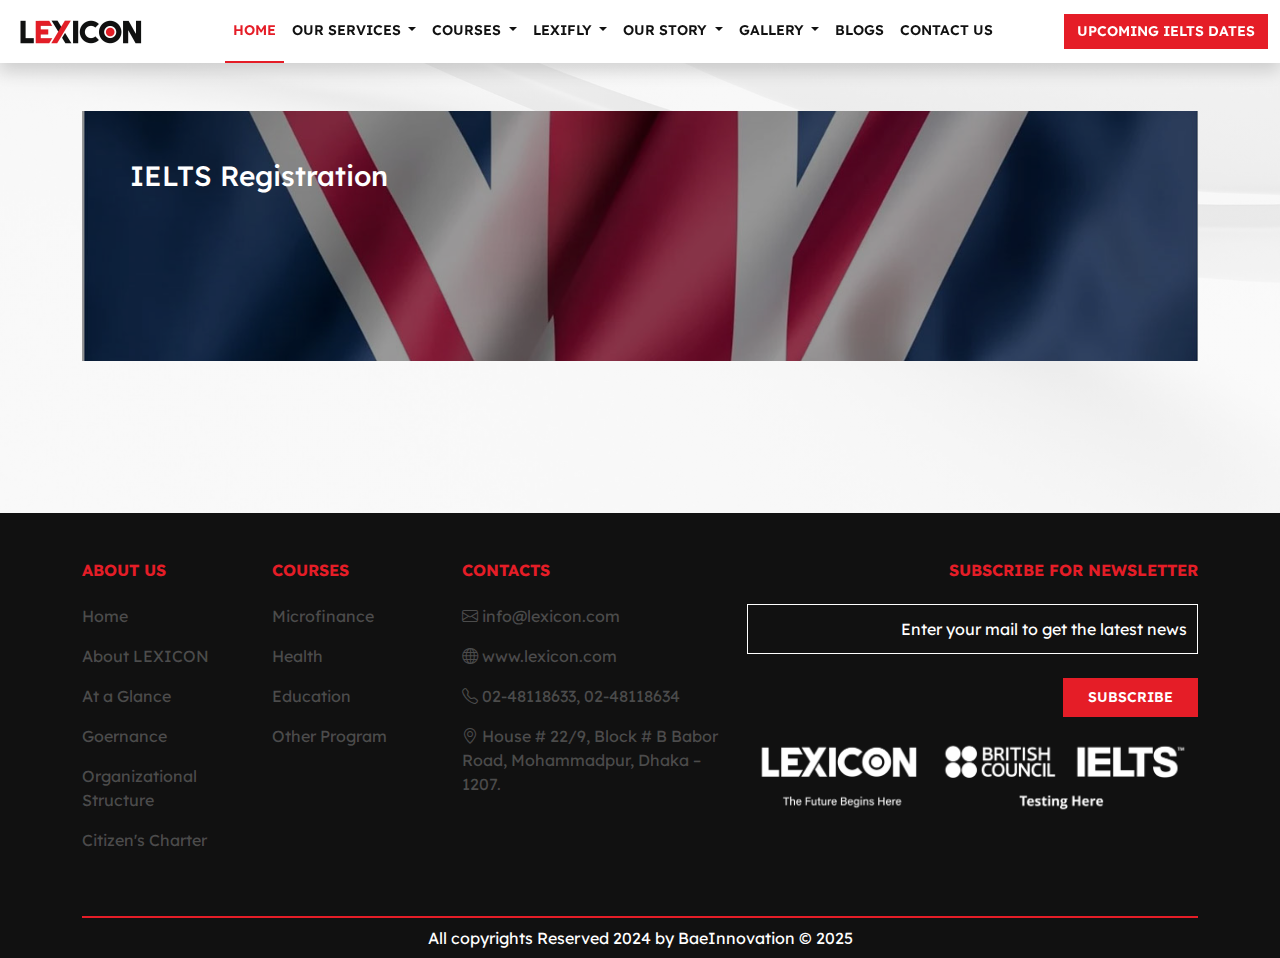
<file: page.html>
<!doctype html>
<html lang="en">
  <head>
    <meta charset="utf-8">
    <meta name="viewport" content="width=device-width, initial-scale=1">
    <title>Lexicon</title>
    <!-- favicon -->
    <link rel="shortcut icon" href="" type="image/x-icon">
    <!-- bootstrap css -->
    <link href="https://cdn.jsdelivr.net/npm/bootstrap@5.3.3/dist/css/bootstrap.min.css" rel="stylesheet" integrity="sha384-QWTKZyjpPEjISv5WaRU9OFeRpok6YctnYmDr5pNlyT2bRjXh0JMhjY6hW+ALEwIH" crossorigin="anonymous">
    <!-- bootstrap icon -->
    <link rel="stylesheet" href="https://cdn.jsdelivr.net/npm/bootstrap-icons@1.11.3/font/bootstrap-icons.min.css">
    <!-- google fonts -->
    <link rel="preconnect" href="https://fonts.googleapis.com">
    <link rel="preconnect" href="https://fonts.gstatic.com" crossorigin>
    <link href="https://fonts.googleapis.com/css2?family=Lexend+Deca:wght@100..900&display=swap" rel="stylesheet">
    <!-- custom css -->
    <link rel="stylesheet" href="./assets/css/style.css">
  </head>
  <body class="">

    <nav class="navbar navbar-expand-lg bg-white py-0 my-0 sticky-top shadow">
      <div class="container-fluid">
        <a class="navbar-brand" href="./index.html">
          <img src="./assets/img/logo.png" alt="logo" srcset="">
        </a>
        <button class="navbar-toggler" type="button" data-bs-toggle="collapse" data-bs-target="#navbarSupportedContent" aria-controls="navbarSupportedContent" aria-expanded="false" aria-label="Toggle navigation">
          <span class="navbar-toggler-icon"></span>
        </button>
        <div class="collapse navbar-collapse" id="navbarSupportedContent">
          <ul class="navbar-nav m-auto mb-2 mb-lg-0">

            <li class="nav-item">
              <a class="nav-link active" aria-current="page" href="./index.html">HOME</a>
            </li>
            <li class="nav-item dropdown">
              <a class="nav-link dropdown-toggle" href="#" role="button" data-bs-toggle="dropdown" aria-expanded="false">
                OUR SERVICES
              </a>
              <ul class="dropdown-menu">
                <li><a class="dropdown-item" href="#">ACTION</a></li>
              </ul>
            </li>
            <li class="nav-item dropdown">
              <a class="nav-link dropdown-toggle" href="#" role="button" data-bs-toggle="dropdown" aria-expanded="false">
                COURSES
              </a>
              <ul class="dropdown-menu">
                <li><a class="dropdown-item" href="#">ACTION</a></li>
              </ul>
            </li>
            <li class="nav-item dropdown">
              <a class="nav-link dropdown-toggle" href="#" role="button" data-bs-toggle="dropdown" aria-expanded="false">
                LEXIFLY
              </a>
              <ul class="dropdown-menu">
                <li><a class="dropdown-item" href="#">ACTION</a></li>
              </ul>
            </li>
            <li class="nav-item dropdown">
              <a class="nav-link dropdown-toggle" href="#" role="button" data-bs-toggle="dropdown" aria-expanded="false">
                OUR STORY
              </a>
              <ul class="dropdown-menu">
                <li><a class="dropdown-item" href="./who_we_are.html">Who we are ?</a></li>
                <li><a class="dropdown-item" href="./achievment.html">Our Achievment</a></li>
                <li><a class="dropdown-item" href="./mission_vision.html">Mission Vision</a></li>
              </ul>
            </li>
            <li class="nav-item dropdown">
              <a class="nav-link dropdown-toggle" href="#" role="button" data-bs-toggle="dropdown" aria-expanded="false">
                GALLERY
              </a>
              <ul class="dropdown-menu">
                <li><a class="dropdown-item" href="./topscorer.html">TOP SCORER</a></li>
                <li><a class="dropdown-item" href="./events.html">EVENTS</a></li>
              </ul>
            </li>
            <li class="nav-item">
              <a class="nav-link" href="./blogs.html">BLOGS</a>
            </li>
            <li class="nav-item">
              <a class="nav-link" href="./contact.html">CONTACT US</a>
            </li>

          </ul>
          <ul class="navbar-nav mS-auto mb-2 mb-lg-0">
            <li class="nav-item">
              <a class="btn btn-primary-2" href="">UPCOMING IELTS DATES</a>
            </li>
          </ul>
        </div>
      </div>
    </nav>

    <section class="main-content-background">
      <div class="container py-3 py-md-5">
        
        <div class="row">
          <div class="col-12">
            <div class="page-banner" style="background-image: url('./assets/img/ielts-reg-back.jpg');">
              <h3 class="text-center text-md-start pt-5 ps-0 ps-md-5">IELTS Registration</h3>
            </div>
          </div>
        </div>

      </div>
    </section>

    <footer>
      <div class="container pt-5">
        <div class="row mb-5 text-center text-md-start">
          <div class="col-md-2">
            <h6 class="lexicon-heading mb-4">ABOUT US</h6>
            <p><a href="" class="footerLink">Home</a></p>
            <p><a href="" class="footerLink">About LEXICON</a></p>
            <p><a href="" class="footerLink">At a Glance</a></p>
            <p><a href="" class="footerLink">Goernance</a></p>
            <p><a href="" class="footerLink">Organizational Structure</a></p>
            <p><a href="" class="footerLink">Citizen's Charter</a></p>
          </div>
          <div class="col-md-2">
            <h6 class="lexicon-heading mb-4">COURSES</h6>
            <p><a href="" class="footerLink">Microfinance</a></p>
            <p><a href="" class="footerLink">Health</a></p>
            <p><a href="" class="footerLink">Education</a></p>
            <p><a href="" class="footerLink">Other Program</a></p>
          </div>
          <div class="col-md-3">
            <h6 class="lexicon-heading mb-4">CONTACTS</h6>
            <p><a href="" class="footerLink"><i class="bi bi-envelope"></i> info@lexicon.com</a></p>
            <p><a href="" class="footerLink"><i class="bi bi-globe"></i> www.lexicon.com</a></p>
            <p><a href="" class="footerLink"><i class="bi bi-telephone"></i> 02-48118633, 02-48118634 </a></p>
            <p><a href="" class="footerLink"><i class="bi bi-geo-alt"></i> House # 22/9, Block # B Babor Road, Mohammadpur, Dhaka – 1207.</a></p>
          </div>
          <div class="col-md-5 text-center text-md-end">
            <h6 class="lexicon-heading mb-4">SUBSCRIBE FOR NEWSLETTER</h6>
            <input type="text" name="" id="" class="form-control footer-mail-input" placeholder="Enter your mail to get the latest news"> <br>
            <a href="" class="btn btn-primary-2 px-4 py-2">SUBSCRIBE</a>
            <div class="col-12 mt-3">
              <img class="img-fluid" src="./assets/img/footer-brands.png" alt="image">
            </div>
          </div>
        </div>
        <div style="width: 100%;height: 2px;background-color: var(--color-one);"></div>
        <div class="row py-2">
          <div class="col-12 text-center">All copyrights Reserved 2024 by BaeInnovation © 2025</div>
        </div>
      </div>
    </footer>

    <!-- bootstrap js -->
    <script src="https://cdn.jsdelivr.net/npm/bootstrap@5.3.3/dist/js/bootstrap.bundle.min.js" integrity="sha384-YvpcrYf0tY3lHB60NNkmXc5s9fDVZLESaAA55NDzOxhy9GkcIdslK1eN7N6jIeHz" crossorigin="anonymous"></script>
  </body>
</html>
</file>
<file: assets/css/style.css>
:root{
  --color-one: #E51D27;
  --color-two: #111111;
  --color-three: #ffffff;
}
body{
  font-family: "Lexend Deca", serif;
}
a{
  text-decoration: none;
}
.fs-8{ font-size: 8px; }
.fs-10{ font-size: 10px; }
.fs-12{ font-size: 12px; }
.fs-14{ font-size: 14px; }
.btn-primary-2 {
  --bs-btn-color: #fff;
  --bs-btn-bg: var(--color-one);
  --bs-btn-border-color: var(--color-one);
  --bs-btn-hover-color: #fff;
  --bs-btn-hover-bg: var(--color-one);
  --bs-btn-hover-border-color: var(--color-one);
  --bs-btn-focus-shadow-rgb: 49,132,253;
  --bs-btn-active-color: #fff;
  --bs-btn-active-bg: var(--color-one);
  --bs-btn-active-border-color: var(--color-one);
  --bs-btn-active-shadow: inset 0 3px 5px rgba(0, 0, 0, 0.125);
  --bs-btn-disabled-color: #fff;
  --bs-btn-disabled-bg: var(--color-one);
  --bs-btn-disabled-border-color: var(--color-one);
  font-weight: 600;
  font-size: 14px;
  border-radius: 0px;
}
.navbar-brand img{
  height: 40px;
  width: auto;
}
.nav-link {
  display: block;
  padding: var(--bs-nav-link-padding-y) var(--bs-nav-link-padding-x);
  padding: 20px 10px;
  font-size: 14px;
  font-weight: 600;
  color: var(--color-two);
  text-decoration: none;
  background: 0 0;
  border: 0;
  transition: color .15s ease-in-out,background-color .15s ease-in-out,border-color .15s ease-in-out;
  border-bottom: 2px solid transparent;
}
.navbar-nav .nav-link.active, .navbar-nav .nav-link.show {
  color: var(--color-one);
  border-bottom: 2px solid var(--color-one);
}
.nav-link:focus, .nav-link:hover {
  color: var(--color-one);
}
.dropdown-item {
  display: block;
  width: 100%;
  padding: var(--bs-dropdown-item-padding-y) var(--bs-dropdown-item-padding-x);
  clear: both;
  font-weight: 600;
  color: var(--color-two);
  text-align: inherit;
  text-decoration: none;
  white-space: nowrap;
  background-color: transparent;
  border: 0;
  border-radius: var(--bs-dropdown-item-border-radius,0);
}
.dropdown-item:focus, .dropdown-item:hover {
  color: var(--color-one);
  background-color: transparent;
}
.dropdown-item.active, .dropdown-item:active {
  color: var(--color-one);
  text-decoration: none;
  background-color: transparent;
}
#banner{
  width: 100%;
  background-color: var(--color-two);
}
#courses{
  background: linear-gradient(180deg, rgba(17, 17, 17, 0.1) 0%, rgba(255, 59, 48, 0.1) 100%);
  width: 100%;
}
#mockTest{
  background-image: url('/assets/img/mockTestBack2.png');
  background-repeat: no-repeat;
  background-position: center left;
  background-size: cover;
  width: 100%;
}
#whyLexicon{
  background-image: url('/assets/img/whyBack.png');
  background-repeat: no-repeat;
  background-position: center left;
  background-size: cover;
  width: 100%;
}
.lexicon-heading{
  color: var(--color-one);
  font-weight: 700;

}
.course-box{
  background-color: var(--color-three);
  color: var(--color-two);
  box-shadow: 0px 4px 50px 0px #00000040;
  transition: .3s;
  cursor: pointer;
}
.course-box:hover{
  background-color: var(--color-two);
  color: var(--color-three);
}
.course-top{
  background-color: #FFD600;
  color: #E51D27;
  padding: 5px 20px;
}
.lexicon-icon{
  color: var(--color-one);
}
.why-lexicon-text{
  width: 100%;
  height: 100px;
  display: flex;
  align-items: center;
  justify-content: center;
  padding: 30px;
  font-weight: 500;
}
footer{
  background-color: var(--color-two);
  color: var(--color-three);
}
.footerLink{
  color: rgba(255, 255, 255, 0.25);
  text-decoration: none;
  transition: .3s;
}
.footerLink:hover{
  color: var(--color-three);
  letter-spacing: 1px;
}
.footer-mail-input{
  border-radius: 0px;
  background-color: transparent;
  color: white;
  text-align: end;
  padding: 12px 10px;
  border:1px solid white;
}
.footer-mail-input::placeholder {
  color: white;
}
.footer-mail-input:focus {
  color: #fff;
  background: #222;
  box-shadow: none;
}
.black-background{
  background-color: #000;
  color: #fff;
  min-height: 100vh;
  display: flex;
  align-items: center;
}
.custom-label{
  font-weight: 600;
}
.custom-form-control{
  border-radius: 0px;
}
.form-control:focus {
  color: var(--bs-body-color);
  background-color: var(--bs-body-bg);
  border-color: #86b7fe;
  outline: 0;
  box-shadow: none;
}

.page-banner {
  position: relative;
  width: 100%;
  height: 250px;
  background-position: center;
  background-repeat: no-repeat;
  background-size: cover;
  color: white;
  font-weight: 600;
}
@media screen and (max-width: 600px) {
  .page-banner{ height: 130px; }
}
.page-banner::before {
  content: "";
  position: absolute;
  top: 0;
  left: 0;
  width: 100%;
  height: 100%;
  background: rgba(0, 0, 0, 0.4);
  z-index: 1;
  transition: all 0.5s ease;
}
.page-banner:hover::before {
  background: rgba(0, 0, 0, 0.5);
}
.page-banner h3 {
  position: relative;
  z-index: 2;
}
.page-banner-curve{
  border-radius: 20px;
}
.page-banner-curve::before{
  border-radius: 20px;
}

.main-content-background{
  width: 100%;
  min-height: 50vh;
  background: linear-gradient(rgba(255, 255, 255, 0.7), rgba(255, 255, 255, 0.7)),  url('/assets/img/all\ back.png');
  background-position: center bottom ;
  background-repeat: no-repeat;
  background-size: cover;
}
.custom-tab-link{
  background-color: transparent;
  color: #E51D27;
  opacity: .6;
  font-weight: 400;
  border-radius: 0px;
  padding: 10px 0px;
}
.nav-pills .custom-tab-link.active, .nav-pills .show>.custom-tab-link {
  background-color: transparent;
  color: #E51D27;
  opacity: 1;
  border-bottom: 4px solid #E51D27;
  border-radius: 0px;
  padding: 10px 0px;
}
.nav-pills{
  border-bottom: 1px solid rgb(204, 204, 204);
}

.banner-video{
  width:100%;
  /*height:100vh;*/
  overflow:hidden;
  display:flex;
  justify-content:center;
  align-items:center;
}
.banner-video video{
  position: absolute;
  left:0;
  top:10;
  object-fit:cover;
  width:100%;
  /*height:95%;*/
  pointer-events:none;
}
.banner-video .content{
  position:relative;
  z-index:1;
  /* max-width:1000px; */
  width: 90%;
  height:95%;
  /* margin:0px; */
  text-align:center;
  display:flex;
  align-items:end;
  text-shadow: 0px 1px 1px #000;
}
.banner-video .content h1{
  /* margin:0;
  padding:0;
  font-size:2.5em;
  text-transform:normal;
  color:#E51D27; */
}
.banner-video .content p{
  /* font-size:1.5em;
  color:white; */
}
/*mobile*/
@media screen and (max-width: 444px) {
  .banner-video{ height:89vh; }
  .banner-video video{ height:100%; }
} 
/*tablet*/
@media screen and (min-width: 444px) and (max-width: 777px) {
  .banner-video{ height:89vh; }
  .banner-video video{ height:89%; }
} 
/*desktop*/
@media screen and (min-width: 777px) and (max-width: 1033px) {
  .banner-video{ height:90vh; }
  .banner-video video{ height:90%; }
} 
/*laptop*/
@media screen and (min-width: 1033px) and (max-width: 1444px) {
  .banner-video{ height:89vh; }
  .banner-video video{ height:89%; }
} 
/*hd monitor*/
@media screen and (min-width: 1444px) {
  .banner-video{ height:87vh; }
  .banner-video video{ height:87%; }
}

.lexifly-logo{
  height: 70px;
  width: auto;
}
.white-form-control{
  border-radius: 0px;
  background-color: #EAEBEE;
  color: #000;
}
.form-select:focus {
  border-color: #86b7fe;
  border-color: #e51d2735;
  outline: 0;
  box-shadow: none;
}
.single-event-box{
  position: relative;
  width: 100%;
  height: 300px;
  background-position: center;
  background-repeat: no-repeat;
  background-size: cover;
  display: flex;
  align-items: end;
  padding: 10px 20px;
  color: #fff;
}
.single-event-box::before{
  content: "";
  position: absolute;
  top: 0;
  left: 0;
  width: 100%;
  height: 100%;
  background: rgba(0, 0, 0, 0.5);
  z-index: 1;
  transition: all 0.5s ease;
}
.single-event-content {
  position: relative;
  z-index: 2;
}
.single-event-box:hover::before {
  background: rgba(0, 0, 0, 0.1);
}

.topscorer-single-box{
  padding: 30px 10px;
  top: 713px;
  left: 600px;
  box-shadow: 0px 4px 10px 0px #00000040;
}
.topscorer-image{
  width: 200px;
  height: 200px;
  margin: auto;
  background-color: rgb(212, 212, 212);

}

@media screen and (max-width: 600px) {
  .achiv-img-red{
    rotate: 90deg; 
  }
  .achiv-img-black{
    rotate: 270deg; 
  }
}

#counter{
  background-color: #E51D27;
  color: #fff;
}
.counter-back-text{
  color: #11111120;
  margin-bottom: -20px;
}

#testimonial{
  background-image: url('../img/Map.png');
  background-position: center;
  background-repeat: no-repeat;
  background-size: contain;
}
.testimonial-star{
  color: #FF8A00;
}
.testimonial-para{
  font-weight: 300;
  color: #1E1E1E;
  font-size: 16px;
}
.testimonial-image{
  width: 100px;
  height: 100px;
  border-radius: 100%;
  border: 5px solid red;
  margin: 0px auto;
  margin-bottom: 10px;
  background-position: center;
  background-repeat: no-repeat;
  background-size: cover;
}
.testimonial-name{
  color: #2E3A54;
  font-size: 20px;
}
.testimonial-score{
  color: #FF3B30;
  font-weight: 400;
  font-size: 18px;
}
</file>
